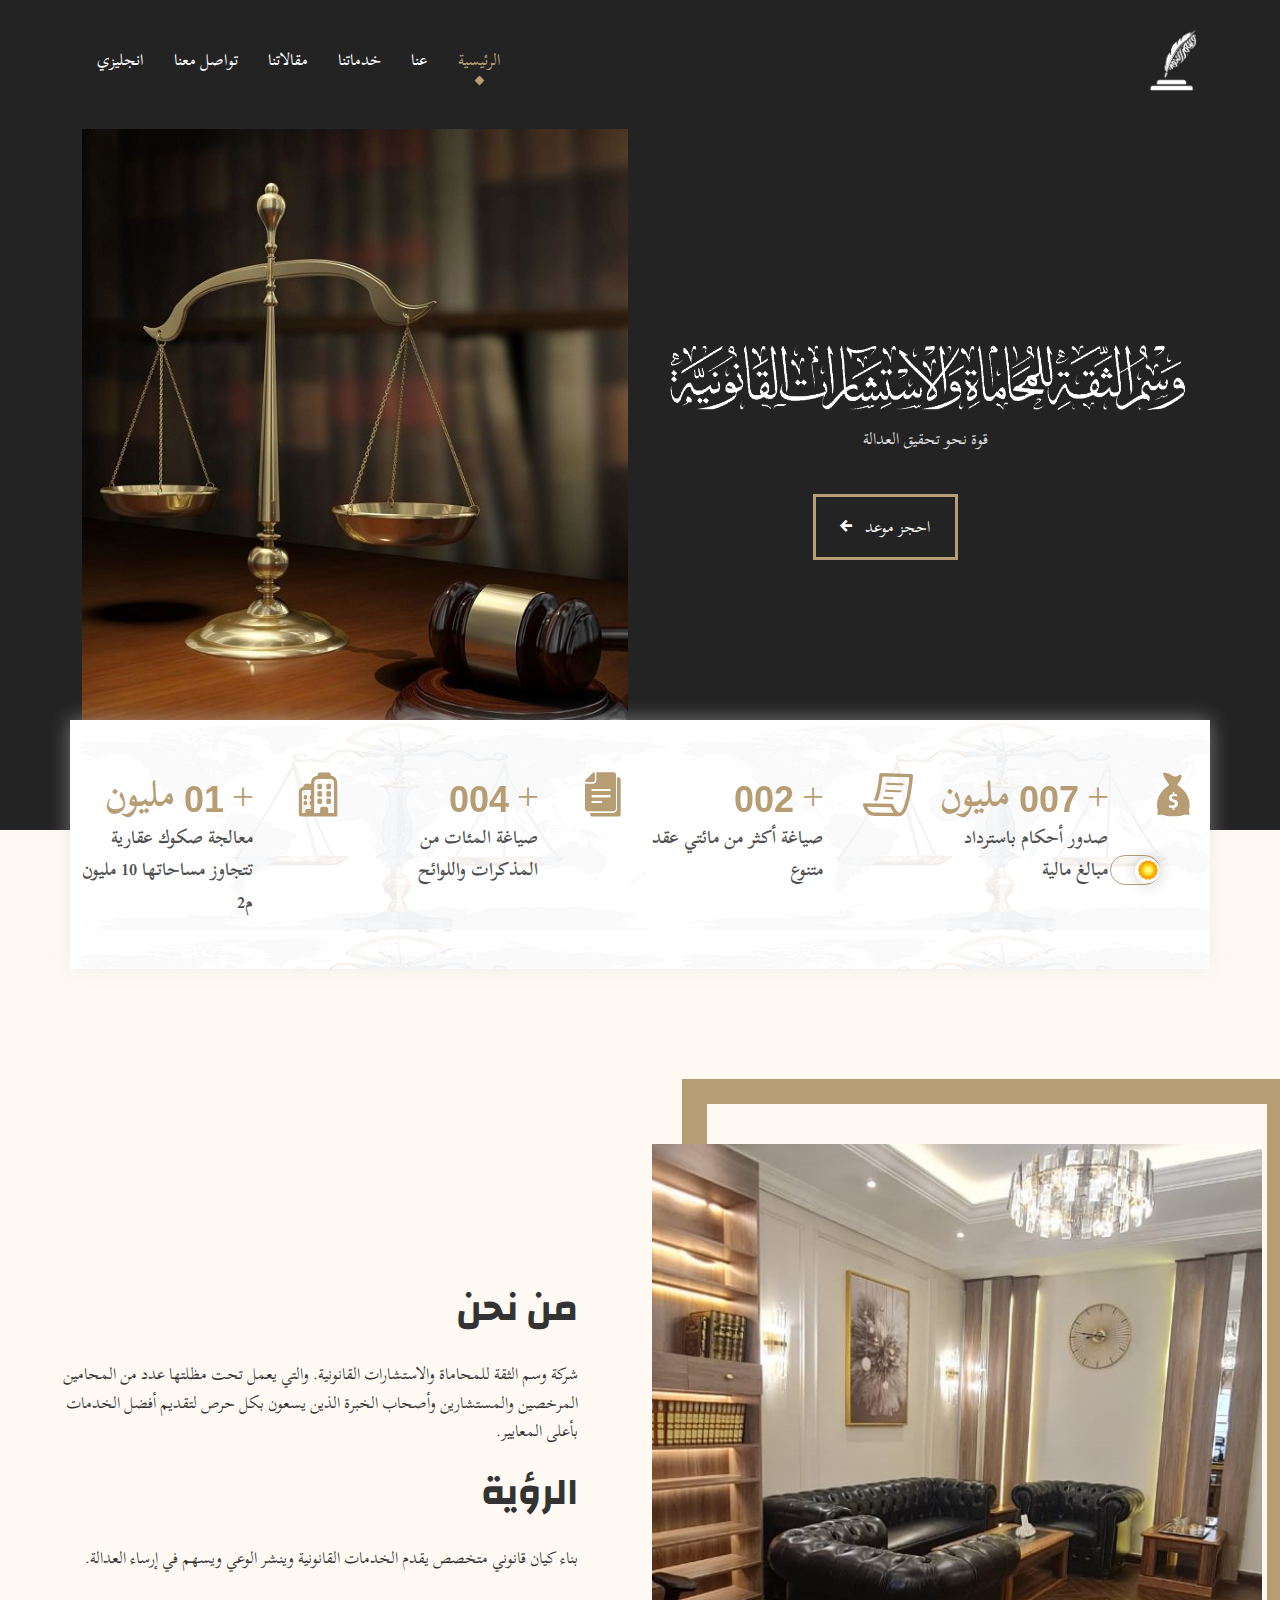
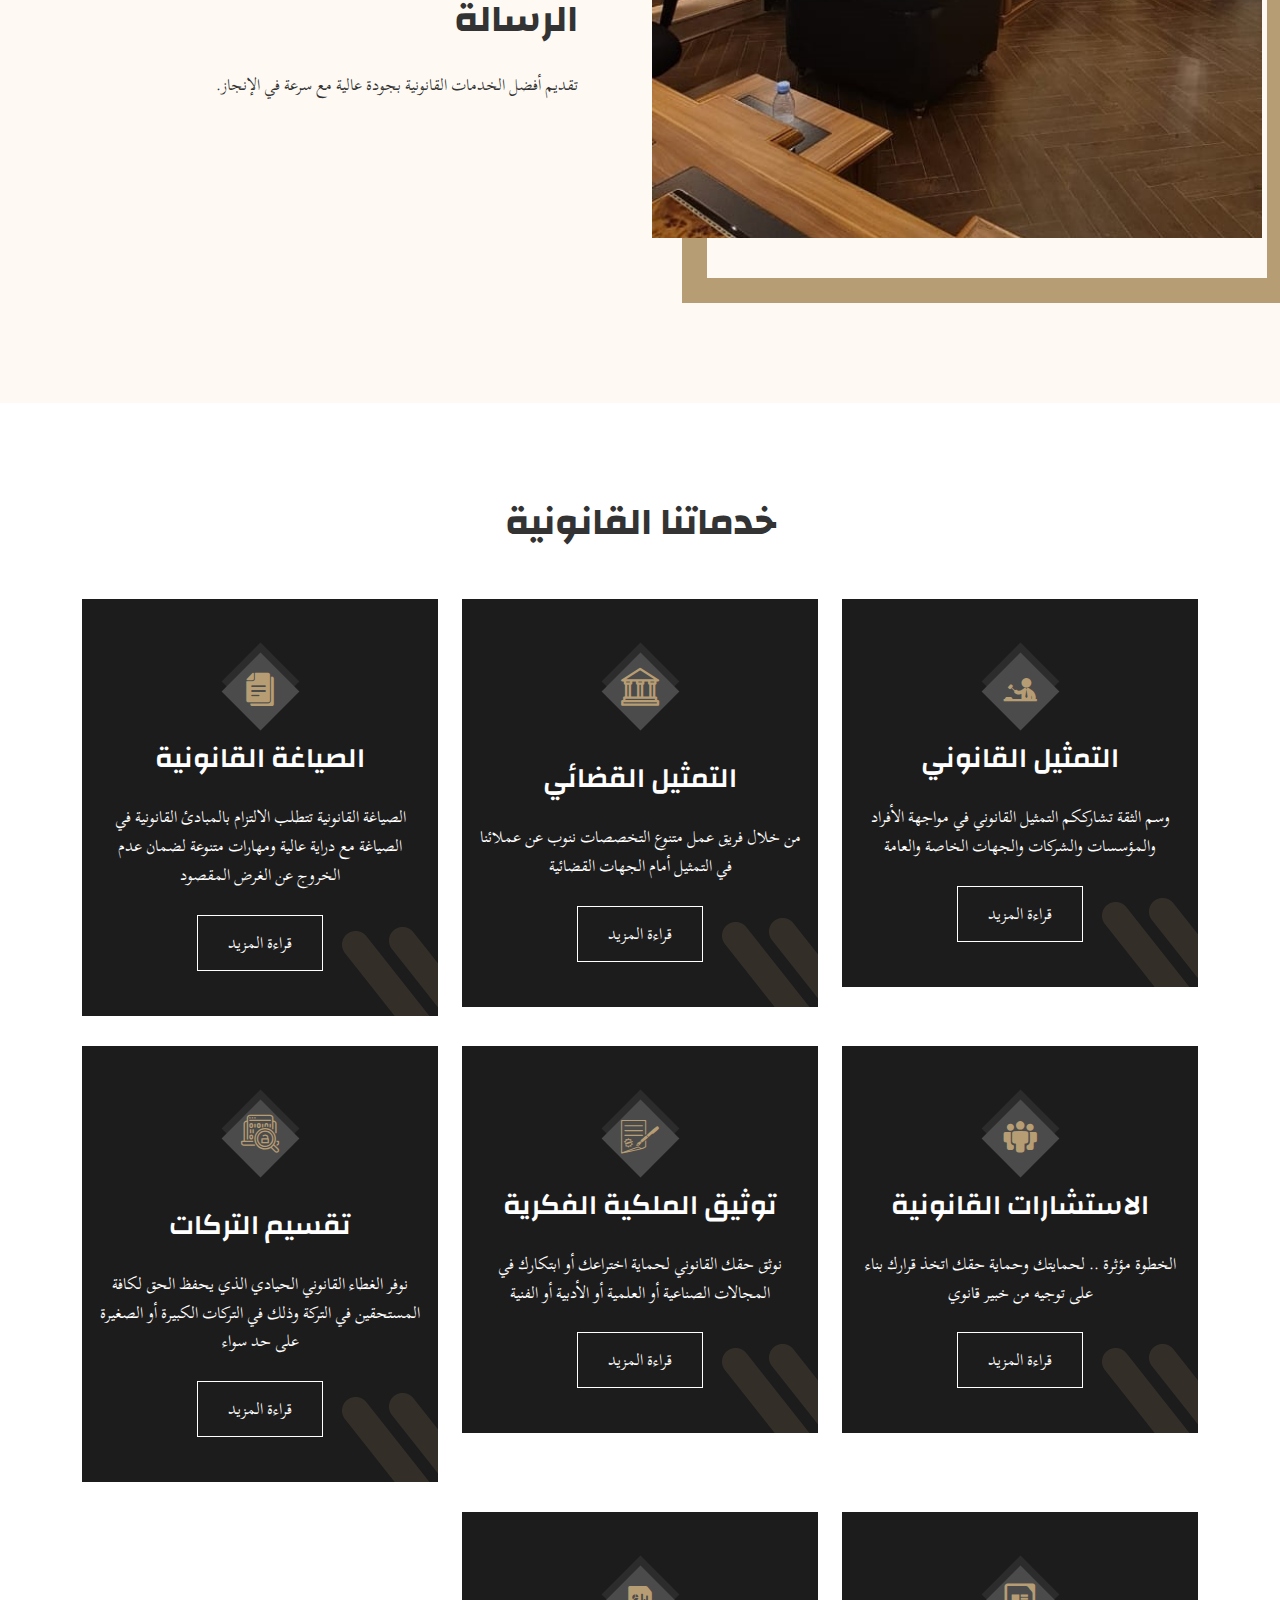
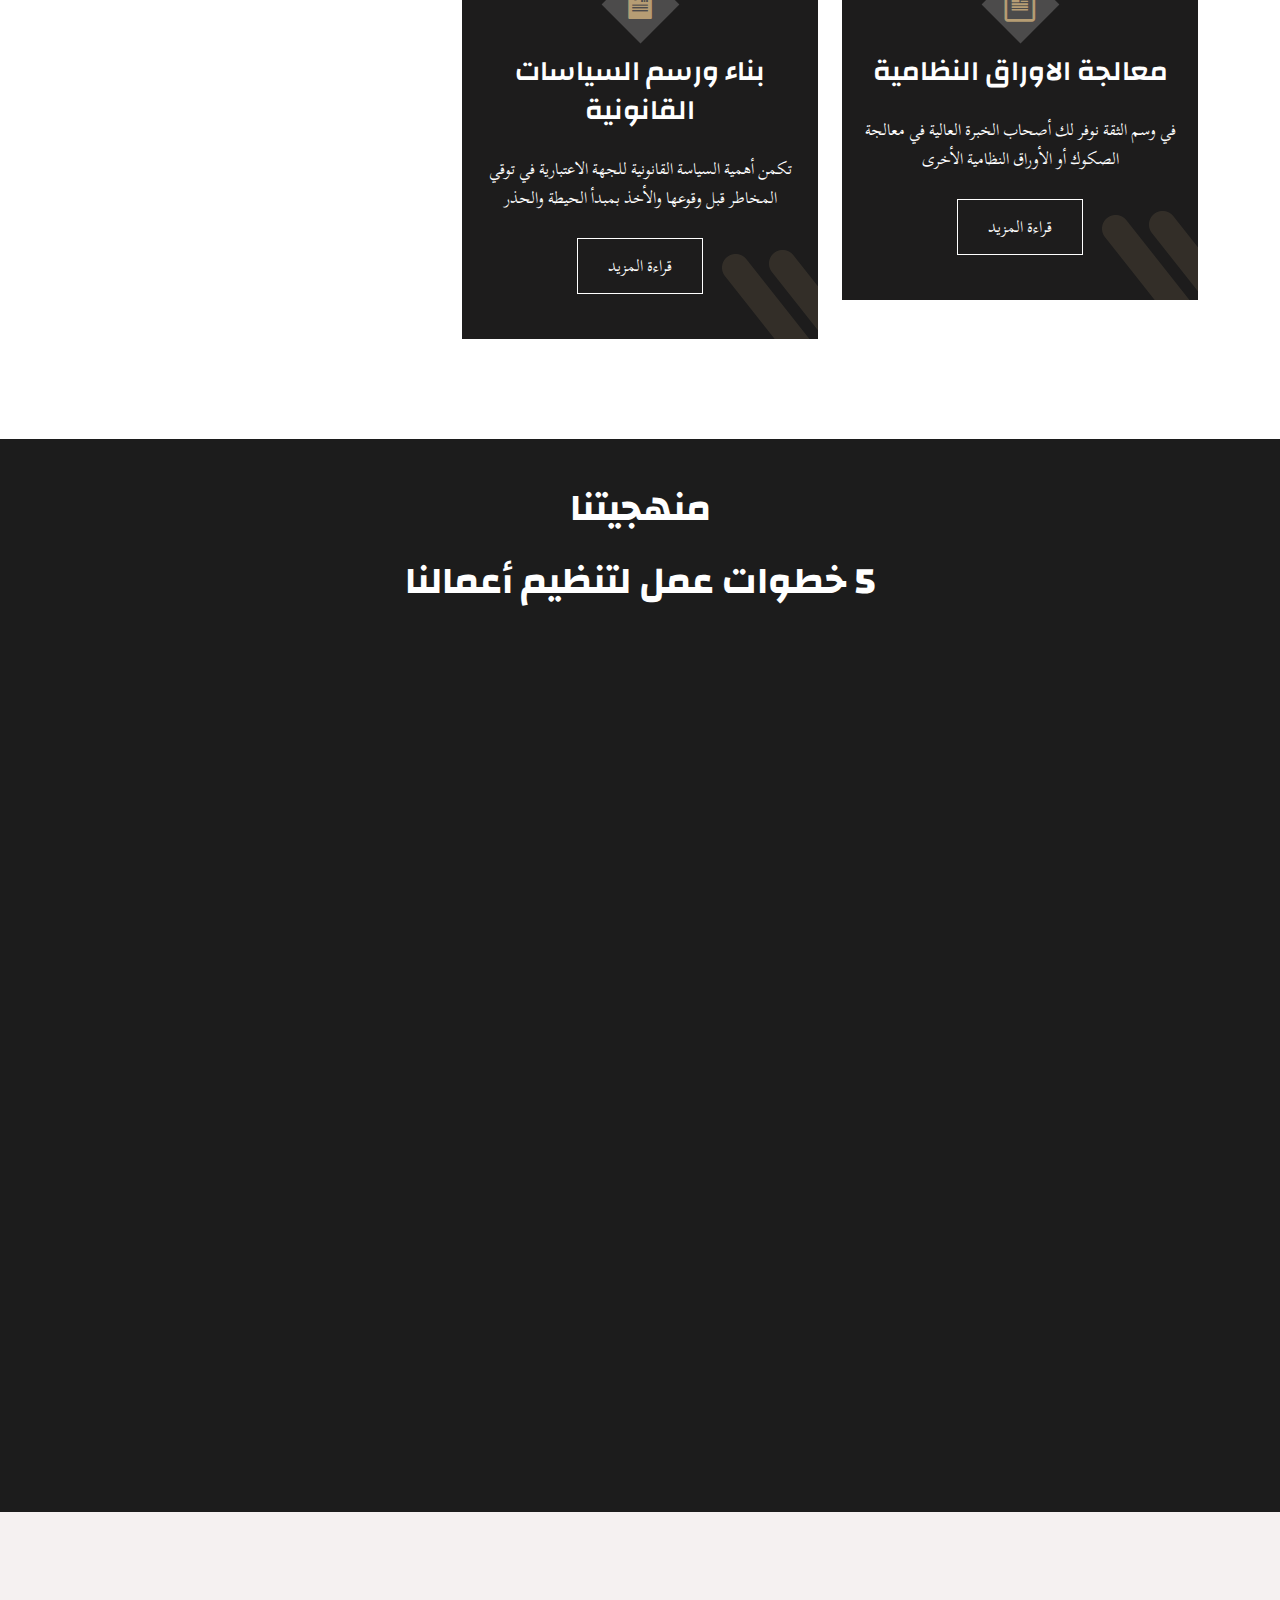
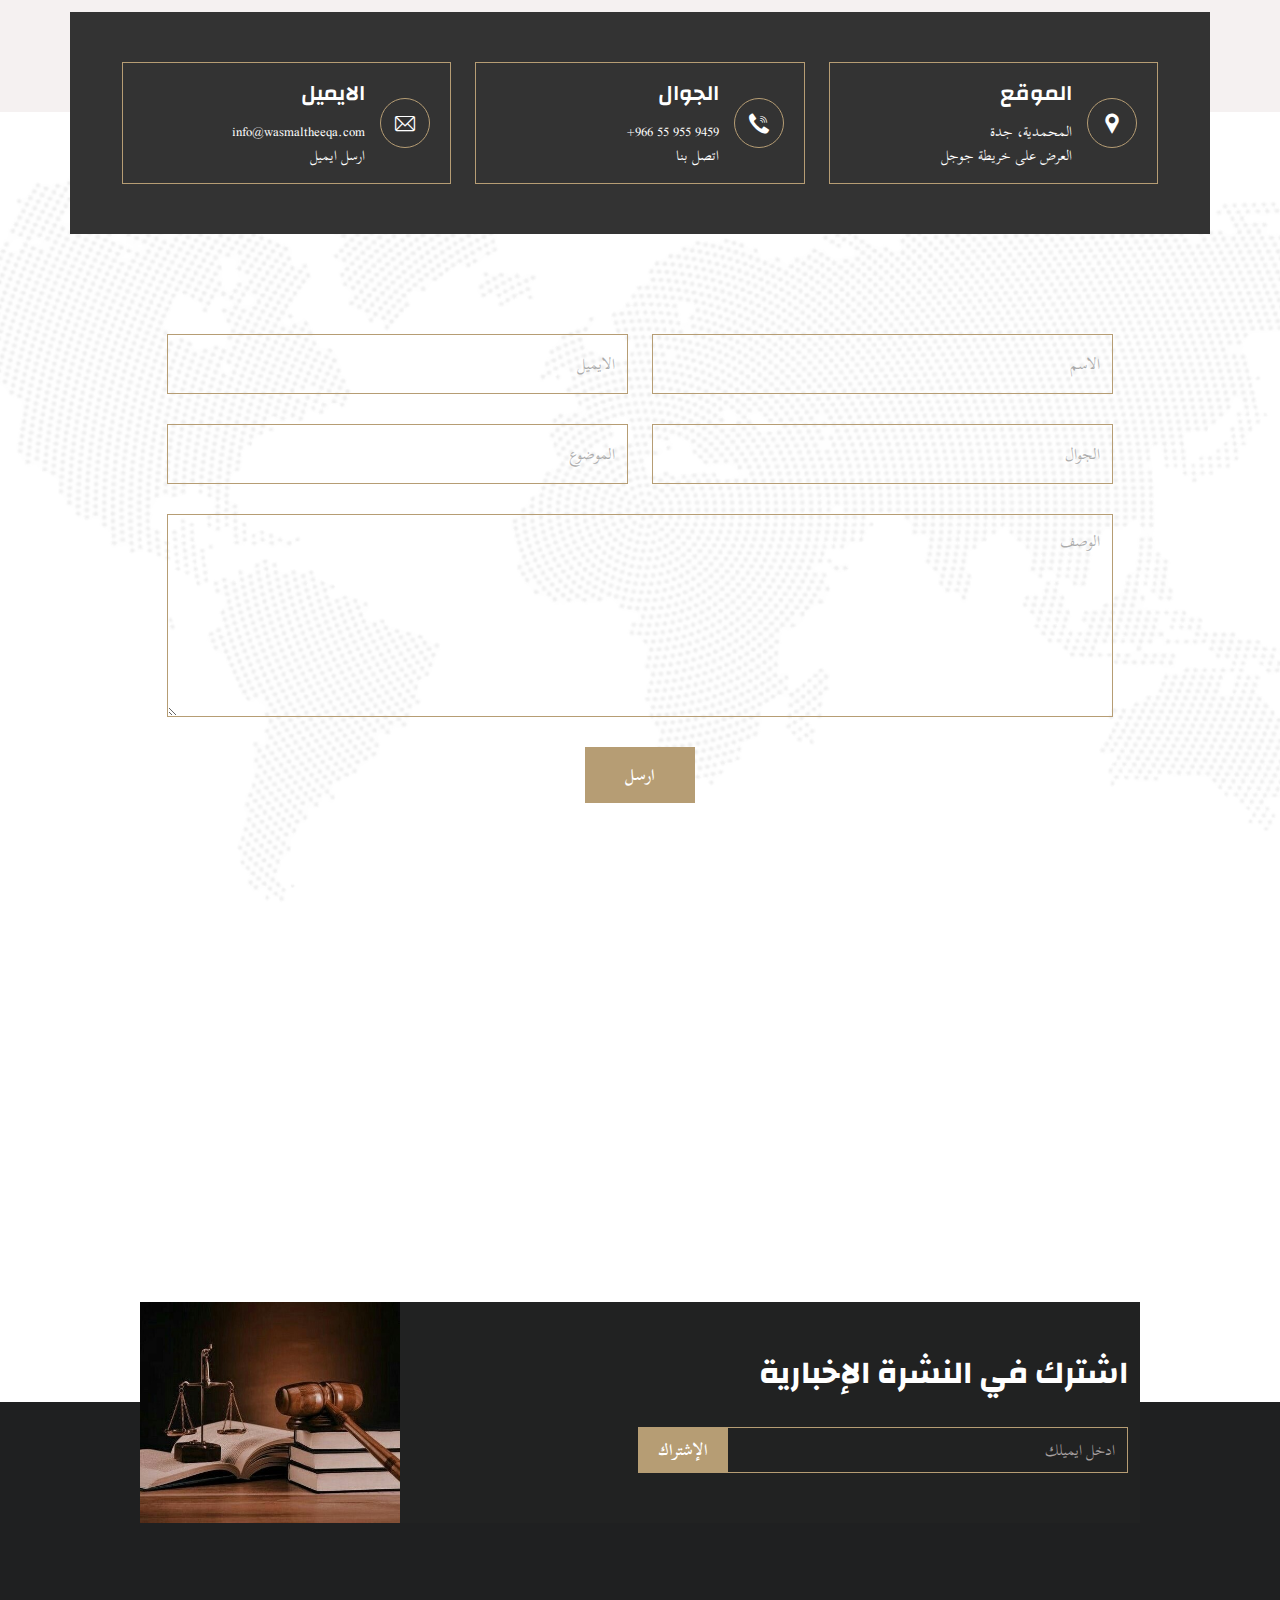
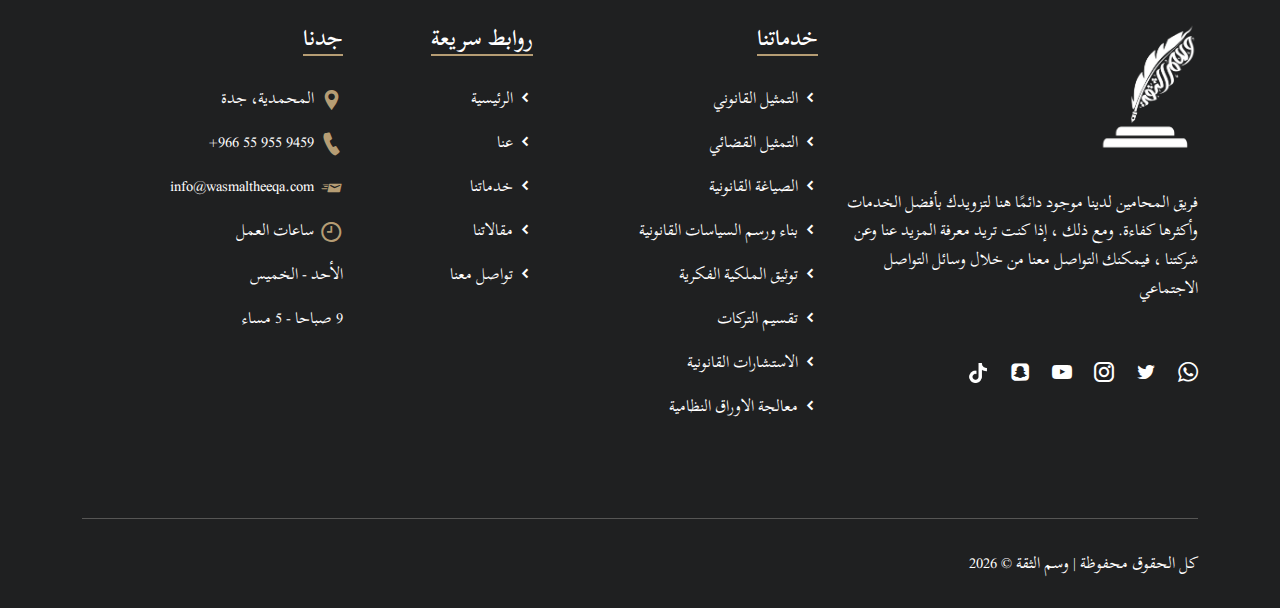
<file: index.html>
<!DOCTYPE html>
<html lang="ar" dir="rtl">
    <head>
        <meta charset="UTF-8">
        <meta name="viewport" content="width=device-width, initial-scale=1.0">

        <!-- fonts -->
        <link rel="preconnect" href="https://fonts.googleapis.com">
        <link rel="preconnect" href="https://fonts.gstatic.com" crossorigin>
        <link href="https://fonts.googleapis.com/css2?family=Blaka&family=Changa&family=Scheherazade+New&display=swap" rel="stylesheet">
        <!-- Bootstrap CSS -->
        <link rel="stylesheet" href="assets/css/bootstrap.rtl.min.css">
        <!-- Meanmenu CSS -->
        <link rel="stylesheet" href="assets/css/meanmenu.css">
        <!-- Icofont CSS -->
        <link rel="stylesheet" href="assets/css/icofont.min.css">
        <!-- Nice Select CSS -->
        <link rel="stylesheet" href="assets/css/nice-select.min.css">
        <!-- Owl Carousel CSS -->
        <link rel="stylesheet" href="assets/css/owl.carousel.min.css">
        <link rel="stylesheet" href="assets/css/owl.theme.default.min.css">
        <!-- Magnific Popup CSS -->
        <link rel="stylesheet" href="assets/css/magnific-popup.min.css">
        <!-- Flaticon CSS -->
        <link rel="stylesheet" href="assets/fonts/flaticon.css">
        <!-- Animate CSS -->
        <link rel="stylesheet" href="assets/css/animate.min.css">
        <!-- Odometer CSS -->
        <link rel="stylesheet" href="assets/css/odometer.min.css">
        <!-- Style CSS -->
        <link rel="stylesheet" href="assets/css/style.css">
        <!-- Responsive CSS -->
        <link rel="stylesheet" href="assets/css/responsive.css">
        <!-- Theme Dark CSS -->
        <link rel="stylesheet" href="assets/css/theme-dark.css">
        <!-- RTL CSS -->
        <link rel="stylesheet" href="assets/css/rtl.css">

        <title>وسم الثقة للمحاماة والاستشارات القانونية</title>

        <link rel="icon" type="image/png" href="assets/img/logo.png">
    </head>

    <body>

        <!-- Preloader -->
        <div class="loader">
            <div class="d-table">
                <div class="d-table-cell">
                    <div class="sk-folding-cube">
                        <div class="sk-cube1 sk-cube"></div>
                        <div class="sk-cube2 sk-cube"></div>
                        <div class="sk-cube4 sk-cube"></div>
                        <div class="sk-cube3 sk-cube"></div>
                    </div>
                </div>
            </div>
        </div>
        <!-- End Preloader -->

        <!-- Navbar -->
        <div class="navbar-area fixed-top">
            <!-- Menu For Mobile Device -->
            <div class="mobile-nav">
                <a href="index.html" class="logo">
                    <img style="width: 30px;" src="assets/img/logo.png" alt="Logo">
                </a>
            </div>

            <!-- Menu For Desktop Device -->
            <div class="main-nav">
                <div class="container">
                    <nav class="navbar navbar-expand-md navbar-light">
                        <a class="navbar-brand" href="index.html">
                            <img style="width: 50px;" src="assets/img/logo.png" alt="Logo">
                        </a>
                        <div class="collapse navbar-collapse mean-menu" id="navbarSupportedContent">
                            <ul class="navbar-nav">
                                <li class="nav-item">
                                    <a href="#home" class="nav-link active">الرئيسية</a>
                                </li>
                                <li class="nav-item">
                                    <a href="#about-us" class="nav-link">عنا</a>
                                </li>
                                <li class="nav-item">
                                    <a href="#services" class="nav-link">خدماتنا</a>
                                </li>
                                <li class="nav-item">
                                    <a href="https://wasmaltheeqaarticals.blogspot.com/" target="_blank" class="nav-link">مقالاتنا</a>
                                </li>
                                <li class="nav-item">
                                    <a href="#contact-us" class="nav-link">تواصل معنا</a>
                                </li>
                                <li class="nav-item">
                                    <a href="./wasm/index.html" class="nav-link">انجليزي</a>
                                </li>
                            </ul>
                        </div>
                    </nav>
                </div>
            </div>
        </div>
        <!-- End Navbar -->

        <!-- Banner -->
        <div id="home" class="banner-area banner-area-two banner-img-one">
            <div class="d-table">
                <div class="d-table-cell">
                    <div class="container">
                        <div class="row align-items-center">
                            <div class="col-lg-6">
                                <div class="banner-item">
                                    <div class="banner-left">
                                        <img src="./assets/img/banner-wh.png" alt="firm name">
                                        <p style="text-align: center;">قوة نحو تحقيق العدالة</p>
                                        <a href="#appointment">احجز موعد 
                                            <i class="icofont-arrow-left"></i>
                                        </a>
                                    </div>
                                </div>
                            </div>
                            <div class="col-lg-6">
                                <div class="banner-item">
                                    <div class="banner-right">
                                        <img src="assets/img/bannerbg.jpg" alt="Banner">
                                    </div>
                                </div>
                            </div>
                        </div>
                    </div>
                </div>
            </div>
        </div>
        <!-- End Banner -->

        <!-- Counter -->
        <div class="counter-area">
            <div class="container">
                <div class="row counter-bg">
                    <div class="col-12 col-sm-12 col-lg-3">
                        <div class="counter-item">
                            <i class="icofont-money-bag"></i>
                            <div class="counter-inner">
                                <h3>
                                    <span class="target">+</span>
                                    <span class="odometer" data-count="700">00</span>
                                    <span class="target">مليون</span>
                                </h3>
                                <p>صدور أحكام باسترداد مبالغ مالية</p>
                            </div>
                        </div>
                    </div>
                    <div class="col-12 col-sm-12 col-lg-3">
                        <div class="counter-item">
                            <i class="icofont-paper"></i>
                            <div class="counter-inner">
                                <h3>
                                    <span class="target">+</span>
                                    <span class="odometer" data-count="200">00</span>
                                </h3>
                                <p>صياغة أكثر من مائتي عقد متنوع</p>
                            </div>
                        </div>
                    </div>
                    <div class="col-12 col-sm-12 col-lg-3">
                        <div class="counter-item">
                            <i class="icofont-papers"></i>
                            <div class="counter-inner">
                                <h3>
                                    <span class="target">+</span>
                                    <span class="odometer" data-count="400">00</span>
                                </h3>
                                <p>صياغة المئات من المذكرات واللوائح</p>
                            </div>
                        </div>
                    </div>
                    <div class="col-12 col-sm-12 col-lg-3">
                        <div class="counter-item">
                            <i class="icofont-building-alt"></i>
                            <div class="counter-inner">
                                <h3>
                                    <span class="target">+</span>
                                    <span class="odometer" data-count="10">00</span>
                                    <span class="target">مليون</span>
                                </h3>
                                <p>معالجة صكوك عقارية <br>تتجاوز مساحاتها 10 مليون م2</p>
                            </div>
                        </div>
                    </div>
                </div>
            </div>
        </div>
        <!-- End Counter -->

        <!-- Help -->
        <div id="about-us" class="help-area help-area-two pb-70">
            <div class="container-fluid">
                <div class="row align-items-center">
                    <div class="col-lg-6">
                        <div class="help-item help-left">
                            <img src="assets/img/about.jpeg" alt="Help">
                        </div>
                    </div>
                    <div class="col-lg-6">
                        <div class="help-item">
                            <div class="help-right">
                                <h2>من نحن</h2>
                                <p>شركة وسم الثقة للمحاماة والاستشارات القانونية. والتي يعمل تحت مظلتها عدد من المحامين المرخصين والمستشارين وأصحاب الخبرة الذين يسعون بكل حرص لتقديم أفضل الخدمات بأعلى المعايير. </p>
                                <h2>الرؤية</h2>
                                <p>بناء كيان قانوني متخصص يقدم الخدمات القانونية وينشر الوعي ويسهم في إرساء العدالة.</p>
                                <h2>الرسالة</h2>
                                <p>تقديم أفضل الخدمات القانونية بجودة عالية مع سرعة في الإنجاز.</p>
                            </div>
                        </div>
                    </div>
                </div>
            </div>
        </div>
        <!-- End Help -->

        <!-- Practice -->
        <section id="services" class="practice-area practice-area-two pt-100 pb-70">
            <div class="container">
                <div class="section-title">
                    <h2>خدماتنا القانونية</h2>
                </div>
                <div class="row">
                    <div id="lr" class="col-sm-6 col-lg-4">
                        <div class="practice-item">
                            <div class="practice-icon">
                                <i class="icofont-legal"></i>
                            </div>
                            <h3>التمثيل القانوني</h3>
                            <p>وسم الثقة تشارككم التمثيل القانوني في مواجهة الأفراد والمؤسسات والشركات والجهات الخاصة والعامة</p>
                            <a href="#services">قراءة المزيد</a>
                            <img class="practice-shape-one" src="assets/img/bar1.png" alt="Shape">
                            <img class="practice-shape-two" src="assets/img/bar2.png" alt="Shape">
                        </div>
                    </div>
                    <div id="jr" class="col-sm-6 col-lg-4">
                        <div class="practice-item">
                            <div class="practice-icon">
                                <i class="flaticon-law"></i>
                            </div>
                            <h3>التمثيل القضائي</h3>
                            <p>من خلال فريق عمل متنوع التخصصات ننوب عن عملائنا في التمثيل أمام الجهات القضائية</p>
                            <a href="Judicial Representation.html">قراءة المزيد</a>
                            <img class="practice-shape-one" src="assets/img/bar1.png" alt="Shape">
                            <img class="practice-shape-two" src="assets/img/bar2.png" alt="Shape">
                        </div>
                    </div>
                    <div id="ld" class="col-sm-6 col-lg-4">
                        <div class="practice-item">
                            <div class="practice-icon">
                                <i class="icofont-papers"></i>
                            </div>
                            <h3>الصياغة القانونية</h3>
                            <p>الصياغة القانونية تتطلب الالتزام بالمبادئ القانونية في الصياغة مع دراية عالية ومهارات متنوعة لضمان عدم الخروج عن الغرض المقصود</p>
                            <a href="Legal Drafting.html">قراءة المزيد</a>
                            <img class="practice-shape-one" src="assets/img/bar1.png" alt="Shape">
                            <img class="practice-shape-two" src="assets/img/bar2.png" alt="Shape">
                        </div>
                    </div>
                    <div id="lc" class="col-sm-6 col-lg-4">
                        <div class="practice-item">
                            <div class="practice-icon">
                                <i class="icofont-people"></i>
                            </div>
                            <h3>الاستشارات القانونية</h3>
                            <p>الخطوة مؤثرة .. لحمايتك وحماية حقك اتخذ قرارك بناء على توجيه من خبير قانوي</p>
                            <a href="Legal Consultation.html">قراءة المزيد</a>
                            <img class="practice-shape-one" src="assets/img/bar1.png" alt="Shape">
                            <img class="practice-shape-two" src="assets/img/bar2.png" alt="Shape">
                        </div>
                    </div>
                    <div id="ip" class="col-sm-6 col-lg-4">
                        <div class="practice-item">
                            <div class="practice-icon">
                                <i class="icofont-law-document"></i>
                            </div>
                            <h3>توثيق الملكية الفكرية</h3>
                            <p>نوثق حقك القانوني لحماية اختراعك أو ابتكارك في المجالات الصناعية أو العلمية أو الأدبية أو الفنية</p>
                            <a href="Intellectual Property Documentation.html">قراءة المزيد</a>
                            <img class="practice-shape-one" src="assets/img/bar1.png" alt="Shape">
                            <img class="practice-shape-two" src="assets/img/bar2.png" alt="Shape">
                        </div>
                    </div>
                    <div id="de" class="col-sm-6 col-lg-4">
                        <div class="practice-item">
                            <div class="practice-icon">
                                <i class="flaticon-vulnerability"></i>
                            </div>
                            <h3>تقسيم التركات</h3>
                            <p>نوفر الغطاء القانوني الحيادي الذي يحفظ الحق لكافة المستحقين في التركة وذلك في التركات الكبيرة أو الصغيرة على حد سواء</p>
                            <a href="Division of Estates.html">قراءة المزيد</a>
                            <img class="practice-shape-one" src="assets/img/bar1.png" alt="Shape">
                            <img class="practice-shape-two" src="assets/img/bar2.png" alt="Shape">
                        </div>
                    </div>
                    <div id="ps" class="col-sm-6 col-lg-4">
                        <div class="practice-item">
                            <div class="practice-icon">
                                <i class="icofont-file-document"></i>
                            </div>
                            <h3>معالجة الاوراق النظامية</h3>
                            <p>في وسم الثقة نوفر لك أصحاب الخبرة العالية في معالجة الصكوك أو الأوراق النظامية الأخرى</p>
                            <a href="Processing of Systemic Papers.html">قراءة المزيد</a>
                            <img class="practice-shape-one" src="assets/img/bar1.png" alt="Shape">
                            <img class="practice-shape-two" src="assets/img/bar2.png" alt="Shape">
                        </div>
                    </div>
                    <div id="bf" class="col-sm-6 col-lg-4">
                        <div class="practice-item">
                            <div class="practice-icon">
                                <i class="icofont-data"></i>
                            </div>
                            <h3>بناء ورسم السياسات القانونية</h3>
                            <p>تكمن أهمية السياسة القانونية للجهة الاعتبارية في توقي المخاطر قبل وقوعها والأخذ بمبدأ الحيطة والحذر</p>
                            <a href="Building and Formulating Legal Policies for Companies and Legal Entities.html">قراءة المزيد</a>
                            <img class="practice-shape-one" src="assets/img/bar1.png" alt="Shape">
                            <img class="practice-shape-two" src="assets/img/bar2.png" alt="Shape">
                        </div>
                    </div>
                </div>
            </div>
        </section>
        <!-- End Practice -->

        <!-- Expertise -->
        <section id="methodology" class="expertise-area expertise-area-two">
            <div class="container">
                <div class="row align-items-center">
                    <div class="col-lg-12">
                        <div class="section-title text-left">
                            <h2 style="margin-top: 50px;">منهجيتنا</h2>
                            <h2>5 خطوات عمل لتنظيم أعمالنا</h2>
                        </div>
                       <div class="expertise-item">
                            <ul>
                                <li class="wow fadeInUp" data-wow-delay=".3s">
                                    <div class="expertise-icon">
                                        <i><img src="assets/img/1.png"></i>
                                        <img src="assets/img/b.png" alt="Shape">
                                    </div>
                                    <h3>تحديد احتياجات العميل </h3>
                                    <p>من خلال تزويد العميل بنماذج قام بإعدادها خبراء من شركتنا تساعد في تلبية احتياج العميل بدقة </p>
                                </li>
                                <li class="wow fadeInUp" data-wow-delay=".4s">
                                    <div class="expertise-icon">
                                        <i><img src="assets/img/2.png"></i>
                                        <img src="assets/img/b.png" alt="Shape">
                                    </div>
                                    <h3>رسم خارطة الطريق لكامل الخدمة</h3>
                                    <p>يتم وضع الخطوط الرئيسية للخدمة وطريقة تنفيذها والجدول الزمني للتنفيذ والجهات المرتبطة بها ويُعرض على العميل لاعتماده والبدء بالتنفيذ</p>
                                </li>
                                <li class="wow fadeInUp" data-wow-delay=".5s">
                                    <div class="expertise-icon">
                                        <i><img src="assets/img/3.png"></i>
                                        <img src="assets/img/b.png" alt="Shape">
                                    </div>
                                    <h3>البدء في تنفيذ الخدمة</h3>
                                    <p>يتم تنفيذ الخدمة بمشاركة العميل وفق الجدول المتفق عليه وبعد الانتهاء من كل مرحلة من مراحل التنفيذ يتم تزويد العميل بتقرير مفصل يوضح المُخرج الذي تم إنجازه</p>
                                </li>
                                <li class="wow fadeInUp" data-wow-delay=".3s">
                                    <div class="expertise-icon">
                                        <i><img src="assets/img/4.png"></i>
                                        <img src="assets/img/b.png" alt="Shape">
                                    </div>
                                    <h3>تسليم الخدمة</h3>
                                    <p>يتم التسليم بموجب محضر موقع من طرفي التعاقد ويرفق مع المحضر كامل مخرجات الخدمة</p>
                                </li>
                                <li class="wow fadeInUp" data-wow-delay=".4s">
                                    <div class="expertise-icon">
                                        <i><img src="assets/img/5.png"></i>
                                        <img src="assets/img/b.png" alt="Shape">
                                    </div>
                                    <h3>تقييم رضا العميل</h3>
                                    <p>يُزود العميل باستبانه لتقييم الخدمة المقدمة وبيان مدى رضاه عنها</p>
                                </li>
                            </ul>
                       </div>
                    </div>
                </div>
            </div>
        </section>
        <!-- End Expertise -->

        <section class="practice-area ptb-100"></section>


        <!-- Contact Form -->
        <div id="contact-us" class="contact-form contact-form-four pb-100">
            <!-- Location -->
            <div class="loaction-area">
                <div class="container">
                    <div class="row location-bg">
                        <div class="col-sm-6 col-lg-4">
                            <div class="location-item">
                                <div class="location-icon">
                                    <i class="flaticon-pin"></i>
                                </div>
                                <h3>الموقع</h3>
                                <ul>
                                    <li>
                                        <a>المحمدية، جدة</a>
                                    </li>
                                    <li>
                                        <a href="https://maps.app.goo.gl/Nbdseb1qMHSGeEA2A" target="_blank">العرض على خريطة جوجل</a>
                                    </li>
                                </ul>
                            </div>
                        </div>
                        <div class="col-sm-6 col-lg-4">
                            <div class="location-item">
                                <div class="location-icon">
                                    <i class="flaticon-call"></i>
                                </div>
                                <h3>الجوال</h3>
                                <ul>
                                    <li> 
                                        <a>9459 955 55 966+</a>
                                    </li>
                                    <li>
                                        <a href="tel:055-955-9459">اتصل بنا</a>
                                    </li>
                                </ul>
                            </div>
                        </div>
                        <div class="col-sm-6 offset-sm-3 offset-lg-0 col-lg-4">
                            <div class="location-item">
                                <div class="location-icon">
                                    <i class="flaticon-email"></i>
                                </div>
                                <h3>الايميل</h3>
                                <ul>
                                    <li>
                                        <a>info@wasmaltheeqa.com</a>
                                    </li>
                                    <li>
                                        <a href="mailto:info@wasmaltheeqa.com">ارسل ايميل</a>
                                    </li>
                                </ul>
                            </div>
                        </div>
                    </div>
                </div>
            </div>
            <!-- End Location -->

            <div id="appointment" class="container-fluid">
                <form id="contactForm" action="./assets/php/contact-form-handler.php" method="post">
                    <div class="row contact-wrap">
                        <div class="col-sm-6 col-lg-6">
                            <div class="form-group">
                                <input type="text" name="name" id="name" class="form-control" required data-error="الرجاء ادخال الاسم" placeholder="الاسم">
                                <!-- <div class="help-block with-errors"></div> -->
                            </div>
                        </div>

                        <div class="col-sm-6 col-lg-6">
                            <div class="form-group">
                                <input type="email" name="email" id="email" class="form-control" required data-error="الرجاء ادخال الايميل" placeholder="الايميل">
                                <!-- <div class="help-block with-errors"></div> -->
                            </div>
                        </div>

                        <div class="col-sm-6 col-lg-6">
                            <div class="form-group">
                                <input type="text" name="phone_number" id="phone_number" required data-error="الرجاء ادخال رقم الجوال" class="form-control" placeholder="الجوال">
                                <!-- <div class="help-block with-errors"></div> -->
                            </div>
                        </div>

                        <div class="col-sm-6 col-lg-6">
                            <div class="form-group">
                                <input type="text" name="msg_subject" id="msg_subject" class="form-control" required data-error="الرجاء ادخال الموضوع" placeholder="الموضوع" maxlength="30">
                                <!-- <div class="help-block with-errors"></div> -->
                            </div>
                        </div>

                        <div class="col-md-12 col-lg-12">
                            <div class="form-group">
                                <textarea name="message" class="form-control" id="message" cols="30" rows="8" required data-error="الرجاء كتابة الرسالة" placeholder="الوصف" maxlength="400"></textarea>
                                <!-- <div class="help-block with-errors"></div> -->
                            </div>
                        </div>

                        <div class="col-md-12 col-lg-12">
                            <div class="text-center">
                                <button type="submit" class="contact-btn">ارسل</button>
                            </div>
                            <!-- <div id="msgSubmit" class="h3 text-center hidden"></div>
                            <div class="clearfix"></div> -->
                        </div>
                    </div>
                </form>
            </div>
        </div>
        <!-- End Contact Form -->

        <!-- Start Map Area -->
		<div class="map-area">
            <iframe src="https://www.google.com/maps/embed?pb=!1m18!1m12!1m3!1d3708.251508648225!2d39.12414078525692!3d21.654071485663!2m3!1f0!2f0!3f0!3m2!1i1024!2i768!4f13.1!3m3!1m2!1s0x15c3d983d41acc61%3A0x1a9dfd164eed2ade!2z2LTYsdmD2Kkg2YjYs9mFINin2YTYq9mC2Kk!5e0!3m2!1sar!2seg!4v1672189143097!5m2!1sar!2seg" width="600" height="450" style="border:0;" allowfullscreen="" loading="lazy" referrerpolicy="no-referrer-when-downgrade"></iframe>
		</div>
		<!-- End Map Area -->

        <!-- Footer -->
        <footer>
            
            <!-- Newsletter -->
            <div class="newsletter-area">
                <div class="container">
                    <img src="assets/img/newsletter.jpg" alt="Shape">
                    <h2>اشترك في النشرة الإخبارية</h2>
                    <form name="submit-to-google-sheet" class="newsletter-form">
                        <input type="email" class="form-control" placeholder="ادخل ايميلك" name="EMAIL" required autocomplete="off">

                        <button class="btn contact-btn" type="submit">
                            الإشتراك
                        </button>

                        <!-- <div id="validator-newsletter" class="form-result"></div> -->
                    </form>
                    <span id="msg"></span>
                </div>
            </div>
            <!-- End Newsletter -->


            <!-- <div class="newsletter-area">
                <div class="container">
                    <img src="assets/img/newsletter.jpg" alt="Shape">
                    <h2>اشترك في النشرة الإخبارية</h2>
                    <form class="newsletter-form" data-toggle="validator">
                        <input type="email" class="form-control" placeholder="ادخل ايميلك" name="EMAIL" required autocomplete="off">

                        <button class="btn contact-btn" type="submit">
                            الإشتراك
                        </button>

                        <div id="validator-newsletter" class="form-result"></div>
                    </form>
                    <span id="msg"></span>
                </div>
            </div> -->


            <div class="container">
                <div class="row">
                    <div class="col-sm-6 col-lg-4">
                        <div class="footer-item">
                            <div class="footer-logo">
                                <a href="index.html">
                                    <img class="loogo" src="assets/img/logo.png" alt="Logo">
                                </a>
                                <p>فريق المحامين لدينا موجود دائمًا هنا لتزويدك بأفضل الخدمات وأكثرها كفاءة. ومع ذلك ، إذا كنت تريد معرفة المزيد عنا وعن شركتنا ، فيمكنك التواصل معنا من خلال وسائل التواصل الاجتماعي</p>
                                <ul>
                                    <li>
                                        <a href="https://api.whatsapp.com/send/?phone=966559559459&text&type=phone_number&app_absent=0" target="_blank">
                                            <i class="icofont-brand-whatsapp"></i>
                                        </a>
                                    </li>
                                    <li>
                                        <a href="https://twitter.com/wasmaltheeqa?t=usjONj2ov5GxThD5HKJTzQ&s=09" target="_blank">
                                            <i class="icofont-twitter"></i>
                                        </a>
                                    </li>
                                    <li>
                                        <a href="https://instagram.com/wasmaltheeqa?igshid=YmMyMTA2M2Y=" target="_blank">
                                            <i class="icofont-instagram"></i>
                                        </a>
                                    </li>
                                    
                                    <li>
                                        <a href="https://www.youtube.com/channel/UCWurTCGphEZCkAbqvV_mAUA" target="_blank">
                                            <i class="icofont-youtube-play"></i>
                                        </a>
                                    </li>
                                    <li>
                                        <a href="https://www.snapchat.com/add/wasmaltheeqa?share_id=YAU7TP9-sMo&locale=ar-AE" target="_blank">
                                            <i class="icofont-snapchat"></i>
                                        </a>
                                    </li>
                                    <li>
                                        <a href="https://www.tiktok.com/@wasmaltheeqa" target="_blank">
                                            <img style="width: 20px; padding-top: 30px;" src="assets/img/tik-tok-w.png">
                                        </a>
                                    </li>
                                </ul>
                            </div>
                        </div>
                    </div>
                    <div class="col-sm-6 col-lg-3">
                        <div class="footer-item">
                            <div class="footer-service">
                                <h3>خدماتنا</h3>
                                <ul>
                                    <li>
                                        <a href="#lr">
                                            <i class="icofont-simple-left"></i>
                                            التمثيل القانوني
                                        </a>
                                    </li>
                                    <li>
                                        <a href="Judicial Representation.html">
                                            <i class="icofont-simple-left"></i>
                                            التمثيل القضائي
                                        </a>
                                    </li>
                                    <li>
                                        <a href="Legal Drafting.html">
                                            <i class="icofont-simple-left"></i>
                                            الصياغة القانونية
                                        </a>
                                    </li>
                                    <li>
                                        <a href="Building and Formulating Legal Policies for Companies and Legal Entities.html">
                                            <i class="icofont-simple-left"></i>
                                            بناء ورسم السياسات القانونية
                                        </a>
                                    </li>
                                    <li>
                                        <a href="Intellectual Property Documentation.html">
                                            <i class="icofont-simple-left"></i>
                                            توثيق الملكية الفكرية
                                        </a>
                                    </li>
                                    <li>
                                        <a href="Division of Estates.html">
                                            <i class="icofont-simple-left"></i>
                                            تقسيم التركات
                                        </a>
                                    </li>
                                    <li>
                                        <a href="Legal Consultation.html">
                                            <i class="icofont-simple-left"></i>
                                            الاستشارات القانونية
                                        </a>
                                    </li>
                                    <li>
                                        <a href="Processing of Systemic Papers.html">
                                            <i class="icofont-simple-left"></i>
                                            معالجة الاوراق النظامية
                                        </a>
                                    </li>
                                </ul>
                            </div>
                        </div>
                    </div>
                    <div class="col-sm-6 col-lg-2">
                        <div class="footer-item">
                            <div class="footer-service">
                                <h3>روابط سريعة</h3>
                                <ul>
                                    <li>
                                        <a href="index.html">
                                            <i class="icofont-simple-left"></i>
                                            الرئيسية
                                        </a>
                                    </li>
                                    <li>
                                        <a href="#about-us">
                                            <i class="icofont-simple-left"></i>
                                            عنا
                                        </a>
                                    </li>
                                    <li>
                                        <a href="#services">
                                            <i class="icofont-simple-left"></i>
                                            خدماتنا
                                        </a>
                                    </li>
                                    <li>
                                        <a href="https://wasmaltheeqaarticals.blogspot.com/" target="_blank">
                                            <i class="icofont-simple-left"></i>
                                            مقالاتنا
                                        </a>
                                    </li>
                                    <li>
                                        <a href="#contact-us">
                                            <i class="icofont-simple-left"></i>
                                            تواصل معنا
                                        </a>
                                    </li>
                                </ul>
                            </div>
                        </div>
                    </div>
                    <div class="col-sm-6 col-lg-3">
                        <div class="footer-item">
                            <div class="footer-find">
                                <h3>جدنا</h3>
                                <ul>
                                    <li>
                                        <a href="https://maps.app.goo.gl/Nbdseb1qMHSGeEA2A" target="_blank">
                                            <i class="icofont-location-pin"></i>
                                            المحمدية، جدة
                                        </a>
                                    </li>
                                    <li>
                                        <i class="icofont-ui-call"></i>
                                        <a href="tel:055-955-9459">9459 955 55 966+</a>
                                    </li>
                                    <li>
                                        <i class="icofont-send-mail"></i>
                                        <a href="mailto:info@wasmaltheeqa.com">info@wasmaltheeqa.com</a>
                                    </li>
                                    <li>
                                        <i class="icofont-clock-time"></i>ساعات العمل
                                        <ul class="hour" style="margin-left: 32px;">
                                            <li></li>
                                            <li>الأحد - الخميس</li>
                                            <li>9 صباحا - 5 مساء</li>
                                        </ul>
                                    </li>
                                </ul>
                            </div>
                        </div>
                    </div>
                </div>
                <div class="copyright-area">
                    <div class="row">
                        <div class="col-sm-7 col-lg-6">
                            <div class="copyright-item">
                                <p>كل الحقوق محفوظة | <a href="index.html"> وسم الثقة</a> &copy; <script>document.write(new Date().getFullYear());</script></p>
                            </div>
                        </div>
                    </div>
                </div>
            </div>
        </footer>
        <!-- End Footer -->


        <script>
            const scriptURL = 'https://script.google.com/macros/s/AKfycbwEaSBGxzvAiTr7qqZPVHom2qGwJv7sHh1tkcaNlBPvftwNtFRjSRCmmIdITrVdXD3dpg/exec'
            const form = document.forms['submit-to-google-sheet']
            const msg = document.getElementById("msg")
          
            form.addEventListener('submit', e => {
              e.preventDefault()
              fetch(scriptURL, { method: 'POST', body: new FormData(form)})
                .then(response => {
                    msg.innerHTML = "Thank you for subscribing!"
                    setTimeout(function(){
                        msg.innerHTML = ""
                    },4000)
                    form.reset()
                })
                .catch(error => console.error('Error!', error.message))
            })
        </script>


        <!-- Essential JS -->
        <script src="assets/js/jquery.min.js"></script>
        <script src="assets/js/bootstrap.bundle.min.js"></script>
        <!-- Meanmenu JS -->
        <script src="assets/js/jquery.meanmenu.js"></script>
        <!-- Nice Select JS -->
        <script src="assets/js/jquery.nice-select.min.js"></script>
        <!-- Form Ajaxchimp JS -->
		<!-- <script src="assets/js/jquery.ajaxchimp.min.js"></script> -->
		<!-- Form Validator JS -->
		<script src="assets/js/form-validator.min.js"></script>
		<!-- Contact JS -->
        <!-- <script src="assets/js/contact-form-script.js"></script> -->
        <!-- Owl Carousel JS -->
        <script src="assets/js/owl.carousel.min.js"></script>
        <!-- Odometer JS -->
        <script src="assets/js/odometer.min.js"></script>
        <script src="assets/js/jquery.appear.min.js"></script>
        <!-- Magnific Popup JS -->
        <script src="assets/js/jquery.magnific-popup.min.js"></script>
        <!-- Wow JS -->
        <script src="assets/js/wow.min.js"></script>
        <!-- Custom JS -->
        <script src="assets/js/custom.js"></script>

    </body>
</html>
</file>
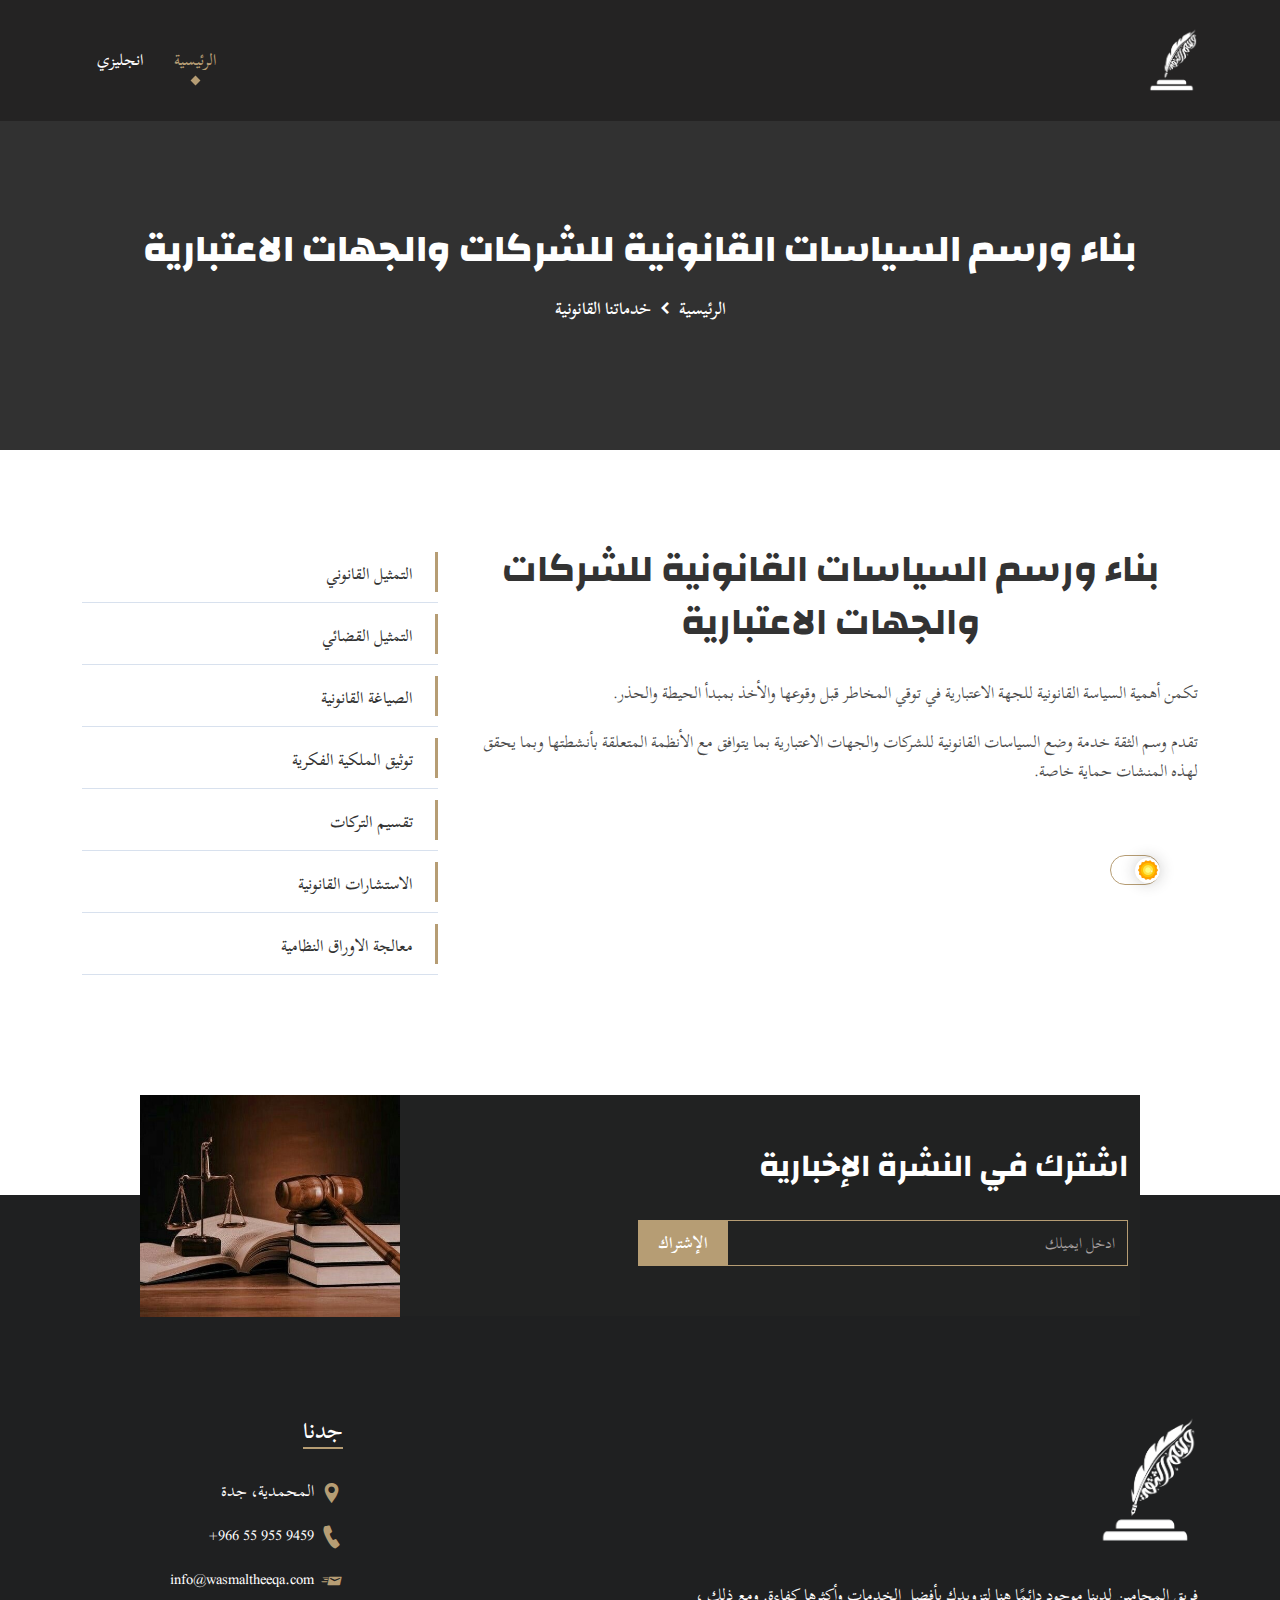
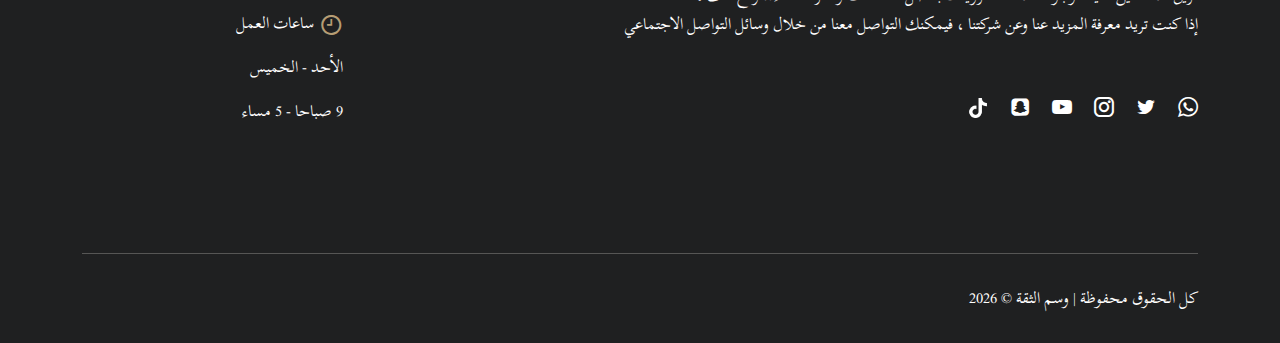
<file: Building and Formulating Legal Policies for Companies and Legal Entities.html>
<!DOCTYPE html>
<html lang="ar" dir="rtl">
    <head>
        <meta charset="UTF-8">
        <meta name="viewport" content="width=device-width, initial-scale=1.0">

        <!-- fonts -->
        <link rel="preconnect" href="https://fonts.googleapis.com">
        <link rel="preconnect" href="https://fonts.gstatic.com" crossorigin>
        <link href="https://fonts.googleapis.com/css2?family=Blaka&family=Changa&family=Scheherazade+New&display=swap" rel="stylesheet">
        <!-- Bootstrap CSS -->
        <link rel="stylesheet" href="assets/css/bootstrap.rtl.min.css">
        <!-- Meanmenu CSS -->
        <link rel="stylesheet" href="assets/css/meanmenu.css">
        <!-- Icofont CSS -->
        <link rel="stylesheet" href="assets/css/icofont.min.css">
        <!-- Nice Select CSS -->
        <link rel="stylesheet" href="assets/css/nice-select.min.css">
        <!-- Owl Carousel CSS -->
        <link rel="stylesheet" href="assets/css/owl.carousel.min.css">
        <link rel="stylesheet" href="assets/css/owl.theme.default.min.css">
        <!-- Magnific Popup CSS -->
        <link rel="stylesheet" href="assets/css/magnific-popup.min.css">
        <!-- Flaticon CSS -->
        <link rel="stylesheet" href="assets/fonts/flaticon.css">
        <!-- Animate CSS -->
        <link rel="stylesheet" href="assets/css/animate.min.css">
        <!-- Odometer CSS -->
        <link rel="stylesheet" href="assets/css/odometer.min.css">
        <!-- Style CSS -->
        <link rel="stylesheet" href="assets/css/style.css">
        <!-- Responsive CSS -->
        <link rel="stylesheet" href="assets/css/responsive.css">
        <!-- Theme Dark CSS -->
        <link rel="stylesheet" href="assets/css/theme-dark.css">
        <!-- RTL CSS -->
        <link rel="stylesheet" href="assets/css/rtl.css">

        <title>وسم الثقة للمحاماة والاستشارات القانونية | خدماتنا | بناء ورسم السياسات القانونية</title>

        <link rel="icon" type="image/png" href="assets/img/logo.png">
    </head>
    <body>

        <!-- Preloader -->
        <div class="loader">
            <div class="d-table">
                <div class="d-table-cell">
                    <div class="sk-folding-cube">
                        <div class="sk-cube1 sk-cube"></div>
                        <div class="sk-cube2 sk-cube"></div>
                        <div class="sk-cube4 sk-cube"></div>
                        <div class="sk-cube3 sk-cube"></div>
                    </div>
                </div>
            </div>
        </div>
        <!-- End Preloader -->

        <!-- Navbar -->
        <div class="navbar-area fixed-top">
            <!-- Menu For Mobile Device -->
            <div class="mobile-nav">
                <a href="index.html" class="logo">
                    <img style="width: 30px;" src="assets/img/logo.png" alt="Logo">
                </a>
            </div>

            <!-- Menu For Desktop Device -->
            <div class="main-nav">
                <div class="container">
                    <nav class="navbar navbar-expand-md navbar-light">
                        <a class="navbar-brand" href="index.html">
                            <img style="width: 50px;" src="assets/img/logo.png" alt="Logo">
                        </a>
                        <div class="collapse navbar-collapse mean-menu" id="navbarSupportedContent">
                            <ul class="navbar-nav">
                                <li class="nav-item">
                                    <a href="index.html" class="nav-link active">الرئيسية</a>
                                </li>
                                <li class="nav-item">
                                    <a href="./wasm/Building and Formulating Legal Policies for Companies and Legal Entities.html" class="nav-link">انجليزي</a>
                                </li>
                            </ul>
                        </div>
                    </nav>
                </div>
            </div>
        </div>
        <!-- End Navbar -->

        <!-- Page Title -->
        <div class="page-title-area title-img-one">
            <div class="d-table">
                <div class="d-table-cell">
                    <div class="page-title-text">
                        <h2>بناء ورسم السياسات القانونية للشركات والجهات الاعتبارية</h2>
                        <ul>
                            <li>
                                <a href="index.html">الرئيسية</a>
                            </li>
                            <li>
                                <i class="icofont-simple-left"></i>
                            </li>
                            <li>خدماتنا القانونية</li>
                        </ul>
                    </div>
                </div>
            </div>
        </div>
        <!-- End Page Title -->

        <!-- Practice Details -->
        <div class="practice-details-area pt-100">
            <div class="container">
                <div class="row">
                    <div class="col-lg-8">
                        <div class="practice-details-item">
                            <div class="practice-details-content">
                                <div class="section-title text-left">
                                    <h2>بناء ورسم السياسات القانونية للشركات والجهات الاعتبارية</h2>
                                </div>
                                <p>تكمن أهمية السياسة القانونية للجهة الاعتبارية في توقي المخاطر قبل وقوعها والأخذ بمبدأ الحيطة والحذر.</p>
                                <p>تقدم وسم الثقة خدمة وضع السياسات القانونية للشركات والجهات الاعتبارية بما يتوافق مع الأنظمة المتعلقة بأنشطتها وبما يحقق لهذه المنشات حماية خاصة.</p>
                            </div>
                        </div>
                    </div>
                    <div class="col-lg-4">
                        <div class="practice-details-item">
                            <div class="blog-details-category">
                                <ul>
                                    <li>
                                        <a href="index.html">
                                            التمثيل القانوني
                                            <i class="icofont-arrow-left"></i>
                                        </a>
                                    </li>
                                    <li>
                                        <a href="Judicial Representation.html">
                                            التمثيل القضائي
                                            <i class="icofont-arrow-left"></i>
                                        </a>
                                    </li>
                                    <li>
                                        <a href="Legal Drafting.html">
                                            الصياغة القانونية
                                            <i class="icofont-arrow-left"></i>
                                        </a>
                                    </li>
                                    <li>
                                        <a href="Intellectual Property Documentation.html">
                                            توثيق الملكية الفكرية
                                            <i class="icofont-arrow-left"></i>
                                        </a>
                                    </li>
                                    <li>
                                        <a href="Division of Estates.html">
                                            تقسيم التركات
                                            <i class="icofont-arrow-left"></i>
                                        </a>
                                    </li>
                                    <li>
                                        <a href="Legal Consultation.html">
                                            الاستشارات القانونية
                                            <i class="icofont-arrow-left"></i>
                                        </a>
                                    </li>
                                    <li>
                                        <a href="Processing of Systemic Papers.html">
                                            معالجة الاوراق النظامية
                                            <i class="icofont-arrow-left"></i>
                                        </a>
                                    </li>
                                </ul>
                            </div>
                        </div>
                    </div>
                </div>
            </div>
        </div>
        <!-- End Practice Details -->

        <!-- Footer -->
        <footer>
            
            <!-- Newsletter -->
            <div class="newsletter-area">
                <div class="container">
                    <img src="assets/img/newsletter.jpg" alt="Shape">
                    <h2>اشترك في النشرة الإخبارية</h2>
                    <form class="newsletter-form" data-toggle="validator">
                        <input type="email" class="form-control" placeholder="ادخل ايميلك" name="EMAIL" required autocomplete="off">

                        <button class="btn contact-btn" type="submit">
                            الإشتراك
                        </button>

                        <div id="validator-newsletter" class="form-result"></div>
                    </form>
                </div>
            </div>
            <!-- End Newsletter -->

            <div class="container">
                <div class="row">
                    <div class="col-sm-6 col-lg-9">
                        <div class="footer-item">
                            <div class="footer-logo">
                                <a href="index.html">
                                    <img class="loogo" src="assets/img/logo.png" alt="Logo">
                                </a>
                                <p>فريق المحامين لدينا موجود دائمًا هنا لتزويدك بأفضل الخدمات وأكثرها كفاءة. ومع ذلك ،<br> إذا كنت تريد معرفة المزيد عنا وعن شركتنا ، فيمكنك التواصل معنا من خلال وسائل التواصل الاجتماعي</p>
                                <ul>
                                    <li>
                                        <a href="https://api.whatsapp.com/send/?phone=966559559459&text&type=phone_number&app_absent=0" target="_blank">
                                            <i class="icofont-brand-whatsapp"></i>
                                        </a>
                                    </li>
                                    <li>
                                        <a href="https://twitter.com/wasmaltheeqa?t=usjONj2ov5GxThD5HKJTzQ&s=09" target="_blank">
                                            <i class="icofont-twitter"></i>
                                        </a>
                                    </li>
                                    <li>
                                        <a href="https://instagram.com/wasmaltheeqa?igshid=YmMyMTA2M2Y=" target="_blank">
                                            <i class="icofont-instagram"></i>
                                        </a>
                                    </li>
                                    
                                    <li>
                                        <a href="https://www.youtube.com/channel/UCWurTCGphEZCkAbqvV_mAUA" target="_blank">
                                            <i class="icofont-youtube-play"></i>
                                        </a>
                                    </li>
                                    <li>
                                        <a href="https://www.snapchat.com/add/wasmaltheeqa?share_id=YAU7TP9-sMo&locale=ar-AE" target="_blank">
                                            <i class="icofont-snapchat"></i>
                                        </a>
                                    </li>
                                    <li>
                                        <a href="https://www.tiktok.com/@wasmaltheeqa" target="_blank">
                                            <img style="width: 20px; padding-top: 30px;" src="assets/img/tik-tok-w.png">
                                        </a>
                                    </li>
                                </ul>
                            </div>
                        </div>
                    </div>
                    <div class="col-sm-6 col-lg-3">
                        <div class="footer-item">
                            <div class="footer-find">
                                <h3>جدنا</h3>
                                <ul>
                                    <li>
                                        <a href="https://maps.app.goo.gl/Nbdseb1qMHSGeEA2A" target="_blank">
                                            <i class="icofont-location-pin"></i>
                                            المحمدية، جدة
                                        </a>
                                    </li>
                                    <li>
                                        <i class="icofont-ui-call"></i>
                                        <a href="tel:055-955-9459">9459 955 55 966+</a>
                                    </li>
                                    <li>
                                        <i class="icofont-send-mail"></i>
                                        <a href="mailto:info@wasmaltheeqa.com">info@wasmaltheeqa.com</a>
                                    </li>
                                    <li>
                                        <i class="icofont-clock-time"></i>ساعات العمل
                                        <ul class="hour" style="margin-left: 32px;">
                                            <li></li>
                                            <li>الأحد - الخميس</li>
                                            <li>9 صباحا - 5 مساء</li>
                                        </ul>
                                    </li>
                                </ul>
                            </div>
                        </div>
                    </div>
                </div>
                <div class="copyright-area">
                    <div class="row">
                        <div class="col-sm-7 col-lg-6">
                            <div class="copyright-item">
                                <p>كل الحقوق محفوظة | <a href="index.html"> وسم الثقة</a> &copy; <script>document.write(new Date().getFullYear());</script></p>
                            </div>
                        </div>
                    </div>
                </div>
            </div>
        </footer>
        <!-- End Footer -->

        
         <!-- Essential JS -->
        <script src="assets/js/jquery.min.js"></script>
        <script src="assets/js/bootstrap.bundle.min.js"></script>
        <!-- Meanmenu JS -->
        <script src="assets/js/jquery.meanmenu.js"></script>
        <!-- Nice Select JS -->
        <script src="assets/js/jquery.nice-select.min.js"></script>
        <!-- Form Ajaxchimp JS -->
		<script src="assets/js/jquery.ajaxchimp.min.js"></script>
		<!-- Form Validator JS -->
		<script src="assets/js/form-validator.min.js"></script>
		<!-- Contact JS -->
        <script src="assets/js/contact-form-script.js"></script>
        <!-- Owl Carousel JS -->
        <script src="assets/js/owl.carousel.min.js"></script>
        <!-- Odometer JS -->
        <script src="assets/js/odometer.min.js"></script>
        <script src="assets/js/jquery.appear.min.js"></script>
        <!-- Magnific Popup JS -->
        <script src="assets/js/jquery.magnific-popup.min.js"></script>
        <!-- Wow JS -->
        <script src="assets/js/wow.min.js"></script>
        <!-- Custom JS -->
        <script src="assets/js/custom.js"></script>

    </body>
</html>
</file>
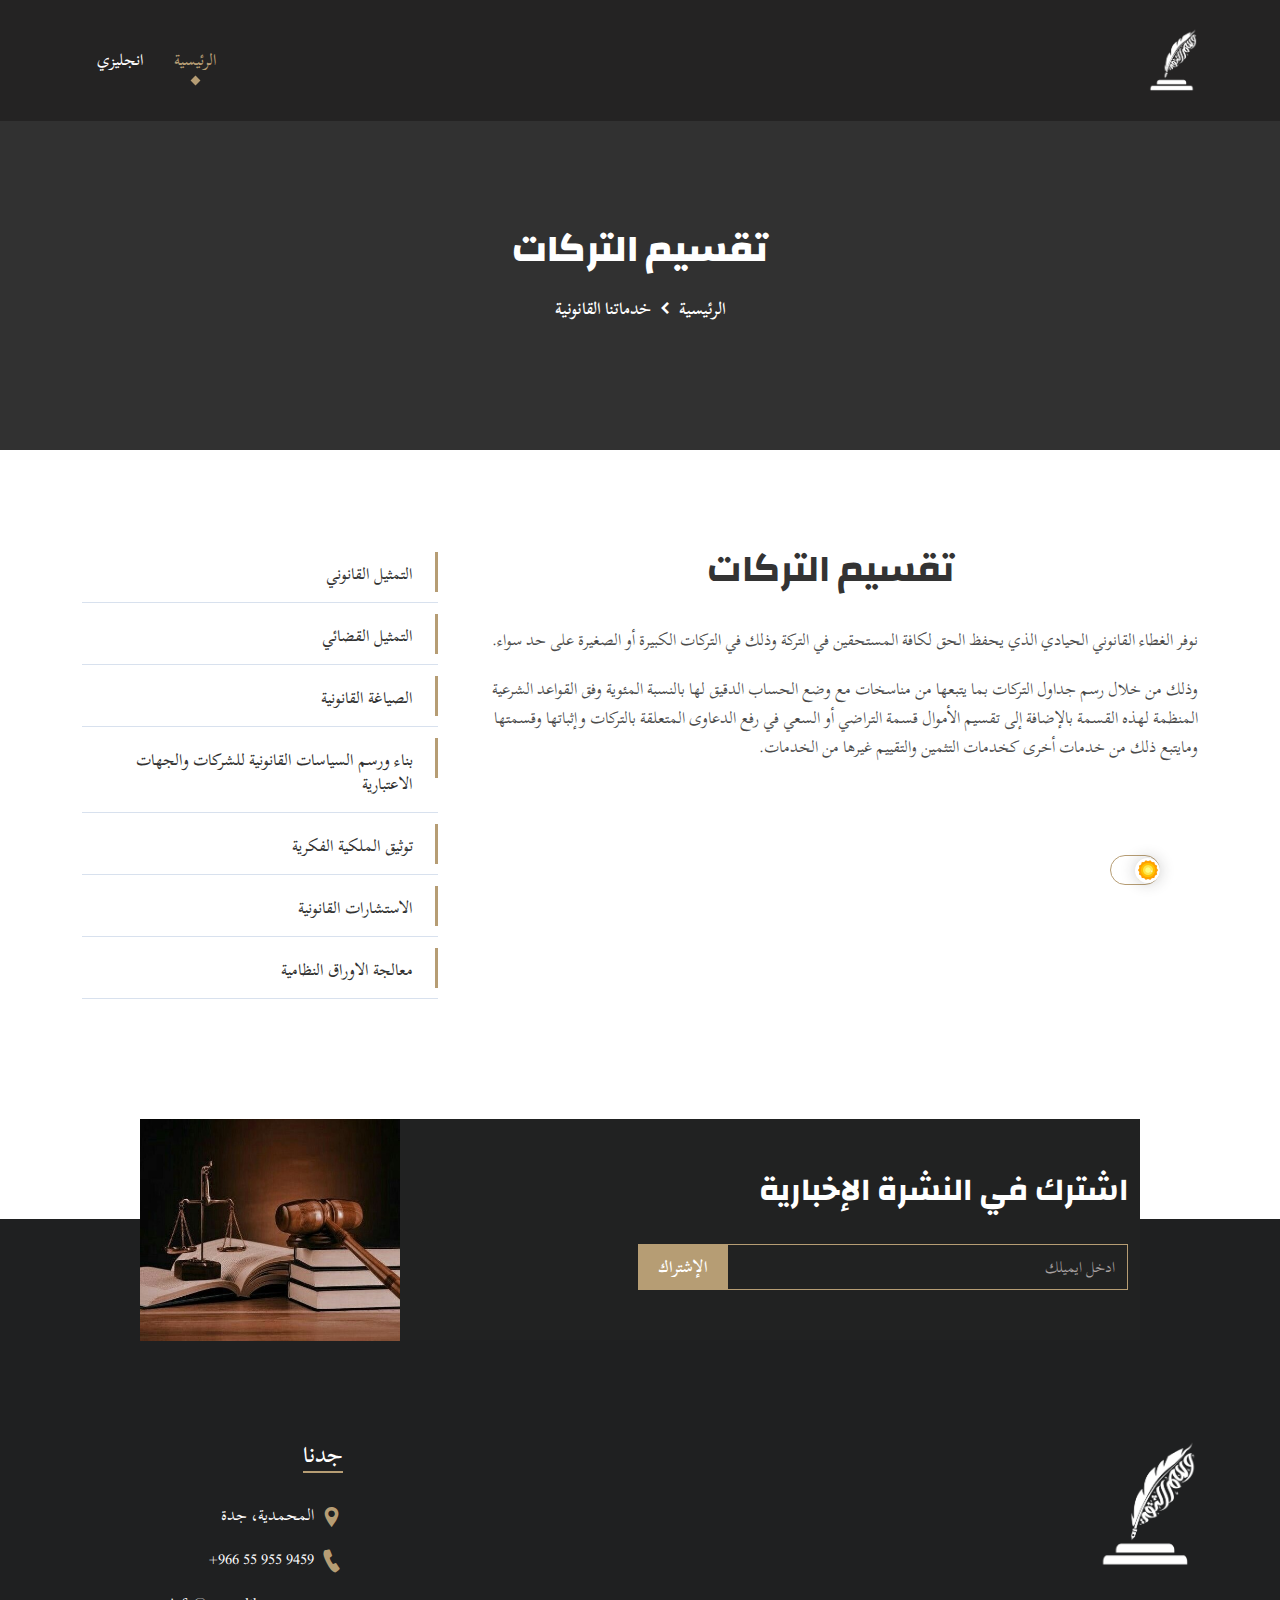
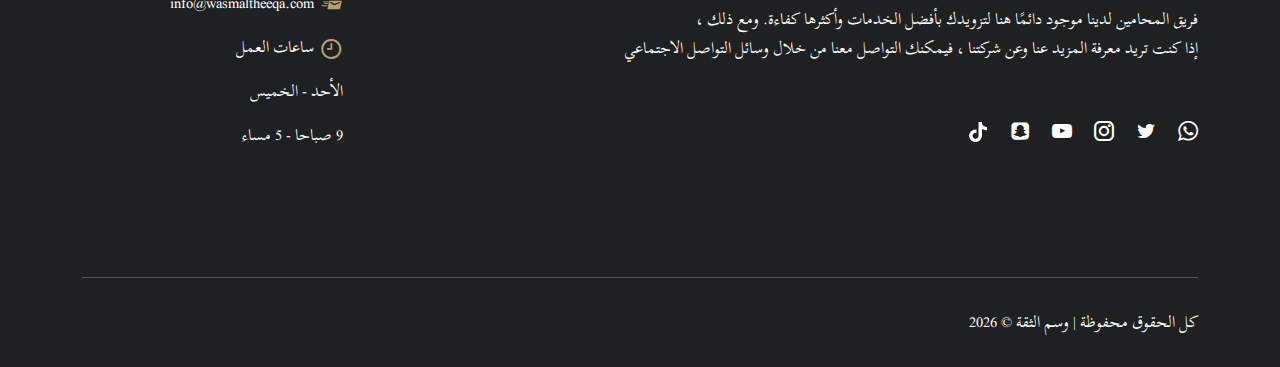
<file: Division of Estates.html>
<!DOCTYPE html>
<html lang="ar" dir="rtl">
    <head>
        <meta charset="UTF-8">
        <meta name="viewport" content="width=device-width, initial-scale=1.0">

        <!-- fonts -->
        <link rel="preconnect" href="https://fonts.googleapis.com">
        <link rel="preconnect" href="https://fonts.gstatic.com" crossorigin>
        <link href="https://fonts.googleapis.com/css2?family=Blaka&family=Changa&family=Scheherazade+New&display=swap" rel="stylesheet">
        <!-- Bootstrap CSS -->
        <link rel="stylesheet" href="assets/css/bootstrap.rtl.min.css">
        <!-- Meanmenu CSS -->
        <link rel="stylesheet" href="assets/css/meanmenu.css">
        <!-- Icofont CSS -->
        <link rel="stylesheet" href="assets/css/icofont.min.css">
        <!-- Nice Select CSS -->
        <link rel="stylesheet" href="assets/css/nice-select.min.css">
        <!-- Owl Carousel CSS -->
        <link rel="stylesheet" href="assets/css/owl.carousel.min.css">
        <link rel="stylesheet" href="assets/css/owl.theme.default.min.css">
        <!-- Magnific Popup CSS -->
        <link rel="stylesheet" href="assets/css/magnific-popup.min.css">
        <!-- Flaticon CSS -->
        <link rel="stylesheet" href="assets/fonts/flaticon.css">
        <!-- Animate CSS -->
        <link rel="stylesheet" href="assets/css/animate.min.css">
        <!-- Odometer CSS -->
        <link rel="stylesheet" href="assets/css/odometer.min.css">
        <!-- Style CSS -->
        <link rel="stylesheet" href="assets/css/style.css">
        <!-- Responsive CSS -->
        <link rel="stylesheet" href="assets/css/responsive.css">
        <!-- Theme Dark CSS -->
        <link rel="stylesheet" href="assets/css/theme-dark.css">
        <!-- RTL CSS -->
        <link rel="stylesheet" href="assets/css/rtl.css">

        <title>وسم الثقة للمحاماة والاستشارات القانونية | خدماتنا | تقسيم التركات</title>

        <link rel="icon" type="image/png" href="assets/img/logo.png">
    </head>
    <body>

        <!-- Preloader -->
        <div class="loader">
            <div class="d-table">
                <div class="d-table-cell">
                    <div class="sk-folding-cube">
                        <div class="sk-cube1 sk-cube"></div>
                        <div class="sk-cube2 sk-cube"></div>
                        <div class="sk-cube4 sk-cube"></div>
                        <div class="sk-cube3 sk-cube"></div>
                    </div>
                </div>
            </div>
        </div>
        <!-- End Preloader -->

        <!-- Navbar -->
        <div class="navbar-area fixed-top">
            <!-- Menu For Mobile Device -->
            <div class="mobile-nav">
                <a href="index.html" class="logo">
                    <img style="width: 30px;" src="assets/img/logo.png" alt="Logo">
                </a>
            </div>

            <!-- Menu For Desktop Device -->
            <div class="main-nav">
                <div class="container">
                    <nav class="navbar navbar-expand-md navbar-light">
                        <a class="navbar-brand" href="index.html">
                            <img style="width: 50px;" src="assets/img/logo.png" alt="Logo">
                        </a>
                        <div class="collapse navbar-collapse mean-menu" id="navbarSupportedContent">
                            <ul class="navbar-nav">
                                <li class="nav-item">
                                    <a href="index.html" class="nav-link active">الرئيسية</a>
                                </li>
                                <li class="nav-item">
                                    <a href="./wasm/Division of Estates.html" class="nav-link">انجليزي</a>
                                </li>
                            </ul>
                        </div>
                    </nav>
                </div>
            </div>
        </div>
        <!-- End Navbar -->

        <!-- Page Title -->
        <div class="page-title-area title-img-one">
            <div class="d-table">
                <div class="d-table-cell">
                    <div class="page-title-text">
                        <h2>تقسيم التركات</h2>
                        <ul>
                            <li>
                                <a href="index.html">الرئيسية</a>
                            </li>
                            <li>
                                <i class="icofont-simple-left"></i>
                            </li>
                            <li>خدماتنا القانونية</li>
                        </ul>
                    </div>
                </div>
            </div>
        </div>
        <!-- End Page Title -->

        <!-- Practice Details -->
        <div class="practice-details-area pt-100">
            <div class="container">
                <div class="row">
                    <div class="col-lg-8">
                        <div class="practice-details-item">
                            <div class="practice-details-content">
                                <div class="section-title text-left">
                                    <h2>تقسيم التركات</h2>
                                </div>
                                <p>نوفر الغطاء القانوني الحيادي الذي يحفظ الحق لكافة المستحقين في التركة وذلك في التركات الكبيرة أو الصغيرة على حد سواء.</p>
                                <p>وذلك من خلال رسم جداول التركات بما يتبعها من مناسخات مع وضع الحساب الدقيق لها بالنسبة المئوية وفق القواعد الشرعية المنظمة لهذه القسمة بالإضافة إلى تقسيم الأموال قسمة التراضي أو السعي في رفع الدعاوى المتعلقة بالتركات وإثباتها وقسمتها ومايتبع ذلك من خدمات أخرى كخدمات التثمين والتقييم غيرها من الخدمات.</p>
                            </div>
                        </div>
                    </div>
                    <div class="col-lg-4">
                        <div class="practice-details-item">
                            <div class="blog-details-category">
                                <ul>
                                    <li>
                                        <a href="index.html">
                                            التمثيل القانوني
                                            <i class="icofont-arrow-left"></i>
                                        </a>
                                    </li>
                                    <li>
                                        <a href="Judicial Representation.html">
                                            التمثيل القضائي
                                            <i class="icofont-arrow-left"></i>
                                        </a>
                                    </li>
                                    <li>
                                        <a href="Legal Drafting.html">
                                            الصياغة القانونية
                                            <i class="icofont-arrow-left"></i>
                                        </a>
                                    </li>
                                    <li>
                                        <a href="Building and Formulating Legal Policies for Companies and Legal Entities.html">
                                            بناء ورسم السياسات القانونية للشركات والجهات الاعتبارية
                                            <i class="icofont-arrow-left"></i>
                                        </a>
                                    </li>
                                    <li>
                                        <a href="Intellectual Property Documentation.html">
                                            توثيق الملكية الفكرية
                                            <i class="icofont-arrow-left"></i>
                                        </a>
                                    </li>
                                    <li>
                                        <a href="Legal Consultation.html">
                                            الاستشارات القانونية
                                            <i class="icofont-arrow-left"></i>
                                        </a>
                                    </li>
                                    <li>
                                        <a href="Processing of Systemic Papers.html">
                                            معالجة الاوراق النظامية
                                            <i class="icofont-arrow-left"></i>
                                        </a>
                                    </li>
                                </ul>
                            </div>
                        </div>
                    </div>
                </div>
            </div>
        </div>
        <!-- End Practice Details -->

        <!-- Footer -->
        <footer>
            
            <!-- Newsletter -->
            <div class="newsletter-area">
                <div class="container">
                    <img src="assets/img/newsletter.jpg" alt="Shape">
                    <h2>اشترك في النشرة الإخبارية</h2>
                    <form class="newsletter-form" data-toggle="validator">
                        <input type="email" class="form-control" placeholder="ادخل ايميلك" name="EMAIL" required autocomplete="off">

                        <button class="btn contact-btn" type="submit">
                            الإشتراك
                        </button>

                        <div id="validator-newsletter" class="form-result"></div>
                    </form>
                </div>
            </div>
            <!-- End Newsletter -->

            <div class="container">
                <div class="row">
                    <div class="col-sm-6 col-lg-9">
                        <div class="footer-item">
                            <div class="footer-logo">
                                <a href="index.html">
                                    <img class="loogo" src="assets/img/logo.png" alt="Logo">
                                </a>
                                <p>فريق المحامين لدينا موجود دائمًا هنا لتزويدك بأفضل الخدمات وأكثرها كفاءة. ومع ذلك ،<br> إذا كنت تريد معرفة المزيد عنا وعن شركتنا ، فيمكنك التواصل معنا من خلال وسائل التواصل الاجتماعي</p>
                                <ul>
                                    <li>
                                        <a href="https://api.whatsapp.com/send/?phone=966559559459&text&type=phone_number&app_absent=0" target="_blank">
                                            <i class="icofont-brand-whatsapp"></i>
                                        </a>
                                    </li>
                                    <li>
                                        <a href="https://twitter.com/wasmaltheeqa?t=usjONj2ov5GxThD5HKJTzQ&s=09" target="_blank">
                                            <i class="icofont-twitter"></i>
                                        </a>
                                    </li>
                                    <li>
                                        <a href="https://instagram.com/wasmaltheeqa?igshid=YmMyMTA2M2Y=" target="_blank">
                                            <i class="icofont-instagram"></i>
                                        </a>
                                    </li>
                                    
                                    <li>
                                        <a href="https://www.youtube.com/channel/UCWurTCGphEZCkAbqvV_mAUA" target="_blank">
                                            <i class="icofont-youtube-play"></i>
                                        </a>
                                    </li>
                                    <li>
                                        <a href="https://www.snapchat.com/add/wasmaltheeqa?share_id=YAU7TP9-sMo&locale=ar-AE" target="_blank">
                                            <i class="icofont-snapchat"></i>
                                        </a>
                                    </li>
                                    <li>
                                        <a href="https://www.tiktok.com/@wasmaltheeqa" target="_blank">
                                            <img style="width: 20px; padding-top: 30px;" src="assets/img/tik-tok-w.png">
                                        </a>
                                    </li>
                                </ul>
                            </div>
                        </div>
                    </div>
                    <div class="col-sm-6 col-lg-3">
                        <div class="footer-item">
                            <div class="footer-find">
                                <h3>جدنا</h3>
                                <ul>
                                    <li>
                                        <a href="https://maps.app.goo.gl/Nbdseb1qMHSGeEA2A" target="_blank">
                                            <i class="icofont-location-pin"></i>
                                            المحمدية، جدة
                                        </a>
                                    </li>
                                    <li>
                                        <i class="icofont-ui-call"></i>
                                        <a href="tel:055-955-9459">9459 955 55 966+</a>
                                    </li>
                                    <li>
                                        <i class="icofont-send-mail"></i>
                                        <a href="mailto:info@wasmaltheeqa.com">info@wasmaltheeqa.com</a>
                                    </li>
                                    <li>
                                        <i class="icofont-clock-time"></i>ساعات العمل
                                        <ul class="hour" style="margin-left: 32px;">
                                            <li></li>
                                            <li>الأحد - الخميس</li>
                                            <li>9 صباحا - 5 مساء</li>
                                        </ul>
                                    </li>
                                </ul>
                            </div>
                        </div>
                    </div>
                </div>
                <div class="copyright-area">
                    <div class="row">
                        <div class="col-sm-7 col-lg-6">
                            <div class="copyright-item">
                                <p>كل الحقوق محفوظة | <a href="index.html"> وسم الثقة</a> &copy; <script>document.write(new Date().getFullYear());</script></p>
                            </div>
                        </div>
                    </div>
                </div>
            </div>
        </footer>
        <!-- End Footer -->

        
         <!-- Essential JS -->
        <script src="assets/js/jquery.min.js"></script>
        <script src="assets/js/bootstrap.bundle.min.js"></script>
        <!-- Meanmenu JS -->
        <script src="assets/js/jquery.meanmenu.js"></script>
        <!-- Nice Select JS -->
        <script src="assets/js/jquery.nice-select.min.js"></script>
        <!-- Form Ajaxchimp JS -->
		<script src="assets/js/jquery.ajaxchimp.min.js"></script>
		<!-- Form Validator JS -->
		<script src="assets/js/form-validator.min.js"></script>
		<!-- Contact JS -->
        <script src="assets/js/contact-form-script.js"></script>
        <!-- Owl Carousel JS -->
        <script src="assets/js/owl.carousel.min.js"></script>
        <!-- Odometer JS -->
        <script src="assets/js/odometer.min.js"></script>
        <script src="assets/js/jquery.appear.min.js"></script>
        <!-- Magnific Popup JS -->
        <script src="assets/js/jquery.magnific-popup.min.js"></script>
        <!-- Wow JS -->
        <script src="assets/js/wow.min.js"></script>
        <!-- Custom JS -->
        <script src="assets/js/custom.js"></script>

    </body>
</html>
</file>
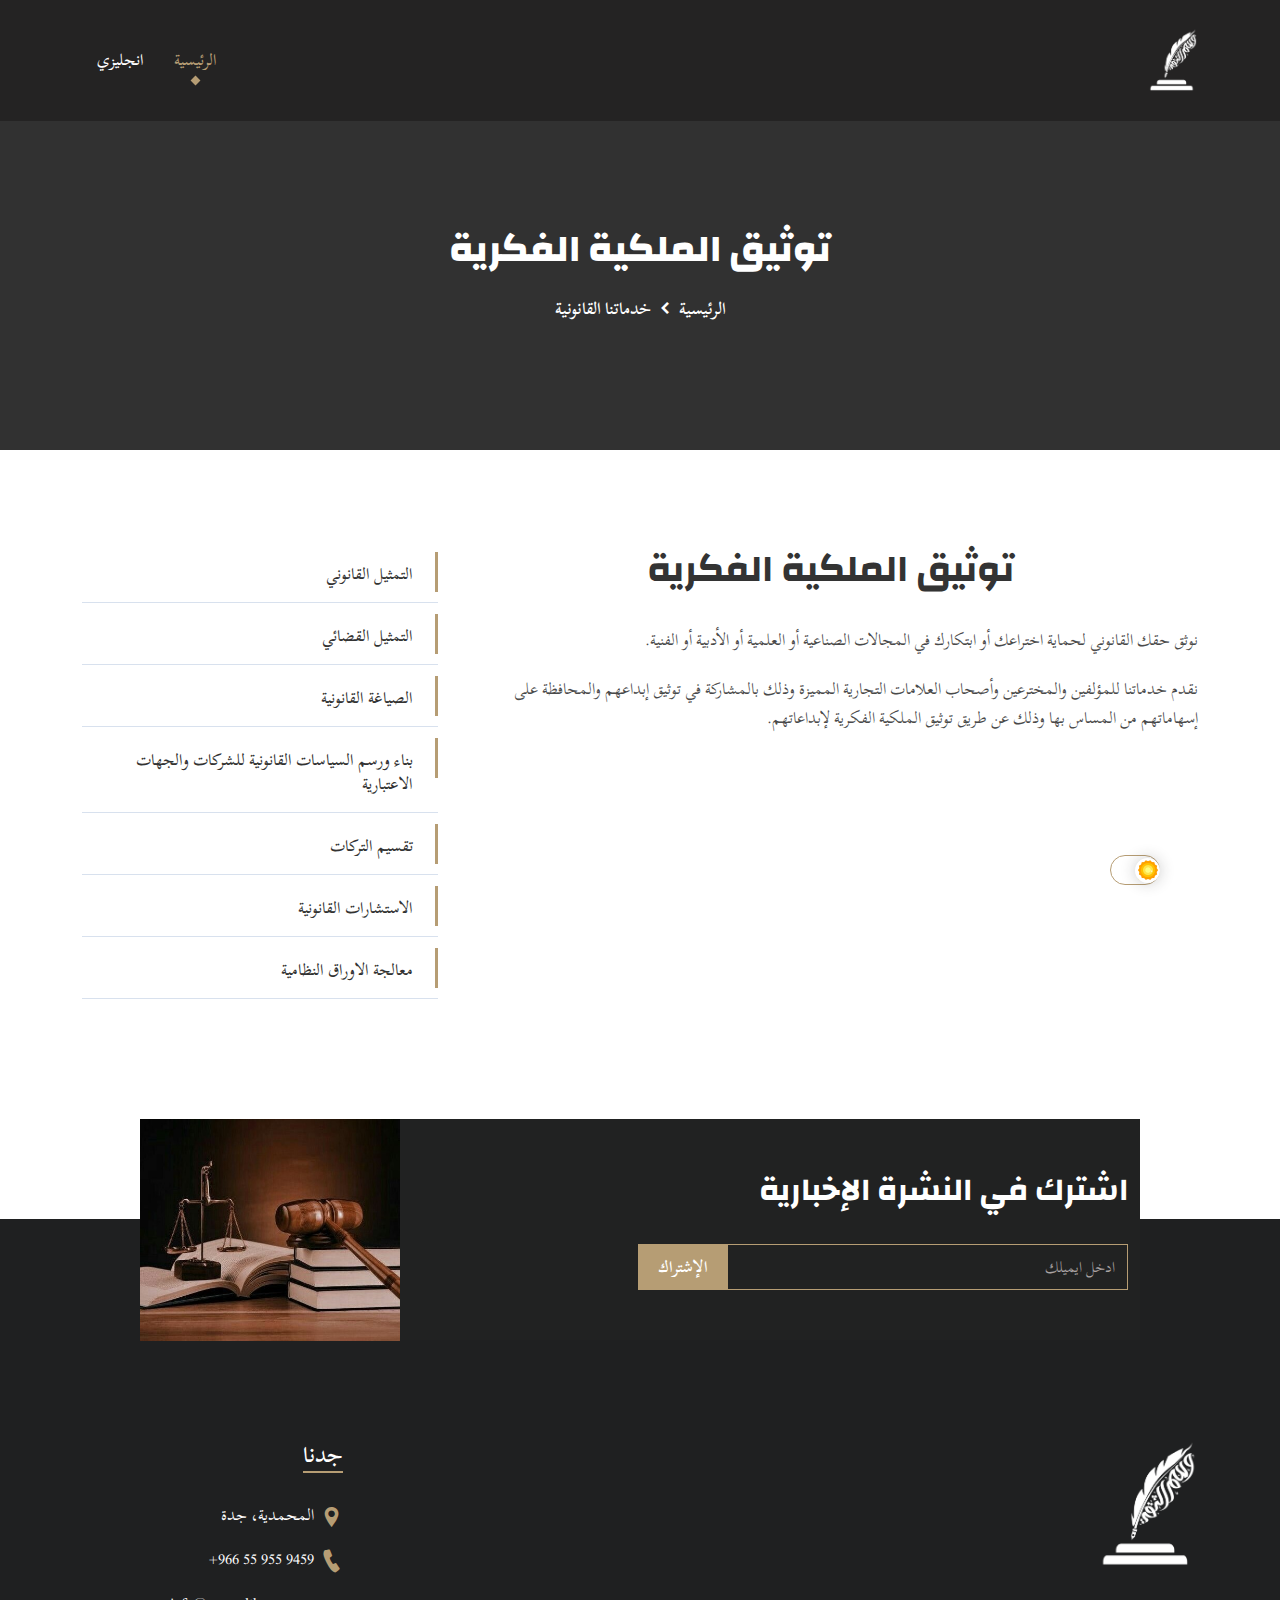
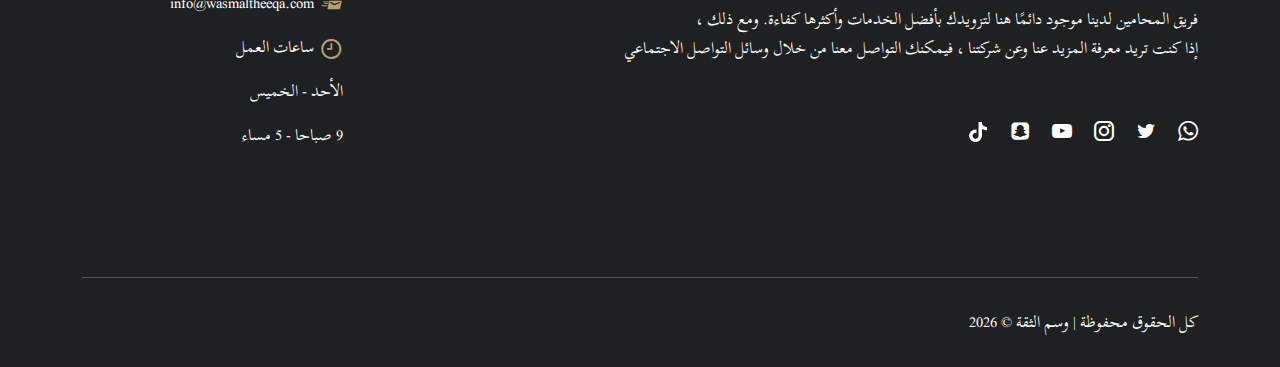
<file: Intellectual Property Documentation.html>
<!DOCTYPE html>
<html lang="ar" dir="rtl">
    <head>
        <meta charset="UTF-8">
        <meta name="viewport" content="width=device-width, initial-scale=1.0">

        <!-- fonts -->
        <link rel="preconnect" href="https://fonts.googleapis.com">
        <link rel="preconnect" href="https://fonts.gstatic.com" crossorigin>
        <link href="https://fonts.googleapis.com/css2?family=Blaka&family=Changa&family=Scheherazade+New&display=swap" rel="stylesheet">
        <!-- Bootstrap CSS -->
        <link rel="stylesheet" href="assets/css/bootstrap.rtl.min.css">
        <!-- Meanmenu CSS -->
        <link rel="stylesheet" href="assets/css/meanmenu.css">
        <!-- Icofont CSS -->
        <link rel="stylesheet" href="assets/css/icofont.min.css">
        <!-- Nice Select CSS -->
        <link rel="stylesheet" href="assets/css/nice-select.min.css">
        <!-- Owl Carousel CSS -->
        <link rel="stylesheet" href="assets/css/owl.carousel.min.css">
        <link rel="stylesheet" href="assets/css/owl.theme.default.min.css">
        <!-- Magnific Popup CSS -->
        <link rel="stylesheet" href="assets/css/magnific-popup.min.css">
        <!-- Flaticon CSS -->
        <link rel="stylesheet" href="assets/fonts/flaticon.css">
        <!-- Animate CSS -->
        <link rel="stylesheet" href="assets/css/animate.min.css">
        <!-- Odometer CSS -->
        <link rel="stylesheet" href="assets/css/odometer.min.css">
        <!-- Style CSS -->
        <link rel="stylesheet" href="assets/css/style.css">
        <!-- Responsive CSS -->
        <link rel="stylesheet" href="assets/css/responsive.css">
        <!-- Theme Dark CSS -->
        <link rel="stylesheet" href="assets/css/theme-dark.css">
        <!-- RTL CSS -->
        <link rel="stylesheet" href="assets/css/rtl.css">

        <title>وسم الثقة للمحاماة والاستشارات القانونية | خدماتنا | توثيق الملكية الفكرية</title>

        <link rel="icon" type="image/png" href="assets/img/logo.png">
    </head>
    <body>

        <!-- Preloader -->
        <div class="loader">
            <div class="d-table">
                <div class="d-table-cell">
                    <div class="sk-folding-cube">
                        <div class="sk-cube1 sk-cube"></div>
                        <div class="sk-cube2 sk-cube"></div>
                        <div class="sk-cube4 sk-cube"></div>
                        <div class="sk-cube3 sk-cube"></div>
                    </div>
                </div>
            </div>
        </div>
        <!-- End Preloader -->

        <!-- Navbar -->
        <div class="navbar-area fixed-top">
            <!-- Menu For Mobile Device -->
            <div class="mobile-nav">
                <a href="index.html" class="logo">
                    <img style="width: 30px;" src="assets/img/logo.png" alt="Logo">
                </a>
            </div>

            <!-- Menu For Desktop Device -->
            <div class="main-nav">
                <div class="container">
                    <nav class="navbar navbar-expand-md navbar-light">
                        <a class="navbar-brand" href="index.html">
                            <img style="width: 50px;" src="assets/img/logo.png" alt="Logo">
                        </a>
                        <div class="collapse navbar-collapse mean-menu" id="navbarSupportedContent">
                            <ul class="navbar-nav">
                                <li class="nav-item">
                                    <a href="index.html" class="nav-link active">الرئيسية</a>
                                </li>
                                <li class="nav-item">
                                    <a href="./wasm/Intellectual Property Documentation.html" class="nav-link">انجليزي</a>
                                </li>
                            </ul>
                        </div>
                    </nav>
                </div>
            </div>
        </div>
        <!-- End Navbar -->

        <!-- Page Title -->
        <div class="page-title-area title-img-one">
            <div class="d-table">
                <div class="d-table-cell">
                    <div class="page-title-text">
                        <h2>توثيق الملكية الفكرية</h2>
                        <ul>
                            <li>
                                <a href="index.html">الرئيسية</a>
                            </li>
                            <li>
                                <i class="icofont-simple-left"></i>
                            </li>
                            <li>خدماتنا القانونية</li>
                        </ul>
                    </div>
                </div>
            </div>
        </div>
        <!-- End Page Title -->

        <!-- Practice Details -->
        <div class="practice-details-area pt-100">
            <div class="container">
                <div class="row">
                    <div class="col-lg-8">
                        <div class="practice-details-item">
                            <div class="practice-details-content">
                                <div class="section-title text-left">
                                    <h2>توثيق الملكية الفكرية</h2>
                                </div>
                                <p>نوثق حقك القانوني لحماية اختراعك أو ابتكارك في المجالات الصناعية أو العلمية أو الأدبية أو الفنية.</p>
                                <p>نقدم خدماتنا للمؤلفين والمخترعين وأصحاب العلامات التجارية المميزة وذلك بالمشاركة في توثيق إبداعهم والمحافظة على إسهاماتهم من المساس بها وذلك عن طريق توثيق الملكية الفكرية لإبداعاتهم.</p>
                            </div>
                        </div>
                    </div>
                    <div class="col-lg-4">
                        <div class="practice-details-item">
                            <div class="blog-details-category">
                                <ul>
                                    <li>
                                        <a href="index.html">
                                            التمثيل القانوني
                                            <i class="icofont-arrow-left"></i>
                                        </a>
                                    </li>
                                    <li>
                                        <a href="Judicial Representation.html">
                                            التمثيل القضائي
                                            <i class="icofont-arrow-left"></i>
                                        </a>
                                    </li>
                                    <li>
                                        <a href="Legal Drafting.html">
                                            الصياغة القانونية
                                            <i class="icofont-arrow-left"></i>
                                        </a>
                                    </li>
                                    <li>
                                        <a href="Building and Formulating Legal Policies for Companies and Legal Entities.html">
                                            بناء ورسم السياسات القانونية للشركات والجهات الاعتبارية
                                            <i class="icofont-arrow-left"></i>
                                        </a>
                                    </li>
                                    <li>
                                        <a href="Division of Estates.html">
                                            تقسيم التركات
                                            <i class="icofont-arrow-left"></i>
                                        </a>
                                    </li>
                                    <li>
                                        <a href="Legal Consultation.html">
                                            الاستشارات القانونية
                                            <i class="icofont-arrow-left"></i>
                                        </a>
                                    </li>
                                    <li>
                                        <a href="Processing of Systemic Papers.html">
                                            معالجة الاوراق النظامية
                                            <i class="icofont-arrow-left"></i>
                                        </a>
                                    </li>
                                </ul>
                            </div>
                        </div>
                    </div>
                </div>
            </div>
        </div>
        <!-- End Practice Details -->

        <!-- Footer -->
        <footer>
            
            <!-- Newsletter -->
            <div class="newsletter-area">
                <div class="container">
                    <img src="assets/img/newsletter.jpg" alt="Shape">
                    <h2>اشترك في النشرة الإخبارية</h2>
                    <form class="newsletter-form" data-toggle="validator">
                        <input type="email" class="form-control" placeholder="ادخل ايميلك" name="EMAIL" required autocomplete="off">

                        <button class="btn contact-btn" type="submit">
                            الإشتراك
                        </button>

                        <div id="validator-newsletter" class="form-result"></div>
                    </form>
                </div>
            </div>
            <!-- End Newsletter -->

            <div class="container">
                <div class="row">
                    <div class="col-sm-6 col-lg-9">
                        <div class="footer-item">
                            <div class="footer-logo">
                                <a href="index.html">
                                    <img class="loogo" src="assets/img/logo.png" alt="Logo">
                                </a>
                                <p>فريق المحامين لدينا موجود دائمًا هنا لتزويدك بأفضل الخدمات وأكثرها كفاءة. ومع ذلك ،<br> إذا كنت تريد معرفة المزيد عنا وعن شركتنا ، فيمكنك التواصل معنا من خلال وسائل التواصل الاجتماعي</p>
                                <ul>
                                    <li>
                                        <a href="https://api.whatsapp.com/send/?phone=966559559459&text&type=phone_number&app_absent=0" target="_blank">
                                            <i class="icofont-brand-whatsapp"></i>
                                        </a>
                                    </li>
                                    <li>
                                        <a href="https://twitter.com/wasmaltheeqa?t=usjONj2ov5GxThD5HKJTzQ&s=09" target="_blank">
                                            <i class="icofont-twitter"></i>
                                        </a>
                                    </li>
                                    <li>
                                        <a href="https://instagram.com/wasmaltheeqa?igshid=YmMyMTA2M2Y=" target="_blank">
                                            <i class="icofont-instagram"></i>
                                        </a>
                                    </li>
                                    
                                    <li>
                                        <a href="https://www.youtube.com/channel/UCWurTCGphEZCkAbqvV_mAUA" target="_blank">
                                            <i class="icofont-youtube-play"></i>
                                        </a>
                                    </li>
                                    <li>
                                        <a href="https://www.snapchat.com/add/wasmaltheeqa?share_id=YAU7TP9-sMo&locale=ar-AE" target="_blank">
                                            <i class="icofont-snapchat"></i>
                                        </a>
                                    </li>
                                    <li>
                                        <a href="https://www.tiktok.com/@wasmaltheeqa" target="_blank">
                                            <img style="width: 20px; padding-top: 30px;" src="assets/img/tik-tok-w.png">
                                        </a>
                                    </li>
                                </ul>
                            </div>
                        </div>
                    </div>
                    <div class="col-sm-6 col-lg-3">
                        <div class="footer-item">
                            <div class="footer-find">
                                <h3>جدنا</h3>
                                <ul>
                                    <li>
                                        <a href="https://maps.app.goo.gl/Nbdseb1qMHSGeEA2A" target="_blank">
                                            <i class="icofont-location-pin"></i>
                                            المحمدية، جدة
                                        </a>
                                    </li>
                                    <li>
                                        <i class="icofont-ui-call"></i>
                                        <a href="tel:055-955-9459">9459 955 55 966+</a>
                                    </li>
                                    <li>
                                        <i class="icofont-send-mail"></i>
                                        <a href="mailto:info@wasmaltheeqa.com">info@wasmaltheeqa.com</a>
                                    </li>
                                    <li>
                                        <i class="icofont-clock-time"></i>ساعات العمل
                                        <ul class="hour" style="margin-left: 32px;">
                                            <li></li>
                                            <li>الأحد - الخميس</li>
                                            <li>9 صباحا - 5 مساء</li>
                                        </ul>
                                    </li>
                                </ul>
                            </div>
                        </div>
                    </div>
                </div>
                <div class="copyright-area">
                    <div class="row">
                        <div class="col-sm-7 col-lg-6">
                            <div class="copyright-item">
                                <p>كل الحقوق محفوظة | <a href="index.html"> وسم الثقة</a> &copy; <script>document.write(new Date().getFullYear());</script></p>
                            </div>
                        </div>
                    </div>
                </div>
            </div>
        </footer>
        <!-- End Footer -->

        
         <!-- Essential JS -->
        <script src="assets/js/jquery.min.js"></script>
        <script src="assets/js/bootstrap.bundle.min.js"></script>
        <!-- Meanmenu JS -->
        <script src="assets/js/jquery.meanmenu.js"></script>
        <!-- Nice Select JS -->
        <script src="assets/js/jquery.nice-select.min.js"></script>
        <!-- Form Ajaxchimp JS -->
		<script src="assets/js/jquery.ajaxchimp.min.js"></script>
		<!-- Form Validator JS -->
		<script src="assets/js/form-validator.min.js"></script>
		<!-- Contact JS -->
        <script src="assets/js/contact-form-script.js"></script>
        <!-- Owl Carousel JS -->
        <script src="assets/js/owl.carousel.min.js"></script>
        <!-- Odometer JS -->
        <script src="assets/js/odometer.min.js"></script>
        <script src="assets/js/jquery.appear.min.js"></script>
        <!-- Magnific Popup JS -->
        <script src="assets/js/jquery.magnific-popup.min.js"></script>
        <!-- Wow JS -->
        <script src="assets/js/wow.min.js"></script>
        <!-- Custom JS -->
        <script src="assets/js/custom.js"></script>

    </body>
</html>
</file>
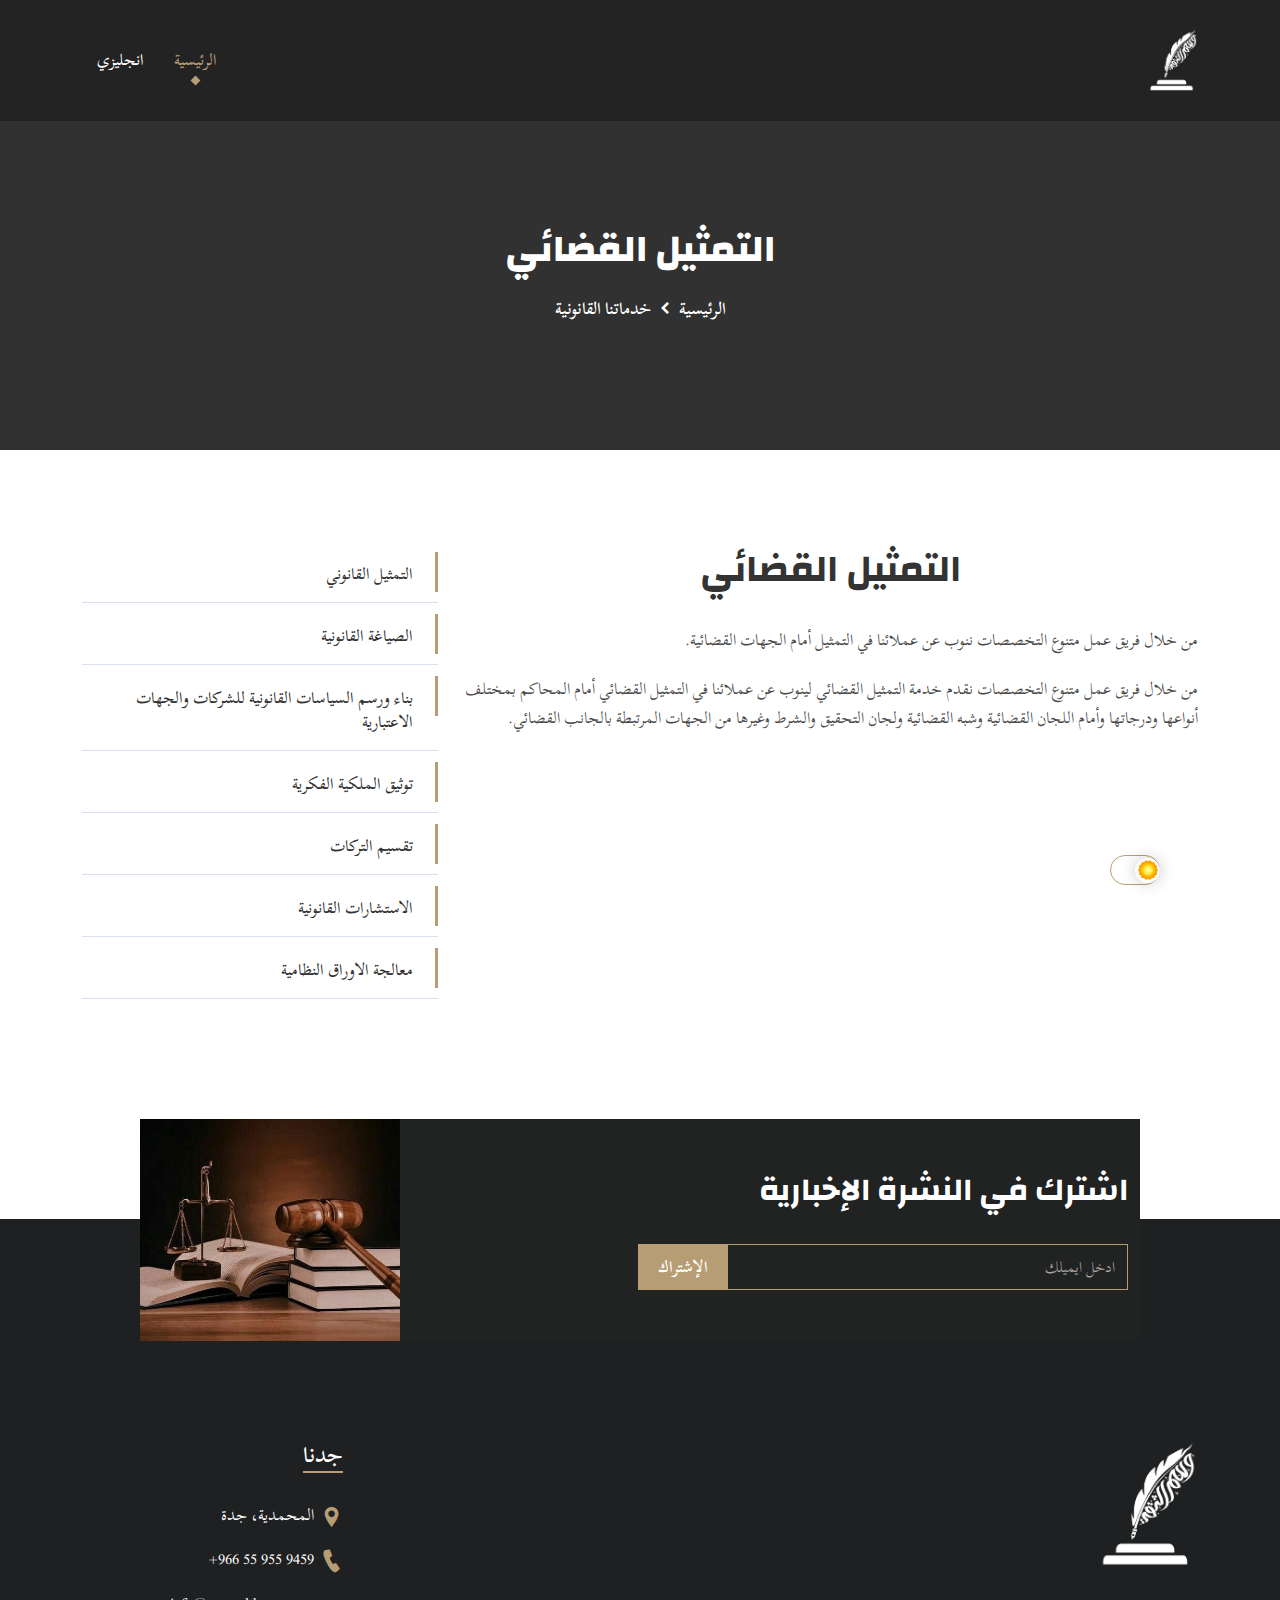
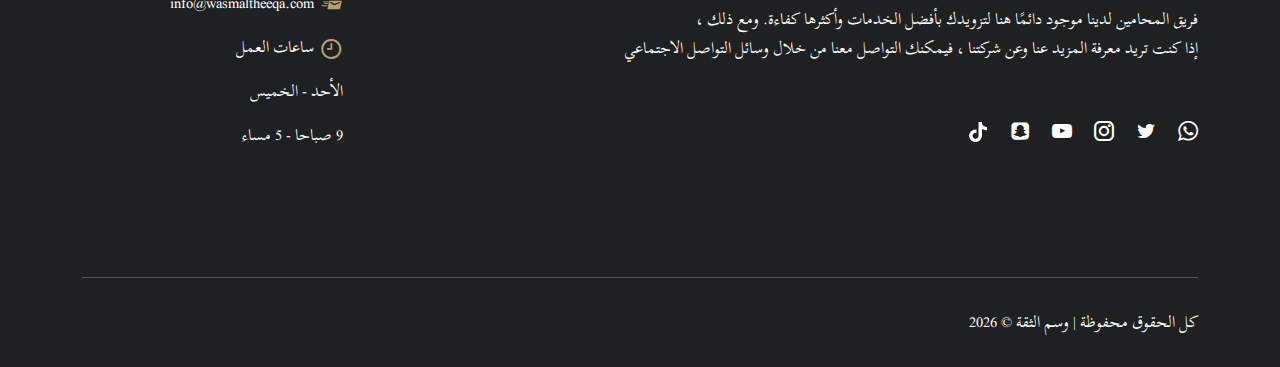
<file: Judicial Representation.html>
<!DOCTYPE html>
<html lang="ar" dir="rtl">
    <head>
        <meta charset="UTF-8">
        <meta name="viewport" content="width=device-width, initial-scale=1.0">

        <!-- fonts -->
        <link rel="preconnect" href="https://fonts.googleapis.com">
        <link rel="preconnect" href="https://fonts.gstatic.com" crossorigin>
        <link href="https://fonts.googleapis.com/css2?family=Blaka&family=Changa&family=Scheherazade+New&display=swap" rel="stylesheet">
        <!-- Bootstrap CSS -->
        <link rel="stylesheet" href="assets/css/bootstrap.rtl.min.css">
        <!-- Meanmenu CSS -->
        <link rel="stylesheet" href="assets/css/meanmenu.css">
        <!-- Icofont CSS -->
        <link rel="stylesheet" href="assets/css/icofont.min.css">
        <!-- Nice Select CSS -->
        <link rel="stylesheet" href="assets/css/nice-select.min.css">
        <!-- Owl Carousel CSS -->
        <link rel="stylesheet" href="assets/css/owl.carousel.min.css">
        <link rel="stylesheet" href="assets/css/owl.theme.default.min.css">
        <!-- Magnific Popup CSS -->
        <link rel="stylesheet" href="assets/css/magnific-popup.min.css">
        <!-- Flaticon CSS -->
        <link rel="stylesheet" href="assets/fonts/flaticon.css">
        <!-- Animate CSS -->
        <link rel="stylesheet" href="assets/css/animate.min.css">
        <!-- Odometer CSS -->
        <link rel="stylesheet" href="assets/css/odometer.min.css">
        <!-- Style CSS -->
        <link rel="stylesheet" href="assets/css/style.css">
        <!-- Responsive CSS -->
        <link rel="stylesheet" href="assets/css/responsive.css">
        <!-- Theme Dark CSS -->
        <link rel="stylesheet" href="assets/css/theme-dark.css">
        <!-- RTL CSS -->
        <link rel="stylesheet" href="assets/css/rtl.css">

        <title>وسم الثقة للمحاماة والاستشارات القانونية | خدماتنا | التمثيل القضائي</title>

        <link rel="icon" type="image/png" href="assets/img/logo.png">
    </head>
    <body>

        <!-- Preloader -->
        <div class="loader">
            <div class="d-table">
                <div class="d-table-cell">
                    <div class="sk-folding-cube">
                        <div class="sk-cube1 sk-cube"></div>
                        <div class="sk-cube2 sk-cube"></div>
                        <div class="sk-cube4 sk-cube"></div>
                        <div class="sk-cube3 sk-cube"></div>
                    </div>
                </div>
            </div>
        </div>
        <!-- End Preloader -->

        <!-- Navbar -->
        <div class="navbar-area fixed-top">
            <!-- Menu For Mobile Device -->
            <div class="mobile-nav">
                <a href="index.html" class="logo">
                    <img style="width: 30px;" src="assets/img/logo.png" alt="Logo">
                </a>
            </div>

            <!-- Menu For Desktop Device -->
            <div class="main-nav">
                <div class="container">
                    <nav class="navbar navbar-expand-md navbar-light">
                        <a class="navbar-brand" href="index.html">
                            <img style="width: 50px;" src="assets/img/logo.png" alt="Logo">
                        </a>
                        <div class="collapse navbar-collapse mean-menu" id="navbarSupportedContent">
                            <ul class="navbar-nav">
                                <li class="nav-item">
                                    <a href="index.html" class="nav-link active">الرئيسية</a>
                                </li>
                                <li class="nav-item">
                                    <a href="./wasm/Judicial Representation.html" class="nav-link">انجليزي</a>
                                </li>
                            </ul>
                        </div>
                    </nav>
                </div>
            </div>
        </div>
        <!-- End Navbar -->

        <!-- Page Title -->
        <div class="page-title-area title-img-one">
            <div class="d-table">
                <div class="d-table-cell">
                    <div class="page-title-text">
                        <h2>التمثيل القضائي</h2>
                        <ul>
                            <li>
                                <a href="index.html">الرئيسية</a>
                            </li>
                            <li>
                                <i class="icofont-simple-left"></i>
                            </li>
                            <li>خدماتنا القانونية</li>
                        </ul>
                    </div>
                </div>
            </div>
        </div>
        <!-- End Page Title -->

        <!-- Practice Details -->
        <div class="practice-details-area pt-100">
            <div class="container">
                <div class="row">
                    <div class="col-lg-8">
                        <div class="practice-details-item">
                            <div class="practice-details-content">
                                <div class="section-title text-left">
                                    <h2>التمثيل القضائي</h2>
                                </div>
                                <p>من خلال فريق عمل متنوع التخصصات ننوب عن عملائنا في التمثيل أمام الجهات القضائية.</p>
                                <p>من خلال فريق عمل متنوع التخصصات نقدم خدمة التمثيل القضائي لينوب عن عملائنا في التمثيل القضائي أمام المحاكم بمختلف أنواعها ودرجاتها وأمام اللجان القضائية وشبه القضائية ولجان التحقيق والشرط وغيرها من الجهات المرتبطة بالجانب القضائي. </p>
                            </div>
                        </div>
                    </div>
                    <div class="col-lg-4">
                        <div class="practice-details-item">
                            <div class="blog-details-category">
                                <ul>
                                    <li>
                                        <a href="index.html">
                                            التمثيل القانوني
                                            <i class="icofont-arrow-left"></i>
                                        </a>
                                    </li>
                                    <li>
                                        <a href="Legal Drafting.html">
                                            الصياغة القانونية
                                            <i class="icofont-arrow-left"></i>
                                        </a>
                                    </li>
                                    <li>
                                        <a href="Building and Formulating Legal Policies for Companies and Legal Entities.html">
                                            بناء ورسم السياسات القانونية للشركات والجهات الاعتبارية
                                            <i class="icofont-arrow-left"></i>
                                        </a>
                                    </li>
                                    <li>
                                        <a href="Intellectual Property Documentation.html">
                                            توثيق الملكية الفكرية
                                            <i class="icofont-arrow-left"></i>
                                        </a>
                                    </li>
                                    <li>
                                        <a href="Division of Estates.html">
                                            تقسيم التركات
                                            <i class="icofont-arrow-left"></i>
                                        </a>
                                    </li>
                                    <li>
                                        <a href="Legal Consultation.html">
                                            الاستشارات القانونية
                                            <i class="icofont-arrow-left"></i>
                                        </a>
                                    </li>
                                    <li>
                                        <a href="Processing of Systemic Papers.html">
                                            معالجة الاوراق النظامية
                                            <i class="icofont-arrow-left"></i>
                                        </a>
                                    </li>
                                </ul>
                            </div>
                        </div>
                    </div>
                </div>
            </div>
        </div>
        <!-- End Practice Details -->

        <!-- Footer -->
        <footer>
            
            <!-- Newsletter -->
            <div class="newsletter-area">
                <div class="container">
                    <img src="assets/img/newsletter.jpg" alt="Shape">
                    <h2>اشترك في النشرة الإخبارية</h2>
                    <form class="newsletter-form" data-toggle="validator">
                        <input type="email" class="form-control" placeholder="ادخل ايميلك" name="EMAIL" required autocomplete="off">

                        <button class="btn contact-btn" type="submit">
                            الإشتراك
                        </button>

                        <div id="validator-newsletter" class="form-result"></div>
                    </form>
                </div>
            </div>
            <!-- End Newsletter -->

            <div class="container">
                <div class="row">
                    <div class="col-sm-6 col-lg-9">
                        <div class="footer-item">
                            <div class="footer-logo">
                                <a href="index.html">
                                    <img class="loogo" src="assets/img/logo.png" alt="Logo">
                                </a>
                                <p>فريق المحامين لدينا موجود دائمًا هنا لتزويدك بأفضل الخدمات وأكثرها كفاءة. ومع ذلك ،<br> إذا كنت تريد معرفة المزيد عنا وعن شركتنا ، فيمكنك التواصل معنا من خلال وسائل التواصل الاجتماعي</p>
                                <ul>
                                    <li>
                                        <a href="https://api.whatsapp.com/send/?phone=966559559459&text&type=phone_number&app_absent=0" target="_blank">
                                            <i class="icofont-brand-whatsapp"></i>
                                        </a>
                                    </li>
                                    <li>
                                        <a href="https://twitter.com/wasmaltheeqa?t=usjONj2ov5GxThD5HKJTzQ&s=09" target="_blank">
                                            <i class="icofont-twitter"></i>
                                        </a>
                                    </li>
                                    <li>
                                        <a href="https://instagram.com/wasmaltheeqa?igshid=YmMyMTA2M2Y=" target="_blank">
                                            <i class="icofont-instagram"></i>
                                        </a>
                                    </li>
                                    
                                    <li>
                                        <a href="https://www.youtube.com/channel/UCWurTCGphEZCkAbqvV_mAUA" target="_blank">
                                            <i class="icofont-youtube-play"></i>
                                        </a>
                                    </li>
                                    <li>
                                        <a href="https://www.snapchat.com/add/wasmaltheeqa?share_id=YAU7TP9-sMo&locale=ar-AE" target="_blank">
                                            <i class="icofont-snapchat"></i>
                                        </a>
                                    </li>
                                    <li>
                                        <a href="https://www.tiktok.com/@wasmaltheeqa" target="_blank">
                                            <img style="width: 20px; padding-top: 30px;" src="assets/img/tik-tok-w.png">
                                        </a>
                                    </li>
                                </ul>
                            </div>
                        </div>
                    </div>
                    <div class="col-sm-6 col-lg-3">
                        <div class="footer-item">
                            <div class="footer-find">
                                <h3>جدنا</h3>
                                <ul>
                                    <li>
                                        <a href="https://maps.app.goo.gl/Nbdseb1qMHSGeEA2A" target="_blank">
                                            <i class="icofont-location-pin"></i>
                                            المحمدية، جدة
                                        </a>
                                    </li>
                                    <li>
                                        <i class="icofont-ui-call"></i>
                                        <a href="tel:055-955-9459">9459 955 55 966+</a>
                                    </li>
                                    <li>
                                        <i class="icofont-send-mail"></i>
                                        <a href="mailto:info@wasmaltheeqa.com">info@wasmaltheeqa.com</a>
                                    </li>
                                    <li>
                                        <i class="icofont-clock-time"></i>ساعات العمل
                                        <ul class="hour" style="margin-left: 32px;">
                                            <li></li>
                                            <li>الأحد - الخميس</li>
                                            <li>9 صباحا - 5 مساء</li>
                                        </ul>
                                    </li>
                                </ul>
                            </div>
                        </div>
                    </div>
                </div>
                <div class="copyright-area">
                    <div class="row">
                        <div class="col-sm-7 col-lg-6">
                            <div class="copyright-item">
                                <p>كل الحقوق محفوظة | <a href="index.html"> وسم الثقة</a> &copy; <script>document.write(new Date().getFullYear());</script></p>
                            </div>
                        </div>
                    </div>
                </div>
            </div>
        </footer>
        <!-- End Footer -->

        
         <!-- Essential JS -->
        <script src="assets/js/jquery.min.js"></script>
        <script src="assets/js/bootstrap.bundle.min.js"></script>
        <!-- Meanmenu JS -->
        <script src="assets/js/jquery.meanmenu.js"></script>
        <!-- Nice Select JS -->
        <script src="assets/js/jquery.nice-select.min.js"></script>
        <!-- Form Ajaxchimp JS -->
		<script src="assets/js/jquery.ajaxchimp.min.js"></script>
		<!-- Form Validator JS -->
		<script src="assets/js/form-validator.min.js"></script>
		<!-- Contact JS -->
        <script src="assets/js/contact-form-script.js"></script>
        <!-- Owl Carousel JS -->
        <script src="assets/js/owl.carousel.min.js"></script>
        <!-- Odometer JS -->
        <script src="assets/js/odometer.min.js"></script>
        <script src="assets/js/jquery.appear.min.js"></script>
        <!-- Magnific Popup JS -->
        <script src="assets/js/jquery.magnific-popup.min.js"></script>
        <!-- Wow JS -->
        <script src="assets/js/wow.min.js"></script>
        <!-- Custom JS -->
        <script src="assets/js/custom.js"></script>

    </body>
</html>
</file>
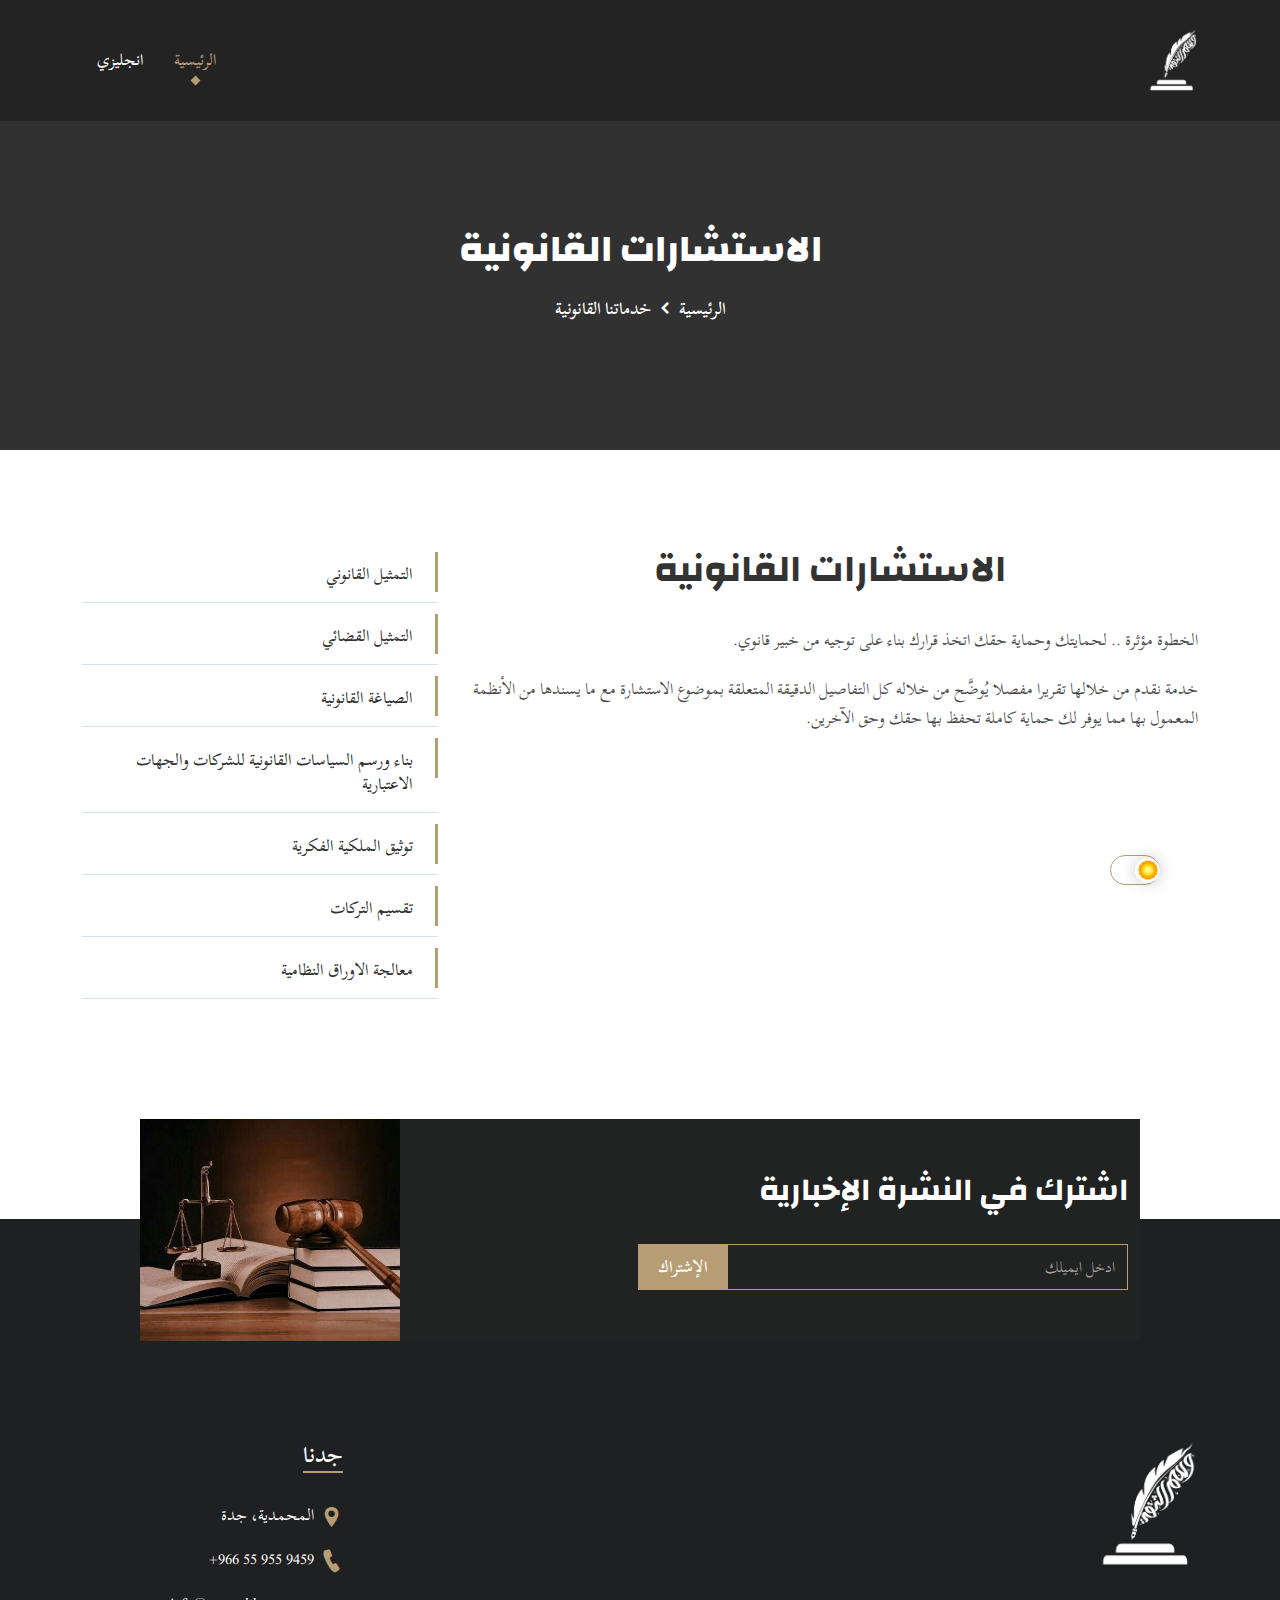
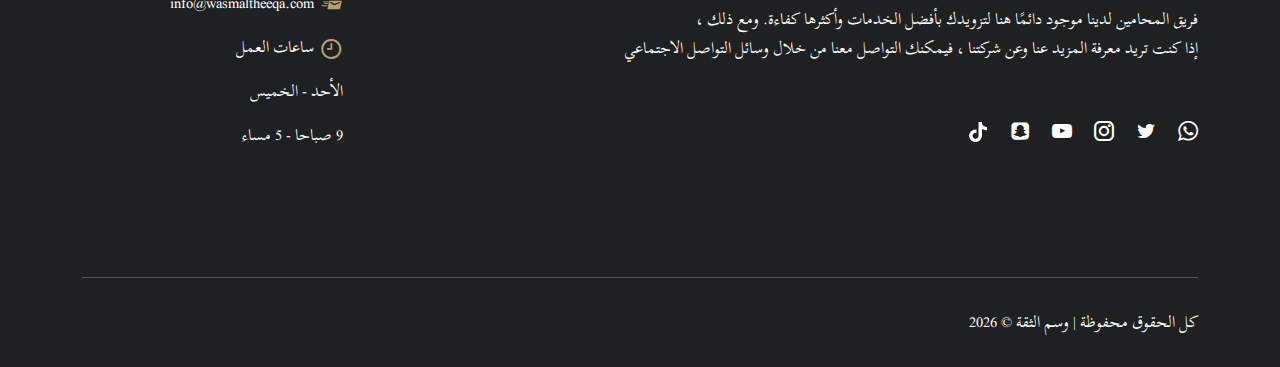
<file: Legal Consultation.html>
<!DOCTYPE html>
<html lang="ar" dir="rtl">
    <head>
        <meta charset="UTF-8">
        <meta name="viewport" content="width=device-width, initial-scale=1.0">

        <!-- fonts -->
        <link rel="preconnect" href="https://fonts.googleapis.com">
        <link rel="preconnect" href="https://fonts.gstatic.com" crossorigin>
        <link href="https://fonts.googleapis.com/css2?family=Blaka&family=Changa&family=Scheherazade+New&display=swap" rel="stylesheet">
        <!-- Bootstrap CSS -->
        <link rel="stylesheet" href="assets/css/bootstrap.rtl.min.css">
        <!-- Meanmenu CSS -->
        <link rel="stylesheet" href="assets/css/meanmenu.css">
        <!-- Icofont CSS -->
        <link rel="stylesheet" href="assets/css/icofont.min.css">
        <!-- Nice Select CSS -->
        <link rel="stylesheet" href="assets/css/nice-select.min.css">
        <!-- Owl Carousel CSS -->
        <link rel="stylesheet" href="assets/css/owl.carousel.min.css">
        <link rel="stylesheet" href="assets/css/owl.theme.default.min.css">
        <!-- Magnific Popup CSS -->
        <link rel="stylesheet" href="assets/css/magnific-popup.min.css">
        <!-- Flaticon CSS -->
        <link rel="stylesheet" href="assets/fonts/flaticon.css">
        <!-- Animate CSS -->
        <link rel="stylesheet" href="assets/css/animate.min.css">
        <!-- Odometer CSS -->
        <link rel="stylesheet" href="assets/css/odometer.min.css">
        <!-- Style CSS -->
        <link rel="stylesheet" href="assets/css/style.css">
        <!-- Responsive CSS -->
        <link rel="stylesheet" href="assets/css/responsive.css">
        <!-- Theme Dark CSS -->
        <link rel="stylesheet" href="assets/css/theme-dark.css">
        <!-- RTL CSS -->
        <link rel="stylesheet" href="assets/css/rtl.css">

        <title>وسم الثقة للمحاماة والاستشارات القانونية | خدماتنا | الاستشارات القانونية</title>

        <link rel="icon" type="image/png" href="assets/img/logo.png">
    </head>
    <body>

        <!-- Preloader -->
        <div class="loader">
            <div class="d-table">
                <div class="d-table-cell">
                    <div class="sk-folding-cube">
                        <div class="sk-cube1 sk-cube"></div>
                        <div class="sk-cube2 sk-cube"></div>
                        <div class="sk-cube4 sk-cube"></div>
                        <div class="sk-cube3 sk-cube"></div>
                    </div>
                </div>
            </div>
        </div>
        <!-- End Preloader -->

        <!-- Navbar -->
        <div class="navbar-area fixed-top">
            <!-- Menu For Mobile Device -->
            <div class="mobile-nav">
                <a href="index.html" class="logo">
                    <img style="width: 30px;" src="assets/img/logo.png" alt="Logo">
                </a>
            </div>

            <!-- Menu For Desktop Device -->
            <div class="main-nav">
                <div class="container">
                    <nav class="navbar navbar-expand-md navbar-light">
                        <a class="navbar-brand" href="index.html">
                            <img style="width: 50px;" src="assets/img/logo.png" alt="Logo">
                        </a>
                        <div class="collapse navbar-collapse mean-menu" id="navbarSupportedContent">
                            <ul class="navbar-nav">
                                <li class="nav-item">
                                    <a href="index.html" class="nav-link active">الرئيسية</a>
                                </li>
                                <li class="nav-item">
                                    <a href="./wasm/Legal Consultation.html" class="nav-link">انجليزي</a>
                                </li>
                            </ul>
                        </div>
                    </nav>
                </div>
            </div>
        </div>
        <!-- End Navbar -->

        <!-- Page Title -->
        <div class="page-title-area title-img-one">
            <div class="d-table">
                <div class="d-table-cell">
                    <div class="page-title-text">
                        <h2>الاستشارات القانونية</h2>
                        <ul>
                            <li>
                                <a href="index.html">الرئيسية</a>
                            </li>
                            <li>
                                <i class="icofont-simple-left"></i>
                            </li>
                            <li>خدماتنا القانونية</li>
                        </ul>
                    </div>
                </div>
            </div>
        </div>
        <!-- End Page Title -->

        <!-- Practice Details -->
        <div class="practice-details-area pt-100">
            <div class="container">
                <div class="row">
                    <div class="col-lg-8">
                        <div class="practice-details-item">
                            <div class="practice-details-content">
                                <div class="section-title text-left">
                                    <h2>الاستشارات القانونية</h2>
                                </div>
                                <p>الخطوة مؤثرة .. لحمايتك وحماية حقك اتخذ قرارك بناء على توجيه من خبير قانوي.</p>
                                <p>خدمة نقدم من خلالها تقريرا مفصلا يُوضَّح من خلاله كل التفاصيل الدقيقة المتعلقة بموضوع الاستشارة مع ما يسندها من الأنظمة المعمول بها مما يوفر لك حماية كاملة تحفظ بها حقك وحق الآخرين.</p>
                            </div>
                        </div>
                    </div>
                    <div class="col-lg-4">
                        <div class="practice-details-item">
                            <div class="blog-details-category">
                                <ul>
                                    <li>
                                        <a href="index.html">
                                            التمثيل القانوني
                                            <i class="icofont-arrow-left"></i>
                                        </a>
                                    </li>
                                    <li>
                                        <a href="Judicial Representation.html">
                                            التمثيل القضائي
                                            <i class="icofont-arrow-left"></i>
                                        </a>
                                    </li>
                                    <li>
                                        <a href="Legal Drafting.html">
                                            الصياغة القانونية
                                            <i class="icofont-arrow-left"></i>
                                        </a>
                                    </li>
                                    <li>
                                        <a href="Building and Formulating Legal Policies for Companies and Legal Entities.html">
                                            بناء ورسم السياسات القانونية للشركات والجهات الاعتبارية
                                            <i class="icofont-arrow-left"></i>
                                        </a>
                                    </li>
                                    <li>
                                        <a href="Intellectual Property Documentation.html">
                                            توثيق الملكية الفكرية
                                            <i class="icofont-arrow-left"></i>
                                        </a>
                                    </li>
                                    <li>
                                        <a href="Division of Estates.html">
                                            تقسيم التركات
                                            <i class="icofont-arrow-left"></i>
                                        </a>
                                    </li>
                                    <li>
                                        <a href="Processing of Systemic Papers.html">
                                            معالجة الاوراق النظامية
                                            <i class="icofont-arrow-left"></i>
                                        </a>
                                    </li>
                                </ul>
                            </div>
                        </div>
                    </div>
                </div>
            </div>
        </div>
        <!-- End Practice Details -->

        <!-- Footer -->
        <footer>
            
            <!-- Newsletter -->
            <div class="newsletter-area">
                <div class="container">
                    <img src="assets/img/newsletter.jpg" alt="Shape">
                    <h2>اشترك في النشرة الإخبارية</h2>
                    <form class="newsletter-form" data-toggle="validator">
                        <input type="email" class="form-control" placeholder="ادخل ايميلك" name="EMAIL" required autocomplete="off">

                        <button class="btn contact-btn" type="submit">
                            الإشتراك
                        </button>

                        <div id="validator-newsletter" class="form-result"></div>
                    </form>
                </div>
            </div>
            <!-- End Newsletter -->

            <div class="container">
                <div class="row">
                    <div class="col-sm-6 col-lg-9">
                        <div class="footer-item">
                            <div class="footer-logo">
                                <a href="index.html">
                                    <img class="loogo" src="assets/img/logo.png" alt="Logo">
                                </a>
                                <p>فريق المحامين لدينا موجود دائمًا هنا لتزويدك بأفضل الخدمات وأكثرها كفاءة. ومع ذلك ،<br> إذا كنت تريد معرفة المزيد عنا وعن شركتنا ، فيمكنك التواصل معنا من خلال وسائل التواصل الاجتماعي</p>
                                <ul>
                                    <li>
                                        <a href="https://api.whatsapp.com/send/?phone=966559559459&text&type=phone_number&app_absent=0" target="_blank">
                                            <i class="icofont-brand-whatsapp"></i>
                                        </a>
                                    </li>
                                    <li>
                                        <a href="https://twitter.com/wasmaltheeqa?t=usjONj2ov5GxThD5HKJTzQ&s=09" target="_blank">
                                            <i class="icofont-twitter"></i>
                                        </a>
                                    </li>
                                    <li>
                                        <a href="https://instagram.com/wasmaltheeqa?igshid=YmMyMTA2M2Y=" target="_blank">
                                            <i class="icofont-instagram"></i>
                                        </a>
                                    </li>
                                    
                                    <li>
                                        <a href="https://www.youtube.com/channel/UCWurTCGphEZCkAbqvV_mAUA" target="_blank">
                                            <i class="icofont-youtube-play"></i>
                                        </a>
                                    </li>
                                    <li>
                                        <a href="https://www.snapchat.com/add/wasmaltheeqa?share_id=YAU7TP9-sMo&locale=ar-AE" target="_blank">
                                            <i class="icofont-snapchat"></i>
                                        </a>
                                    </li>
                                    <li>
                                        <a href="https://www.tiktok.com/@wasmaltheeqa" target="_blank">
                                            <img style="width: 20px; padding-top: 30px;" src="assets/img/tik-tok-w.png">
                                        </a>
                                    </li>
                                </ul>
                            </div>
                        </div>
                    </div>
                    <div class="col-sm-6 col-lg-3">
                        <div class="footer-item">
                            <div class="footer-find">
                                <h3>جدنا</h3>
                                <ul>
                                    <li>
                                        <a href="https://maps.app.goo.gl/Nbdseb1qMHSGeEA2A" target="_blank">
                                            <i class="icofont-location-pin"></i>
                                            المحمدية، جدة
                                        </a>
                                    </li>
                                    <li>
                                        <i class="icofont-ui-call"></i>
                                        <a href="tel:055-955-9459">9459 955 55 966+</a>
                                    </li>
                                    <li>
                                        <i class="icofont-send-mail"></i>
                                        <a href="mailto:info@wasmaltheeqa.com">info@wasmaltheeqa.com</a>
                                    </li>
                                    <li>
                                        <i class="icofont-clock-time"></i>ساعات العمل
                                        <ul class="hour" style="margin-left: 32px;">
                                            <li></li>
                                            <li>الأحد - الخميس</li>
                                            <li>9 صباحا - 5 مساء</li>
                                        </ul>
                                    </li>
                                </ul>
                            </div>
                        </div>
                    </div>
                </div>
                <div class="copyright-area">
                    <div class="row">
                        <div class="col-sm-7 col-lg-6">
                            <div class="copyright-item">
                                <p>كل الحقوق محفوظة | <a href="index.html"> وسم الثقة</a> &copy; <script>document.write(new Date().getFullYear());</script></p>
                            </div>
                        </div>
                    </div>
                </div>
            </div>
        </footer>
        <!-- End Footer -->

        
         <!-- Essential JS -->
        <script src="assets/js/jquery.min.js"></script>
        <script src="assets/js/bootstrap.bundle.min.js"></script>
        <!-- Meanmenu JS -->
        <script src="assets/js/jquery.meanmenu.js"></script>
        <!-- Nice Select JS -->
        <script src="assets/js/jquery.nice-select.min.js"></script>
        <!-- Form Ajaxchimp JS -->
		<script src="assets/js/jquery.ajaxchimp.min.js"></script>
		<!-- Form Validator JS -->
		<script src="assets/js/form-validator.min.js"></script>
		<!-- Contact JS -->
        <script src="assets/js/contact-form-script.js"></script>
        <!-- Owl Carousel JS -->
        <script src="assets/js/owl.carousel.min.js"></script>
        <!-- Odometer JS -->
        <script src="assets/js/odometer.min.js"></script>
        <script src="assets/js/jquery.appear.min.js"></script>
        <!-- Magnific Popup JS -->
        <script src="assets/js/jquery.magnific-popup.min.js"></script>
        <!-- Wow JS -->
        <script src="assets/js/wow.min.js"></script>
        <!-- Custom JS -->
        <script src="assets/js/custom.js"></script>

    </body>
</html>
</file>
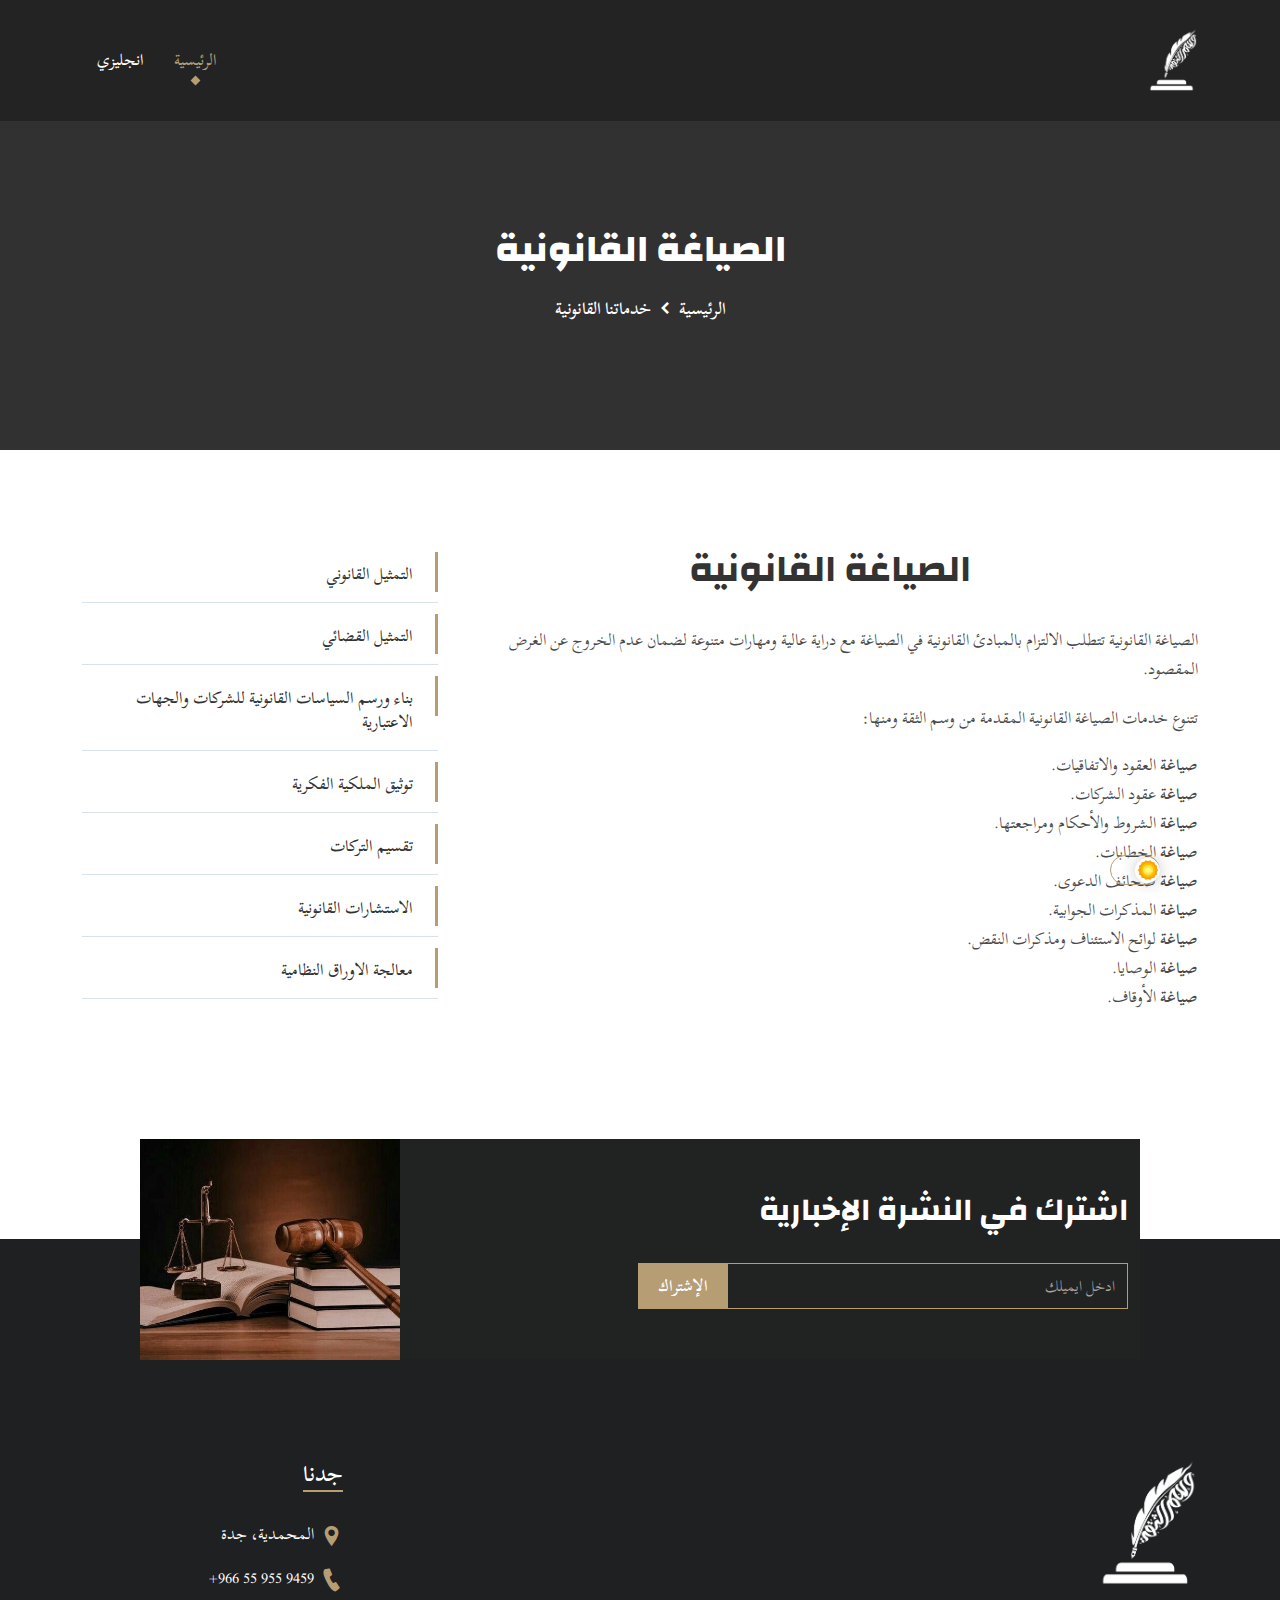
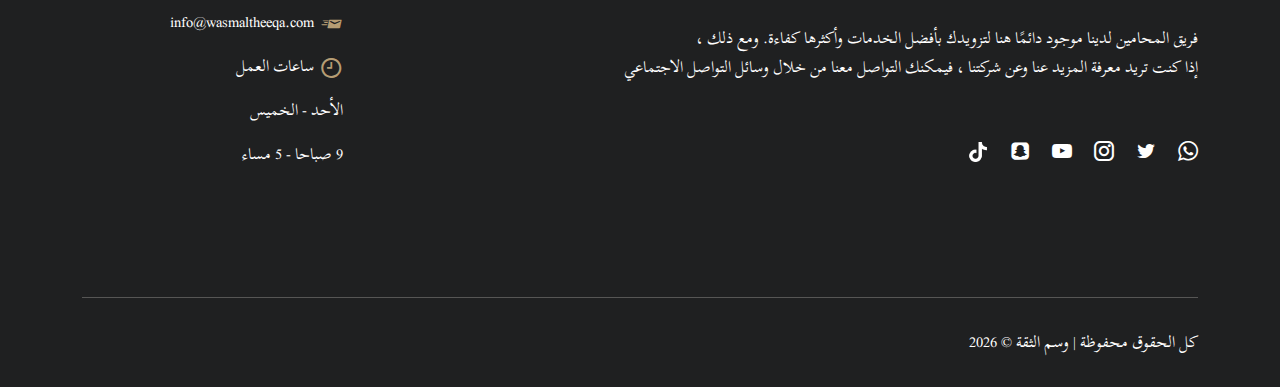
<file: Legal Drafting.html>
<!DOCTYPE html>
<html lang="ar" dir="rtl">
    <head>
        <meta charset="UTF-8">
        <meta name="viewport" content="width=device-width, initial-scale=1.0">

        <!-- fonts -->
        <link rel="preconnect" href="https://fonts.googleapis.com">
        <link rel="preconnect" href="https://fonts.gstatic.com" crossorigin>
        <link href="https://fonts.googleapis.com/css2?family=Blaka&family=Changa&family=Scheherazade+New&display=swap" rel="stylesheet">
        <!-- Bootstrap CSS -->
        <link rel="stylesheet" href="assets/css/bootstrap.rtl.min.css">
        <!-- Meanmenu CSS -->
        <link rel="stylesheet" href="assets/css/meanmenu.css">
        <!-- Icofont CSS -->
        <link rel="stylesheet" href="assets/css/icofont.min.css">
        <!-- Nice Select CSS -->
        <link rel="stylesheet" href="assets/css/nice-select.min.css">
        <!-- Owl Carousel CSS -->
        <link rel="stylesheet" href="assets/css/owl.carousel.min.css">
        <link rel="stylesheet" href="assets/css/owl.theme.default.min.css">
        <!-- Magnific Popup CSS -->
        <link rel="stylesheet" href="assets/css/magnific-popup.min.css">
        <!-- Flaticon CSS -->
        <link rel="stylesheet" href="assets/fonts/flaticon.css">
        <!-- Animate CSS -->
        <link rel="stylesheet" href="assets/css/animate.min.css">
        <!-- Odometer CSS -->
        <link rel="stylesheet" href="assets/css/odometer.min.css">
        <!-- Style CSS -->
        <link rel="stylesheet" href="assets/css/style.css">
        <!-- Responsive CSS -->
        <link rel="stylesheet" href="assets/css/responsive.css">
        <!-- Theme Dark CSS -->
        <link rel="stylesheet" href="assets/css/theme-dark.css">
        <!-- RTL CSS -->
        <link rel="stylesheet" href="assets/css/rtl.css">

        <title>وسم الثقة للمحاماة والاستشارات القانونية | خدماتنا | الصياغة القانونية</title>

        <link rel="icon" type="image/png" href="assets/img/logo.png">
    </head>
    <body>

        <!-- Preloader -->
        <div class="loader">
            <div class="d-table">
                <div class="d-table-cell">
                    <div class="sk-folding-cube">
                        <div class="sk-cube1 sk-cube"></div>
                        <div class="sk-cube2 sk-cube"></div>
                        <div class="sk-cube4 sk-cube"></div>
                        <div class="sk-cube3 sk-cube"></div>
                    </div>
                </div>
            </div>
        </div>
        <!-- End Preloader -->

        <!-- Navbar -->
        <div class="navbar-area fixed-top">
            <!-- Menu For Mobile Device -->
            <div class="mobile-nav">
                <a href="index.html" class="logo">
                    <img style="width: 30px;" src="assets/img/logo.png" alt="Logo">
                </a>
            </div>

            <!-- Menu For Desktop Device -->
            <div class="main-nav">
                <div class="container">
                    <nav class="navbar navbar-expand-md navbar-light">
                        <a class="navbar-brand" href="index.html">
                            <img style="width: 50px;" src="assets/img/logo.png" alt="Logo">
                        </a>
                        <div class="collapse navbar-collapse mean-menu" id="navbarSupportedContent">
                            <ul class="navbar-nav">
                                <li class="nav-item">
                                    <a href="index.html" class="nav-link active">الرئيسية</a>
                                </li>
                                <li class="nav-item">
                                    <a href="./wasm/Legal Drafting.html" class="nav-link">انجليزي</a>
                                </li>
                            </ul>
                        </div>
                    </nav>
                </div>
            </div>
        </div>
        <!-- End Navbar -->

        <!-- Page Title -->
        <div class="page-title-area title-img-one">
            <div class="d-table">
                <div class="d-table-cell">
                    <div class="page-title-text">
                        <h2>الصياغة القانونية</h2>
                        <ul>
                            <li>
                                <a href="index.html">الرئيسية</a>
                            </li>
                            <li>
                                <i class="icofont-simple-left"></i>
                            </li>
                            <li>خدماتنا القانونية</li>
                        </ul>
                    </div>
                </div>
            </div>
        </div>
        <!-- End Page Title -->

        <!-- Practice Details -->
        <div class="practice-details-area pt-100">
            <div class="container">
                <div class="row">
                    <div class="col-lg-8">
                        <div class="practice-details-item">
                            <div class="practice-details-content">
                                <div class="section-title text-left">
                                    <h2>الصياغة القانونية</h2>
                                </div>
                                <p>الصياغة القانونية تتطلب الالتزام بالمبادئ القانونية في الصياغة مع دراية عالية ومهارات متنوعة لضمان عدم الخروج عن الغرض المقصود.</p>
                                <p>تتنوع خدمات الصياغة القانونية المقدمة من وسم الثقة ومنها:</p>
                                <ul>
                                    <li><span>صياغة</span> العقود والاتفاقيات.</li>
                                    <li><span>صياغة</span> عقود الشركات.</li>
                                    <li><span>صياغة</span> الشروط والأحكام ومراجعتها.</li>
                                    <li><span>صياغة</span> الخطابات.</li>
                                    <li><span>صياغة</span> صحائف الدعوى.</li>
                                    <li><span>صياغة</span> المذكرات الجوابية.</li>
                                    <li><span>صياغة</span> لوائح الاستئناف ومذكرات النقض.</li>
                                    <li><span>صياغة</span> الوصايا.</li>
                                    <li><span>صياغة</span> الأوقاف.</li>
                                </ul>
                            </div>
                        </div>
                    </div>
                    <div class="col-lg-4">
                        <div class="practice-details-item">
                            <div class="blog-details-category">
                                <ul>
                                    <li>
                                        <a href="index.html">
                                            التمثيل القانوني
                                            <i class="icofont-arrow-left"></i>
                                        </a>
                                    </li>
                                    <li>
                                        <a href="Judicial Representation.html">
                                            التمثيل القضائي
                                            <i class="icofont-arrow-left"></i>
                                        </a>
                                    </li>
                                    <li>
                                        <a href="Building and Formulating Legal Policies for Companies and Legal Entities.html">
                                            بناء ورسم السياسات القانونية للشركات والجهات الاعتبارية
                                            <i class="icofont-arrow-left"></i>
                                        </a>
                                    </li>
                                    <li>
                                        <a href="Intellectual Property Documentation.html">
                                            توثيق الملكية الفكرية
                                            <i class="icofont-arrow-left"></i>
                                        </a>
                                    </li>
                                    <li>
                                        <a href="Division of Estates.html">
                                            تقسيم التركات
                                            <i class="icofont-arrow-left"></i>
                                        </a>
                                    </li>
                                    <li>
                                        <a href="Legal Consultation.html">
                                            الاستشارات القانونية
                                            <i class="icofont-arrow-left"></i>
                                        </a>
                                    </li>
                                    <li>
                                        <a href="Processing of Systemic Papers.html">
                                            معالجة الاوراق النظامية
                                            <i class="icofont-arrow-left"></i>
                                        </a>
                                    </li>
                                </ul>
                            </div>
                        </div>
                    </div>
                </div>
            </div>
        </div>
        <!-- End Practice Details -->

        <!-- Footer -->
        <footer>
            
            <!-- Newsletter -->
            <div class="newsletter-area">
                <div class="container">
                    <img src="assets/img/newsletter.jpg" alt="Shape">
                    <h2>اشترك في النشرة الإخبارية</h2>
                    <form class="newsletter-form" data-toggle="validator">
                        <input type="email" class="form-control" placeholder="ادخل ايميلك" name="EMAIL" required autocomplete="off">

                        <button class="btn contact-btn" type="submit">
                            الإشتراك
                        </button>

                        <div id="validator-newsletter" class="form-result"></div>
                    </form>
                </div>
            </div>
            <!-- End Newsletter -->

            <div class="container">
                <div class="row">
                    <div class="col-sm-6 col-lg-9">
                        <div class="footer-item">
                            <div class="footer-logo">
                                <a href="index.html">
                                    <img class="loogo" src="assets/img/logo.png" alt="Logo">
                                </a>
                                <p>فريق المحامين لدينا موجود دائمًا هنا لتزويدك بأفضل الخدمات وأكثرها كفاءة. ومع ذلك ،<br> إذا كنت تريد معرفة المزيد عنا وعن شركتنا ، فيمكنك التواصل معنا من خلال وسائل التواصل الاجتماعي</p>
                                <ul>
                                    <li>
                                        <a href="https://api.whatsapp.com/send/?phone=966559559459&text&type=phone_number&app_absent=0" target="_blank">
                                            <i class="icofont-brand-whatsapp"></i>
                                        </a>
                                    </li>
                                    <li>
                                        <a href="https://twitter.com/wasmaltheeqa?t=usjONj2ov5GxThD5HKJTzQ&s=09" target="_blank">
                                            <i class="icofont-twitter"></i>
                                        </a>
                                    </li>
                                    <li>
                                        <a href="https://instagram.com/wasmaltheeqa?igshid=YmMyMTA2M2Y=" target="_blank">
                                            <i class="icofont-instagram"></i>
                                        </a>
                                    </li>
                                    
                                    <li>
                                        <a href="https://www.youtube.com/channel/UCWurTCGphEZCkAbqvV_mAUA" target="_blank">
                                            <i class="icofont-youtube-play"></i>
                                        </a>
                                    </li>
                                    <li>
                                        <a href="https://www.snapchat.com/add/wasmaltheeqa?share_id=YAU7TP9-sMo&locale=ar-AE" target="_blank">
                                            <i class="icofont-snapchat"></i>
                                        </a>
                                    </li>
                                    <li>
                                        <a href="https://www.tiktok.com/@wasmaltheeqa" target="_blank">
                                            <img style="width: 20px; padding-top: 30px;" src="assets/img/tik-tok-w.png">
                                        </a>
                                    </li>
                                </ul>
                            </div>
                        </div>
                    </div>
                    <div class="col-sm-6 col-lg-3">
                        <div class="footer-item">
                            <div class="footer-find">
                                <h3>جدنا</h3>
                                <ul>
                                    <li>
                                        <a href="https://maps.app.goo.gl/Nbdseb1qMHSGeEA2A" target="_blank">
                                            <i class="icofont-location-pin"></i>
                                            المحمدية، جدة
                                        </a>
                                    </li>
                                    <li>
                                        <i class="icofont-ui-call"></i>
                                        <a href="tel:055-955-9459">9459 955 55 966+</a>
                                    </li>
                                    <li>
                                        <i class="icofont-send-mail"></i>
                                        <a href="mailto:info@wasmaltheeqa.com">info@wasmaltheeqa.com</a>
                                    </li>
                                    <li>
                                        <i class="icofont-clock-time"></i>ساعات العمل
                                        <ul class="hour" style="margin-left: 32px;">
                                            <li></li>
                                            <li>الأحد - الخميس</li>
                                            <li>9 صباحا - 5 مساء</li>
                                        </ul>
                                    </li>
                                </ul>
                            </div>
                        </div>
                    </div>
                </div>
                <div class="copyright-area">
                    <div class="row">
                        <div class="col-sm-7 col-lg-6">
                            <div class="copyright-item">
                                <p>كل الحقوق محفوظة | <a href="index.html"> وسم الثقة</a> &copy; <script>document.write(new Date().getFullYear());</script></p>
                            </div>
                        </div>
                    </div>
                </div>
            </div>
        </footer>
        <!-- End Footer -->

        
         <!-- Essential JS -->
        <script src="assets/js/jquery.min.js"></script>
        <script src="assets/js/bootstrap.bundle.min.js"></script>
        <!-- Meanmenu JS -->
        <script src="assets/js/jquery.meanmenu.js"></script>
        <!-- Nice Select JS -->
        <script src="assets/js/jquery.nice-select.min.js"></script>
        <!-- Form Ajaxchimp JS -->
		<script src="assets/js/jquery.ajaxchimp.min.js"></script>
		<!-- Form Validator JS -->
		<script src="assets/js/form-validator.min.js"></script>
		<!-- Contact JS -->
        <script src="assets/js/contact-form-script.js"></script>
        <!-- Owl Carousel JS -->
        <script src="assets/js/owl.carousel.min.js"></script>
        <!-- Odometer JS -->
        <script src="assets/js/odometer.min.js"></script>
        <script src="assets/js/jquery.appear.min.js"></script>
        <!-- Magnific Popup JS -->
        <script src="assets/js/jquery.magnific-popup.min.js"></script>
        <!-- Wow JS -->
        <script src="assets/js/wow.min.js"></script>
        <!-- Custom JS -->
        <script src="assets/js/custom.js"></script>

    </body>
</html>
</file>
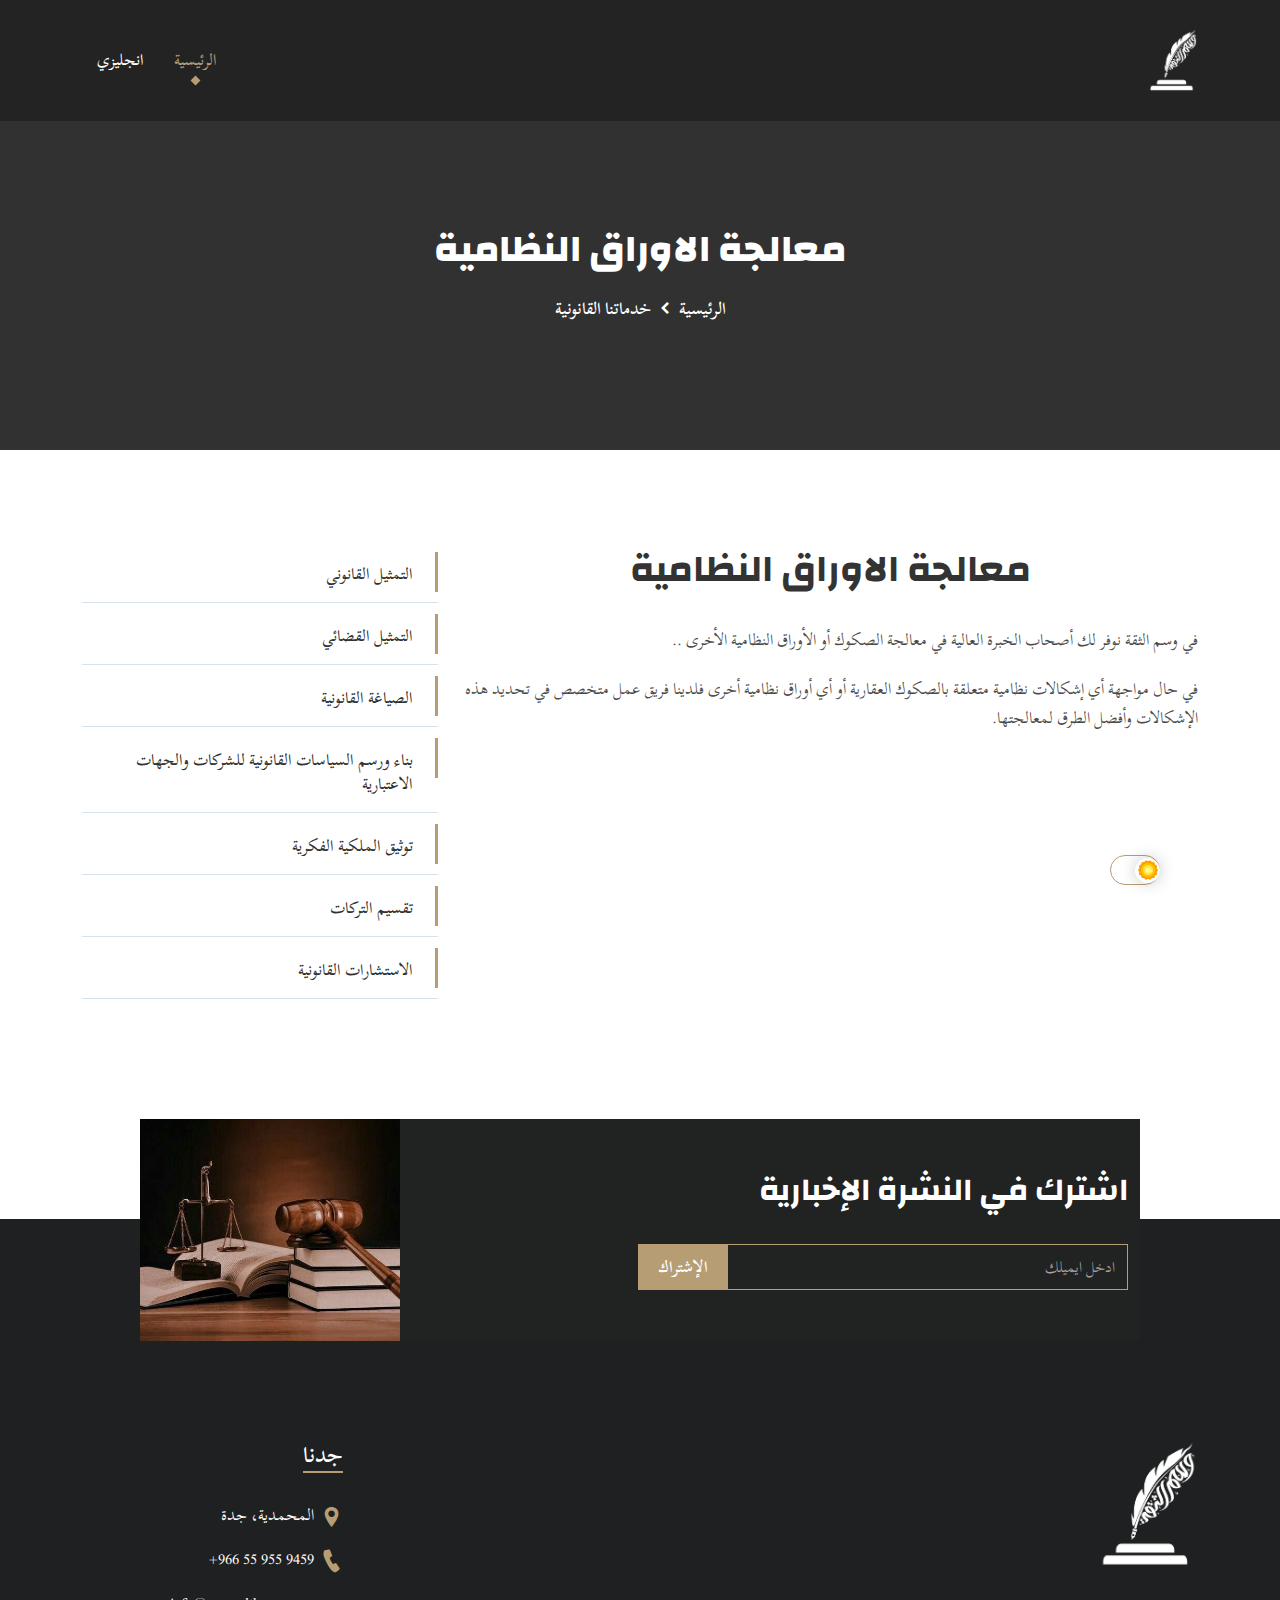
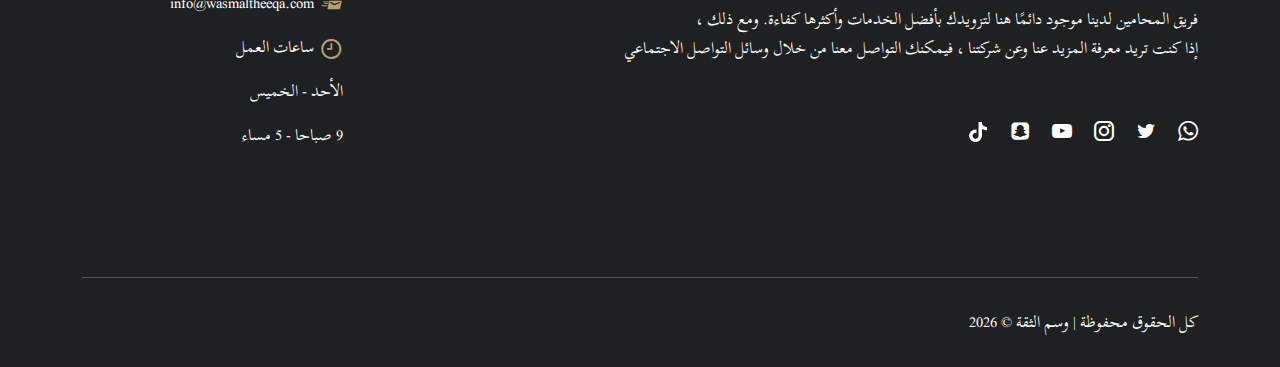
<file: Processing of Systemic Papers.html>
<!DOCTYPE html>
<html lang="ar" dir="rtl">
    <head>
        <meta charset="UTF-8">
        <meta name="viewport" content="width=device-width, initial-scale=1.0">

        <!-- fonts -->
        <link rel="preconnect" href="https://fonts.googleapis.com">
        <link rel="preconnect" href="https://fonts.gstatic.com" crossorigin>
        <link href="https://fonts.googleapis.com/css2?family=Blaka&family=Changa&family=Scheherazade+New&display=swap" rel="stylesheet">
        <!-- Bootstrap CSS -->
        <link rel="stylesheet" href="assets/css/bootstrap.rtl.min.css">
        <!-- Meanmenu CSS -->
        <link rel="stylesheet" href="assets/css/meanmenu.css">
        <!-- Icofont CSS -->
        <link rel="stylesheet" href="assets/css/icofont.min.css">
        <!-- Nice Select CSS -->
        <link rel="stylesheet" href="assets/css/nice-select.min.css">
        <!-- Owl Carousel CSS -->
        <link rel="stylesheet" href="assets/css/owl.carousel.min.css">
        <link rel="stylesheet" href="assets/css/owl.theme.default.min.css">
        <!-- Magnific Popup CSS -->
        <link rel="stylesheet" href="assets/css/magnific-popup.min.css">
        <!-- Flaticon CSS -->
        <link rel="stylesheet" href="assets/fonts/flaticon.css">
        <!-- Animate CSS -->
        <link rel="stylesheet" href="assets/css/animate.min.css">
        <!-- Odometer CSS -->
        <link rel="stylesheet" href="assets/css/odometer.min.css">
        <!-- Style CSS -->
        <link rel="stylesheet" href="assets/css/style.css">
        <!-- Responsive CSS -->
        <link rel="stylesheet" href="assets/css/responsive.css">
        <!-- Theme Dark CSS -->
        <link rel="stylesheet" href="assets/css/theme-dark.css">
        <!-- RTL CSS -->
        <link rel="stylesheet" href="assets/css/rtl.css">

        <title>وسم الثقة للمحاماة والاستشارات القانونية | خدماتنا | معالجة الأوراق النظامية</title>

        <link rel="icon" type="image/png" href="assets/img/logo.png">
    </head>
    <body>

        <!-- Preloader -->
        <div class="loader">
            <div class="d-table">
                <div class="d-table-cell">
                    <div class="sk-folding-cube">
                        <div class="sk-cube1 sk-cube"></div>
                        <div class="sk-cube2 sk-cube"></div>
                        <div class="sk-cube4 sk-cube"></div>
                        <div class="sk-cube3 sk-cube"></div>
                    </div>
                </div>
            </div>
        </div>
        <!-- End Preloader -->

        <!-- Navbar -->
        <div class="navbar-area fixed-top">
            <!-- Menu For Mobile Device -->
            <div class="mobile-nav">
                <a href="index.html" class="logo">
                    <img style="width: 30px;" src="assets/img/logo.png" alt="Logo">
                </a>
            </div>

            <!-- Menu For Desktop Device -->
            <div class="main-nav">
                <div class="container">
                    <nav class="navbar navbar-expand-md navbar-light">
                        <a class="navbar-brand" href="index.html">
                            <img style="width: 50px;" src="assets/img/logo.png" alt="Logo">
                        </a>
                        <div class="collapse navbar-collapse mean-menu" id="navbarSupportedContent">
                            <ul class="navbar-nav">
                                <li class="nav-item">
                                    <a href="index.html" class="nav-link active">الرئيسية</a>
                                </li>
                                <li class="nav-item">
                                    <a href="./wasm/Processing of Systemic Papers.html" class="nav-link">انجليزي</a>
                                </li>
                            </ul>
                        </div>
                    </nav>
                </div>
            </div>
        </div>
        <!-- End Navbar -->

        <!-- Page Title -->
        <div class="page-title-area title-img-one">
            <div class="d-table">
                <div class="d-table-cell">
                    <div class="page-title-text">
                        <h2>معالجة الاوراق النظامية</h2>
                        <ul>
                            <li>
                                <a href="index.html">الرئيسية</a>
                            </li>
                            <li>
                                <i class="icofont-simple-left"></i>
                            </li>
                            <li>خدماتنا القانونية</li>
                        </ul>
                    </div>
                </div>
            </div>
        </div>
        <!-- End Page Title -->

        <!-- Practice Details -->
        <div class="practice-details-area pt-100">
            <div class="container">
                <div class="row">
                    <div class="col-lg-8">
                        <div class="practice-details-item">
                            <div class="practice-details-content">
                                <div class="section-title text-left">
                                    <h2>معالجة الاوراق النظامية</h2>
                                </div>
                                <p>في وسم الثقة نوفر لك أصحاب الخبرة العالية في معالجة الصكوك أو الأوراق النظامية الأخرى ..</p>
                                <p>في حال مواجهة أي إشكالات نظامية متعلقة بالصكوك العقارية أو أي أوراق نظامية أخرى فلدينا فريق عمل متخصص في تحديد هذه الإشكالات وأفضل الطرق لمعالجتها.</p>
                            </div>
                        </div>
                    </div>
                    <div class="col-lg-4">
                        <div class="practice-details-item">
                            <div class="blog-details-category">
                                <ul>
                                    <li>
                                        <a href="index.html">
                                            التمثيل القانوني
                                            <i class="icofont-arrow-left"></i>
                                        </a>
                                    </li>
                                    <li>
                                        <a href="Judicial Representation.html">
                                            التمثيل القضائي
                                            <i class="icofont-arrow-left"></i>
                                        </a>
                                    </li>
                                    <li>
                                        <a href="Legal Drafting.html">
                                            الصياغة القانونية
                                            <i class="icofont-arrow-left"></i>
                                        </a>
                                    </li>
                                    <li>
                                        <a href="Building and Formulating Legal Policies for Companies and Legal Entities.html">
                                            بناء ورسم السياسات القانونية للشركات والجهات الاعتبارية
                                            <i class="icofont-arrow-left"></i>
                                        </a>
                                    </li>
                                    <li>
                                        <a href="Intellectual Property Documentation.html">
                                            توثيق الملكية الفكرية
                                            <i class="icofont-arrow-left"></i>
                                        </a>
                                    </li>
                                    <li>
                                        <a href="Division of Estates.html">
                                            تقسيم التركات
                                            <i class="icofont-arrow-left"></i>
                                        </a>
                                    </li>
                                    <li>
                                        <a href="Legal Consultation.html">
                                            الاستشارات القانونية
                                            <i class="icofont-arrow-left"></i>
                                        </a>
                                    </li>
                                </ul>
                            </div>
                        </div>
                    </div>
                </div>
            </div>
        </div>
        <!-- End Practice Details -->

        <!-- Footer -->
        <footer>
            
            <!-- Newsletter -->
            <div class="newsletter-area">
                <div class="container">
                    <img src="assets/img/newsletter.jpg" alt="Shape">
                    <h2>اشترك في النشرة الإخبارية</h2>
                    <form class="newsletter-form" data-toggle="validator">
                        <input type="email" class="form-control" placeholder="ادخل ايميلك" name="EMAIL" required autocomplete="off">

                        <button class="btn contact-btn" type="submit">
                            الإشتراك
                        </button>

                        <div id="validator-newsletter" class="form-result"></div>
                    </form>
                </div>
            </div>
            <!-- End Newsletter -->

            <div class="container">
                <div class="row">
                    <div class="col-sm-6 col-lg-9">
                        <div class="footer-item">
                            <div class="footer-logo">
                                <a href="index.html">
                                    <img class="loogo" src="assets/img/logo.png" alt="Logo">
                                </a>
                                <p>فريق المحامين لدينا موجود دائمًا هنا لتزويدك بأفضل الخدمات وأكثرها كفاءة. ومع ذلك ،<br> إذا كنت تريد معرفة المزيد عنا وعن شركتنا ، فيمكنك التواصل معنا من خلال وسائل التواصل الاجتماعي</p>
                                <ul>
                                    <li>
                                        <a href="https://api.whatsapp.com/send/?phone=966559559459&text&type=phone_number&app_absent=0" target="_blank">
                                            <i class="icofont-brand-whatsapp"></i>
                                        </a>
                                    </li>
                                    <li>
                                        <a href="https://twitter.com/wasmaltheeqa?t=usjONj2ov5GxThD5HKJTzQ&s=09" target="_blank">
                                            <i class="icofont-twitter"></i>
                                        </a>
                                    </li>
                                    <li>
                                        <a href="https://instagram.com/wasmaltheeqa?igshid=YmMyMTA2M2Y=" target="_blank">
                                            <i class="icofont-instagram"></i>
                                        </a>
                                    </li>
                                    
                                    <li>
                                        <a href="https://www.youtube.com/channel/UCWurTCGphEZCkAbqvV_mAUA" target="_blank">
                                            <i class="icofont-youtube-play"></i>
                                        </a>
                                    </li>
                                    <li>
                                        <a href="https://www.snapchat.com/add/wasmaltheeqa?share_id=YAU7TP9-sMo&locale=ar-AE" target="_blank">
                                            <i class="icofont-snapchat"></i>
                                        </a>
                                    </li>
                                    <li>
                                        <a href="https://www.tiktok.com/@wasmaltheeqa" target="_blank">
                                            <img style="width: 20px; padding-top: 30px;" src="assets/img/tik-tok-w.png">
                                        </a>
                                    </li>
                                </ul>
                            </div>
                        </div>
                    </div>
                    <div class="col-sm-6 col-lg-3">
                        <div class="footer-item">
                            <div class="footer-find">
                                <h3>جدنا</h3>
                                <ul>
                                    <li>
                                        <a href="https://maps.app.goo.gl/Nbdseb1qMHSGeEA2A" target="_blank">
                                            <i class="icofont-location-pin"></i>
                                            المحمدية، جدة
                                        </a>
                                    </li>
                                    <li>
                                        <i class="icofont-ui-call"></i>
                                        <a href="tel:055-955-9459">9459 955 55 966+</a>
                                    </li>
                                    <li>
                                        <i class="icofont-send-mail"></i>
                                        <a href="mailto:info@wasmaltheeqa.com">info@wasmaltheeqa.com</a>
                                    </li>
                                    <li>
                                        <i class="icofont-clock-time"></i>ساعات العمل
                                        <ul class="hour" style="margin-left: 32px;">
                                            <li></li>
                                            <li>الأحد - الخميس</li>
                                            <li>9 صباحا - 5 مساء</li>
                                        </ul>
                                    </li>
                                </ul>
                            </div>
                        </div>
                    </div>
                </div>
                <div class="copyright-area">
                    <div class="row">
                        <div class="col-sm-7 col-lg-6">
                            <div class="copyright-item">
                                <p>كل الحقوق محفوظة | <a href="index.html"> وسم الثقة</a> &copy; <script>document.write(new Date().getFullYear());</script></p>
                            </div>
                        </div>
                    </div>
                </div>
            </div>
        </footer>
        <!-- End Footer -->

        
         <!-- Essential JS -->
        <script src="assets/js/jquery.min.js"></script>
        <script src="assets/js/bootstrap.bundle.min.js"></script>
        <!-- Meanmenu JS -->
        <script src="assets/js/jquery.meanmenu.js"></script>
        <!-- Nice Select JS -->
        <script src="assets/js/jquery.nice-select.min.js"></script>
        <!-- Form Ajaxchimp JS -->
		<script src="assets/js/jquery.ajaxchimp.min.js"></script>
		<!-- Form Validator JS -->
		<script src="assets/js/form-validator.min.js"></script>
		<!-- Contact JS -->
        <script src="assets/js/contact-form-script.js"></script>
        <!-- Owl Carousel JS -->
        <script src="assets/js/owl.carousel.min.js"></script>
        <!-- Odometer JS -->
        <script src="assets/js/odometer.min.js"></script>
        <script src="assets/js/jquery.appear.min.js"></script>
        <!-- Magnific Popup JS -->
        <script src="assets/js/jquery.magnific-popup.min.js"></script>
        <!-- Wow JS -->
        <script src="assets/js/wow.min.js"></script>
        <!-- Custom JS -->
        <script src="assets/js/custom.js"></script>

    </body>
</html>
</file>
<file: assets/css/meanmenu.css>
a.meanmenu-reveal {
	display: none;
}
/* when under viewport size, .mean-container is added to body */
.mean-container .mean-bar {
	float: left;
	width: 100%;
	position: absolute;
	background: transparent;
	padding: 20px 0 0;
	z-index: 999;
	border-bottom: 1px solid rgba(0, 0, 0, 0.03);
	height: 55px;
}
.mean-container a.meanmenu-reveal {
	width: 35px;
	height: 30px;
	padding: 12px 15px 0 0;
	position: absolute;
	right: 0;
	cursor: pointer;
	color: #ffffff;
	text-decoration: none;
	font-size: 16px;
	text-indent: -9999em;
	line-height: 22px;
	font-size: 1px;
	display: block;
	font-weight: 700;
}
.mean-container a.meanmenu-reveal span {
	display: block;
	background: #ffffff;
	height: 4px;
    margin-top: 3px;
    border-radius: 3px;
}
.mean-container .mean-nav {
	float: left;
	width: 100%;
	background: #ffffff;
	margin-top: 55px;
}
.mean-container .mean-nav ul {
	padding: 0;
	margin: 0;
	width: 100%;
	border: none;
	list-style-type: none;
}
.mean-container .mean-nav ul li {
	position: relative;
	float: left;
	width: 100%;
}
.mean-container .mean-nav ul li a {
	display: block;
	float: left;
	width: 90%;
	padding: 1em 5%;
	margin: 0;
	text-align: left;
	color: #677294;
	border-top: 1px solid #DBEEFD;
	text-decoration: none;
}
.mean-container .mean-nav ul li a.active {
	color: #000000;
}
.mean-container .mean-nav ul li li a {
	width: 80%;
	padding: 1em 10%;
	color: #677294;
	border-top: 1px solid #DBEEFD;
	opacity: 1;
	filter: alpha(opacity=75);
	text-shadow: none !important;
	visibility: visible;
	text-transform: none;
	font-size: 14px;
}
.mean-container .mean-nav ul li.mean-last a {
	border-bottom: none;
	margin-bottom: 0;
}
.mean-container .mean-nav ul li li li a {
	width: 70%;
	padding: 1em 15%;
}
.mean-container .mean-nav ul li li li li a {
	width: 60%;
	padding: 1em 20%;
}
.mean-container .mean-nav ul li li li li li a {
	width: 50%;
	padding: 1em 25%;
}
.mean-container .mean-nav ul li a:hover {
	background: #252525;
	background: rgba(255,255,255,0.1);
}
.mean-container .mean-nav ul li a.mean-expand {
	margin-top: 3px;
	width: 100%;
	height: 24px;
	padding: 12px !important;
	text-align: right ;
	position: absolute;
	right: 0;
	top: 0;
	z-index: 2;
	font-weight: 700;
	background: transparent;
	border: none !important;
}
.mean-container .mean-push {
	float: left;
	width: 100%;
	padding: 0;
	margin: 0;
	clear: both;
}
.mean-nav .wrapper {
	width: 100%;
	padding: 0;
	margin: 0;
}
/* Fix for box sizing on Foundation Framework etc. */
.mean-container .mean-bar, .mean-container .mean-bar * {
	-webkit-box-sizing: content-box;
	-moz-box-sizing: content-box;
	box-sizing: content-box;
}
.mean-remove {
	display: none !important;
}
.mobile-nav {
    display: none;
}
.mobile-nav.mean-container .mean-nav ul li a.active {
    color: #FF2D55;
}
.main-nav {
    background: #000;
    position: absolute;
    top: 0;
    left: 0;
    padding-top: 15px;
    padding-bottom: 15px;
    width: 100%;
    z-index: 999;
    height: auto;
}
.mean-nav .dropdown-toggle::after {
	display: none;
}
.navbar-light .navbar-brand, .navbar-light .navbar-brand:hover {
    color: #fff;
    font-weight: bold;
    text-transform: uppercase;
}
.main-nav nav ul {
    padding: 0;
    margin: 0;
    list-style-type: none;
}
.main-nav nav .navbar-nav .nav-item {
    position: relative;
    padding: 15px 0;
}
.main-nav nav .navbar-nav .nav-item a {
    font-weight: 500;
    font-size: 16px;
    text-transform: uppercase;
    color: #ffffff;
    padding-left: 0;
    padding-right: 0;
    padding-top: 0;
    padding-bottom: 0;
    margin-left: 15px;
    margin-right: 15px;
}
.main-nav nav .navbar-nav .nav-item a:hover, 
.main-nav nav .navbar-nav .nav-item a:focus, 
.main-nav nav .navbar-nav .nav-item a.active {
    color: #FF2D55;
}
.main-nav nav .navbar-nav .nav-item:hover a {
    color: #FF2D55;
}
.main-nav nav .navbar-nav .nav-item .dropdown-menu {
    -webkit-box-shadow: 0 0 30px 0 rgba(0, 0, 0, 0.05);
            box-shadow: 0 0 30px 0 rgba(0, 0, 0, 0.05);
    background: #0d1028;
    position: absolute;
    top: 80px;
    left: 0;
    width: 250px;
    z-index: 99;
    display: block;
    padding-top: 20px;
    padding-left: 5px;
    padding-right: 5px;
    padding-bottom: 20px;
    opacity: 0;
    visibility: hidden;
    -webkit-transition: all 0.3s ease-in-out;
    transition: all 0.3s ease-in-out;
}
.main-nav nav .navbar-nav .nav-item .dropdown-menu li {
    position: relative;
    padding: 0;
}
.main-nav nav .navbar-nav .nav-item .dropdown-menu li a {
    font-size: 15px;
    font-weight: 500;
    text-transform: capitalize;
    padding: 9px 15px;
    margin: 0;
    display: block;
    color: #ffffff;
}
.main-nav nav .navbar-nav .nav-item .dropdown-menu li a:hover, 
.main-nav nav .navbar-nav .nav-item .dropdown-menu li a:focus, 
.main-nav nav .navbar-nav .nav-item .dropdown-menu li a.active {
    color: #FF2D55;
}
.main-nav nav .navbar-nav .nav-item .dropdown-menu li .dropdown-menu {
    position: absolute;
    left: -100%;
    top: 0;
    opacity: 0 !important;
    visibility: hidden !important;
}
.main-nav nav .navbar-nav .nav-item .dropdown-menu li:hover .dropdown-menu {
    opacity: 1 !important;
    visibility: visible !important;
    top: -20px !important;
}
.main-nav nav .navbar-nav .nav-item .dropdown-menu li .dropdown-menu li .dropdown-menu {
    position: absolute;
    left: -100%;
    top: 0;
    opacity: 0 !important;
    visibility: hidden !important;
}
.main-nav nav .navbar-nav .nav-item .dropdown-menu li:hover .dropdown-menu li:hover .dropdown-menu {
    opacity: 1 !important;
    visibility: visible !important;
    top: -20px !important;
}
.main-nav nav .navbar-nav .nav-item .dropdown-menu li .dropdown-menu li a {
    color: #ffffff;
    text-transform: capitalize;
}
.main-nav nav .navbar-nav .nav-item .dropdown-menu li .dropdown-menu li a:hover, 
.main-nav nav .navbar-nav .nav-item .dropdown-menu li .dropdown-menu li a:focus, 
.main-nav nav .navbar-nav .nav-item .dropdown-menu li .dropdown-menu li a.active {
    color: #FF2D55;
}
.main-nav nav .navbar-nav .nav-item .dropdown-menu li:hover a {
    color: #FF2D55;
}
.main-nav nav .navbar-nav .nav-item:hover ul {
    opacity: 1;
    visibility: visible;
    top: 100%;
}
.main-nav nav .navbar-nav .nav-item:last-child .dropdown-menu {
    left: auto;
    right: 0;
}

/* Responsive Style */
@media only screen and (max-width: 991px) {
    .mobile-nav {
        display: block;
        position: relative;
    }
    .mobile-nav .logo {
		text-decoration: none;
        position: absolute;
        top: 11px;
        z-index: 999;
        left: 15px;
        color: #fff;
        font-weight: bold;
        text-transform: uppercase;
        font-size: 20px;
    }
    .mean-container .mean-bar {
        background-color: #000;
        padding: 0;
    }
    .mean-container a.meanmenu-reveal {
        padding: 15px 15px 0 0;
    }
    .mobile-nav nav .navbar-nav .nav-item a i {
        display: none;
    }
    .main-nav {
        display: none !important;
    }
}
</file>
<file: assets/fonts/flaticon.css>
/*
  	Flaticon icon font: Flaticon
  	Creation date: 24/03/2020 19:05
  	*/

@font-face {
  font-family: "Flaticon";
  src: url("./Flaticon.eot");
  src: url("./Flaticon.eot?#iefix") format("embedded-opentype"),
       url("./Flaticon.woff2") format("woff2"),
       url("./Flaticon.woff") format("woff"),
       url("./Flaticon.ttf") format("truetype"),
       url("./Flaticon.svg#Flaticon") format("svg");
  font-weight: normal;
  font-style: normal;
}

@media screen and (-webkit-min-device-pixel-ratio:0) {
  @font-face {
    font-family: "Flaticon";
    src: url("./Flaticon.svg#Flaticon") format("svg");
  }
}

[class^="flaticon-"]:before, [class*=" flaticon-"]:before,
[class^="flaticon-"]:after, [class*=" flaticon-"]:after {   
  font-family: Flaticon;
font-style: normal;
}

.flaticon-leader:before { content: "\f100"; }
.flaticon-checkmark:before { content: "\f101"; }
.flaticon-law:before { content: "\f102"; }
.flaticon-family:before { content: "\f103"; }
.flaticon-inheritance:before { content: "\f104"; }
.flaticon-mortarboard:before { content: "\f105"; }
.flaticon-auction:before { content: "\f106"; }
.flaticon-vulnerability:before { content: "\f107"; }
.flaticon-experience:before { content: "\f108"; }
.flaticon-lawyer:before { content: "\f109"; }
.flaticon-balance:before { content: "\f10a"; }
.flaticon-pin:before { content: "\f10b"; }
.flaticon-email:before { content: "\f10c"; }
.flaticon-call:before { content: "\f10d"; }
.flaticon-judge:before { content: "\f10e"; }
.flaticon-medal:before { content: "\f10f"; }
.flaticon-team:before { content: "\f110"; }
.flaticon-download:before { content: "\f111"; }
.flaticon-money-bag:before { content: "\f112"; }
.flaticon-time:before { content: "\f113"; }
.flaticon-conversation:before { content: "\f114"; }
.flaticon-support:before { content: "\f115"; }
</file>
<file: assets/css/style.css>
@import url("https://fonts.googleapis.com/css?family=Poppins:400,500,600,700&display=swap");
@import url("https://fonts.googleapis.com/css?family=Playfair+Display:400,600,700,900&display=swap");
@import url('https://fonts.googleapis.com/css2?family=Blaka&family=Changa&family=Scheherazade+New&display=swap');

/*-- Default CSS --*/
body {
  font-family: "Scheherazade New", serif;
  color: #ffffff;
  background-color: #ffffff;
  font-size: 16px;
}

h1, h2, h3, h4, h5, h6 {
  color: #333333;
  line-height: 1.4;
}

p {
  line-height: 1.8;
}

a {
  -webkit-transition: 0.5s all ease;
  transition: 0.5s all ease;
  text-decoration: none;
  color: #b69d74;
}

a:hover {
  color: #333333;
}

img {
  max-width: 100%;
}

.d-table {
  width: 100%;
  height: 100%;
}

.d-table-cell {
  vertical-align: middle;
}

.ptb-100 {
  padding-top: 100px;
  padding-bottom: 100px;
}

.pt-100 {
  padding-top: 100px;
}

.pb-70 {
  padding-bottom: 70px;
}

.pb-100 {
  padding-bottom: 100px;
}

button:focus {
  outline: 0;
}

.btn.focus, .btn:focus {
  -webkit-box-shadow: none;
          box-shadow: none;
}

/*-- End Default CSS --*/
/*----- Home Page 1 -----*/
/*-- Navbar --*/
.main-nav {
  background-color: #242323;
  -webkit-transition: 0.5s all ease;
  transition: 0.5s all ease;
}

.main-nav nav .navbar-brand {
  width: 100px;
}

.main-nav nav .navbar-nav {
  /* margin-left: auto; */
  margin-right: auto;
}

/* .main-nav nav .navbar-nav .nav-item .dropdown-menu {
  background: #242323;
}

.main-nav nav .navbar-nav .nav-item .dropdown-menu li a:hover, .main-nav nav .navbar-nav .nav-item .dropdown-menu li a:focus, .main-nav nav .navbar-nav .nav-item .dropdown-menu li a.active {
  color: #b69d74;
  letter-spacing: 1px;
}

.main-nav nav .navbar-nav .nav-item .dropdown-menu li a:hover:before, .main-nav nav .navbar-nav .nav-item .dropdown-menu li a:focus:before, .main-nav nav .navbar-nav .nav-item .dropdown-menu li a.active:before {
  display: none;
} */

.main-nav nav .navbar-nav .nav-item:hover a {
  color: #b69d74;
}

.main-nav nav .navbar-nav .nav-item a {
  font-size: 16px;
  text-transform: capitalize;
  position: relative;
  -webkit-transition: 0.5s all ease;
  transition: 0.5s all ease;
}

.main-nav nav .navbar-nav .nav-item a:before {
  position: absolute;
  content: '';
  width: 7px;
  height: 7px;
  margin-left: auto;
  margin-right: auto;
  left: 0;
  right: 0;
  bottom: -12px;
  -webkit-transform: rotate(45deg);
          transform: rotate(45deg);
  -webkit-transition: 0.5s all ease;
  transition: 0.5s all ease;
  opacity: 0;
  -webkit-animation: a-one 5s linear infinite;
          animation: a-one 5s linear infinite;
  background-color: #b69d74;
}

.main-nav nav .navbar-nav .nav-item a:hover, .main-nav nav .navbar-nav .nav-item a:focus, .main-nav nav .navbar-nav .nav-item a.active {
  color: #b69d74;
}

.main-nav nav .navbar-nav .nav-item a:hover:before, .main-nav nav .navbar-nav .nav-item a:focus:before, .main-nav nav .navbar-nav .nav-item a.active:before {
  opacity: 1;
}

@-webkit-keyframes a-one {
  0% {
    -webkit-transform: rotate(0deg);
            transform: rotate(0deg);
  }
  50% {
    -webkit-transform: rotate(180deg);
            transform: rotate(180deg);
  }
  100% {
    -webkit-transform: rotate(360deg);
            transform: rotate(360deg);
  }
}

@keyframes a-one {
  0% {
    -webkit-transform: rotate(0deg);
            transform: rotate(0deg);
  }
  50% {
    -webkit-transform: rotate(180deg);
            transform: rotate(180deg);
  }
  100% {
    -webkit-transform: rotate(360deg);
            transform: rotate(360deg);
  }
}

/* .side-nav a {
  display: inline-block;
  font-size: 16px;
  color: #ffffff;
  border: 1px solid #b69d74;
  padding: 12px 15px;
  position: relative;
  z-index: 1;
}

.side-nav a:before {
  position: absolute;
  content: '';
  left: 0;
  top: 0;
  width: 0;
  height: 100%;
  opacity: 0;
  z-index: -1;
  -webkit-transition: 0.5s all ease;
  transition: 0.5s all ease;
  background-color: #b69d74;
}

.side-nav a:after {
  position: absolute;
  content: '';
  right: 0;
  top: 0;
  width: 0;
  height: 100%;
  opacity: 0;
  z-index: -1;
  -webkit-transition: 0.5s all ease;
  transition: 0.5s all ease;
  background-color: #b69d74;
}

.side-nav a:hover:before {
  width: 50%;
  opacity: 1;
}

.side-nav a:hover:after {
  width: 50%;
  opacity: 1;
} */

.menu-shrink {
  padding-top: 8px;
  padding-bottom: 8px;
}

/*-- End Navbar --*/
/*-- Banner --*/
.banner-img-one {
  /* background-image: url("../img/banner-bg.jpg"); */
  background-color: #242323;
}

.banner-area {
  height: 830px;
  background-position: center center;
  background-repeat: no-repeat;
  background-size: cover;
  position: relative;
}

.banner-item .banner-left {
  margin-top: 60px;
}

.banner-item .banner-left h1 {
  color: #ffffff;
  margin-bottom: 30px;
  font-size: 48px;
  font-family: "Blaka", cursive;
  font-weight: 900;
}

.banner-item .banner-left p {
  margin-bottom: 40px;
  color: #e0e0e0;
  font-size: 16px;
}

.banner-item .banner-left a {
  display: inline-block;
  color: #ffffff;
  border: 3px solid #b69d74;
  padding: 18px 25px;
  margin-right: 240px;
}

.banner-item .banner-left a i {
  display: inline-block;
  font-size: 20px;
  position: relative;
  top: 1px;
  left: 5px;
  -webkit-transition: 0.5s all ease;
  transition: 0.5s all ease;
}

.banner-item .banner-left a:hover {
  background-color: #b69d74;
}

.banner-item .banner-left a:hover i {
  left: 0;
}

.banner-item .banner-right img {
  width: 100%;
  position: relative;
  bottom: -180px;
}

/* .banner-item .banner-right .banner-animation {
  -webkit-animation: banner-animation 10s infinite linear;
          animation: banner-animation 10s infinite linear;
}

@-webkit-keyframes banner-animation {
  0% {
    -webkit-transform: translate(0, 0);
            transform: translate(0, 0);
  }
  50% {
    -webkit-transform: translate(0, -50px);
            transform: translate(0, -50px);
  }
  100% {
    -webkit-transform: translate(0, 0);
            transform: translate(0, 0);
  }
}

@keyframes banner-animation {
  0% {
    -webkit-transform: translate(0, 0);
            transform: translate(0, 0);
  }
  50% {
    -webkit-transform: translate(0, -50px);
            transform: translate(0, -50px);
  }
  100% {
    -webkit-transform: translate(0, 0);
            transform: translate(0, 0);
  }
}

.banner-bottom {
  border-top: 30px solid #b69d7459;
  border-bottom: 30px solid #b69d7459;
  border-left: 40px solid #b69d7459;
  border-right: 40px solid #b69d7459;
  display: inline-block;
  position: absolute;
  bottom: -65px;
  margin-left: auto;
}

.banner-bottom ul {
  margin: 0;
  padding: 0;
  margin-bottom: -2px;
}

.banner-bottom ul li {
  list-style-type: none;
  display: inline-block;
  background-color: #ffffff;
  position: relative;
}

.banner-bottom ul li i {
  padding-left: 20px;
  padding-right: 20px;
  line-height: 100px;
  text-align: center;
  font-size: 50px;
  display: inline-block;
  background-color: #b69d74;
}

.banner-bottom ul li:last-child {
  padding-left: 30px;
  padding-right: 110px;
  padding-top: 23px;
  padding-bottom: 24px;
  margin-left: -4px;
}

.banner-bottom ul li:last-child span {
  font-size: 14px;
  margin-bottom: 8px;
  color: #b69d74;
}

.banner-bottom ul li:last-child p {
  margin-bottom: 0;
  font-weight: 600;
  font-size: 18px;
  color: #b69d74;
}

.banner-bottom ul li:last-child img {
  position: absolute;
  right: 0;
  bottom: 0;
} */

/*-- End Banner --*/
/*-- Help --*/
.help-area {
  padding-top: 165px;
  position: relative;
}

/* .help-shape img {
  position: absolute;
  right: 50px;
  bottom: 0;
  -webkit-animation: a-two 10s infinite linear;
          animation: a-two 10s infinite linear;
} */

/* @-webkit-keyframes a-two {
  0% {
    -webkit-transform: translate(0, 0);
            transform: translate(0, 0);
  }
  50% {
    -webkit-transform: translate(-50px, 0);
            transform: translate(-50px, 0);
  }
  100% {
    -webkit-transform: translate(0, 0);
            transform: translate(0, 0);
  }
}

@keyframes a-two {
  0% {
    -webkit-transform: translate(0, 0);
            transform: translate(0, 0);
  }
  50% {
    -webkit-transform: translate(-50px, 0);
            transform: translate(-50px, 0);
  }
  100% {
    -webkit-transform: translate(0, 0);
            transform: translate(0, 0);
  }
} */

.help-left {
  position: relative;
  max-width: 610px;
  margin-left: auto;
  padding-top: 65px;
  padding-bottom: 65px;
}

.help-left:before {
  position: absolute;
  content: '';
  width: 100%;
  height: 100%;
  left: -60px;
  top: 0;
  z-index: -1;
  -webkit-animation: 10s help-animation linear infinite;
          animation: 10s help-animation linear infinite;
  border: 25px solid #b69d74;
  background-color: transparent;
}

@-webkit-keyframes help-animation {
  0% {
    -webkit-transform: translate(0, 0);
            transform: translate(0, 0);
  }
  50% {
    -webkit-transform: translate(30px, 0);
            transform: translate(30px, 0);
  }
  100% {
    -webkit-transform: translate(0, 0);
            transform: translate(0, 0);
  }
}

@keyframes help-animation {
  0% {
    -webkit-transform: translate(0, 0);
            transform: translate(0, 0);
  }
  50% {
    -webkit-transform: translate(30px, 0);
            transform: translate(30px, 0);
  }
  100% {
    -webkit-transform: translate(0, 0);
            transform: translate(0, 0);
  }
}

@-webkit-keyframes help-animation-two {
  0% {
    -webkit-transform: translate(0, 0);
            transform: translate(0, 0);
  }
  50% {
    -webkit-transform: translate(10px, 0);
            transform: translate(10px, 0);
  }
  100% {
    -webkit-transform: translate(0, 0);
            transform: translate(0, 0);
  }
}

@keyframes help-animation-two {
  0% {
    -webkit-transform: translate(0, 0);
            transform: translate(0, 0);
  }
  50% {
    -webkit-transform: translate(10px, 0);
            transform: translate(10px, 0);
  }
  100% {
    -webkit-transform: translate(0, 0);
            transform: translate(0, 0);
  }
}

.help-item {
  margin-bottom: 30px;
}

.help-item .help-right {
  max-width: 520px;
  margin-left: 50px;
}

.help-item .help-right h2 {
  font-size: 38px;
  font-weight: 700;
  font-family: "Changa", sans-serif;
  margin-bottom: 25px;
  line-height: 1.4;
}

.help-item .help-right p {
  color: #333333;
  margin-bottom: 25px;
}

/* .help-item .help-right .help-inner-left {
  width: 49%;
  display: inline-block;
}

.help-item .help-right .help-inner-left ul {
  margin: 0;
  padding: 0;
}

.help-item .help-right .help-inner-left ul li {
  list-style-type: none;
  display: block;
  font-size: 18px;
  font-weight: 600;
  color: #111111;
  margin-bottom: 12px;
} */

/* .help-item .help-right .help-inner-left ul li:last-child {
  margin-bottom: 0;
}

.help-item .help-right .help-inner-left ul li i {
  color: #b69d74;
  margin-right: 10px;
  font-size: 25px;
  position: relative;
  top: 2px;
}

.help-item .help-right .help-inner-right {
  width: 50%;
  display: inline-block;
}

.help-item .help-right .help-inner-right ul {
  margin: 0;
  padding: 0;
} */

/* .help-item .help-right .help-inner-right ul li {
  list-style-type: none;
  display: block;
  font-size: 18px;
  font-weight: 600;
  color: #111111;
  margin-bottom: 12px;
}

.help-item .help-right .help-inner-right ul li:last-child {
  margin-bottom: 0;
}

.help-item .help-right .help-inner-right ul li i {
  color: #b69d74;
  margin-right: 10px;
  font-size: 25px;
  position: relative;
  top: 2px;
} */

/* .help-item .help-right .help-signature img {
  margin-top: 30px;
  margin-bottom: 30px;
}

.cmn-btn {
  display: inline-block;
  color: #ffffff;
  background-color: #b69d74;
  font-weight: 600;
  font-size: 16px;
  padding: 14px 30px;
  position: relative;
  z-index: 1;
}

.cmn-btn:before {
  position: absolute;
  content: '';
  left: 0;
  top: 0;
  width: 0;
  height: 100%;
  opacity: 0;
  z-index: -1;
  -webkit-transition: 0.5s all ease;
  transition: 0.5s all ease;
  background-color: #333333;
}

.cmn-btn:after {
  position: absolute;
  content: '';
  right: 0;
  top: 0;
  width: 0;
  height: 100%;
  opacity: 0;
  z-index: -1;
  -webkit-transition: 0.5s all ease;
  transition: 0.5s all ease;
  background-color: #333333;
}

.cmn-btn:hover {
  color: #ffffff;
}

.cmn-btn:hover:before {
  width: 50%;
  opacity: 1;
}

.cmn-btn:hover:after {
  width: 50%;
  opacity: 1;
} */

/*-- End Help --*/
/*-- Practice --*/
.section-title {
  text-align: center;
  margin-bottom: 50px;
  margin-top: -7px;
}

/* .section-title span {
  display: block;
  color: #b69d74;
  font-weight: 600;
  font-size: 14px;
  margin-bottom: 10px;
  margin-top: 45px;
  text-align: center;
} */

.section-title h2 {
  font-weight: 700;
  font-size: 38px;
  font-family: "Changa", sans-serif;
  margin-bottom: 0;
  text-align: center;
}

.practice-area {
  background-color: #f5f1f1;
}

.practice-item {
  text-align: center;
  margin-bottom: 30px;
  padding: 45px 15px;
  background-color: #1d1c1c;
  position: relative;
  overflow: hidden;
  -webkit-transition: 0.5s all ease;
  transition: 0.5s all ease;
}

.practice-item:hover {
  background-color: #998056;
  -webkit-transform: translate(0, -10px);
          transform: translate(0, -10px);
}

.practice-item:hover .practice-icon:before {
  background-color: #66573e;
  -webkit-transform: rotate(135deg);
          transform: rotate(135deg);
}

.practice-item:hover .practice-icon:after {
  background-color: #86714d;
  -webkit-transform: rotate(-45deg);
          transform: rotate(-45deg);
}

.practice-item:hover .practice-icon i {
  color: #ffffff;
}

.practice-item .practice-icon {
  position: relative;
  z-index: 1;
  margin-top: 25px;
}

.practice-item .practice-icon:before {
  position: absolute;
  content: '';
  width: 55px;
  height: 55px;
  left: 0;
  top: -5px;
  right: 0;
  margin-left: auto;
  margin-right: auto;
  -webkit-transform: rotate(45deg);
          transform: rotate(45deg);
  z-index: -1;
  -webkit-transition: 0.5s all ease;
  transition: 0.5s all ease;
  background-color: #4c4b4b;
}

.practice-item .practice-icon:after {
  position: absolute;
  content: '';
  width: 55px;
  height: 55px;
  left: 0;
  top: -15px;
  right: 0;
  margin-left: auto;
  margin-right: auto;
  -webkit-transform: rotate(45deg);
          transform: rotate(45deg);
  z-index: -2;
  -webkit-transition: 0.5s all ease;
  transition: 0.5s all ease;
  background-color: #2d2c2c;
}

.practice-item .practice-icon i {
  color: #b69d74;
  margin-bottom: 32px;
  display: block;
  font-size: 38px;
  position: relative;
  top: 2px;
  -webkit-transition: 0.5s all ease;
  transition: 0.5s all ease;
}

.flaticon-law {
  top: -10px !important;
}

.flaticon-vulnerability {
  top: -10px !important;
}

.practice-item h3 {
  margin-bottom: 25px;
  color: #ffffff;
  font-family: "Changa", sans-serif;
  font-weight: 600;
  font-size: 28px;
}

.practice-item p {
  margin-bottom: 25px;
}

.practice-item a {
  display: inline-block;
  color: #ffffff;
  border: 1px solid #ffffff;
  padding: 15px 30px;
  position: relative;
  z-index: 1;
}

.practice-item a:before {
  position: absolute;
  content: '';
  left: 0;
  top: 0;
  width: 0;
  height: 100%;
  opacity: 0;
  z-index: -1;
  -webkit-transition: 0.5s all ease;
  transition: 0.5s all ease;
  background-color: #ffffff;
}

.practice-item a:after {
  position: absolute;
  content: '';
  right: 0;
  top: 0;
  width: 0;
  height: 100%;
  opacity: 0;
  z-index: -1;
  -webkit-transition: 0.5s all ease;
  transition: 0.5s all ease;
  background-color: #ffffff;
}

.practice-item a:hover {
  color: #333333;
}

.practice-item a:hover:before {
  width: 50%;
  opacity: 1;
}

.practice-item a:hover:after {
  width: 50%;
  opacity: 1;
}

.practice-item .practice-shape-one {
  position: absolute;
  right: -25px;
  bottom: -60px;
}

.practice-item .practice-shape-two {
  position: absolute;
  right: -72px;
  bottom: -56px;
}

/*-- End Practice --*/
/*-- Expertise --*/
.expertise-area {
  background-color: #1c1c1c;
}

.expertise-area .section-title h2 {
  margin-left: 0;
  margin-top: 20px;
  color: #ffffff;
}

.expertise-item ul {
  margin: 0;
  padding: 0;
}

.expertise-item ul li {
  list-style-type: none;
  display: block;
  position: relative;
  margin-bottom: 70px;
}

.expertise-item ul li:last-child {
  margin-bottom: 0;
}

.expertise-item ul li .expertise-icon {
  position: absolute;
  top: 0;
  left: 0;
}

.expertise-item ul li .expertise-icon i {
  color: #b69d74;
  font-size: 45px;
  position: absolute;
  left: 22px;
  top: 22px;
}

.expertise-item ul li h3 {
  padding-left: 135px;
  font-size: 28px;
  font-weight: 700;
  font-family: "Changa", sans-serif;
  margin-bottom: 18px;
  color: #ffffff;
}

.expertise-item ul li p {
  padding-left: 135px;
  font-size: 16px;
  margin-bottom: 0;
}

/* .expertise-image {
  text-align: center;
  position: relative;
  z-index: 1;
  padding-top: 100px;
}

.expertise-image:before {
  position: absolute;
  content: '';
  width: 100%;
  height: 100%;
  margin-left: auto;
  margin-right: auto;
  left: 0;
  top: 0;
  z-index: -1;
  border: 10px solid #b69d74;
  background-color: #373535;
}

.expertise-image img {
  position: relative;
  bottom: 10px;
} */

/*-- End Expertise --*/
/*-- Portfolio --*/
/* .portfolio-area .text-center {
  margin-top: 20px;
}

.portfolio-item {
  background-size: cover;
  background-position: center center;
  background-repeat: no-repeat;
  width: 100%;
  -webkit-transition: 0.5s all ease;
  transition: 0.5s all ease;
  position: relative;
  z-index: 1;
  margin-bottom: 30px;
}

.portfolio-item img {
  width: 100%;
}

.portfolio-item:before {
  position: absolute;
  content: '';
  left: 0;
  top: 0;
  width: 100%;
  height: 100%;
  background: -webkit-gradient(linear, left bottom, left top, from(rgba(0, 0, 0, 0.977081)), color-stop(56%, rgba(182, 157, 116, 0.28607)));
  background: linear-gradient(0deg, rgba(0, 0, 0, 0.977081) 0%, rgba(182, 157, 116, 0.28607) 56%);
}

.portfolio-item:hover {
  -webkit-transform: translate(0, -10px);
          transform: translate(0, -10px);
}

.portfolio-item:hover h3 a {
  color: #b69d74;
}

.portfolio-item .portfolio-inner {
  position: absolute;
  left: 0;
  bottom: 0;
  padding: 30px;
}

.portfolio-item .portfolio-inner span {
  display: block;
  margin-bottom: 20px;
  padding-bottom: 7px;
  position: relative;
}

.portfolio-item .portfolio-inner span:before {
  position: absolute;
  content: '';
  width: 60px;
  height: 1px;
  left: 0;
  bottom: 0;
  background-color: #b69d74;
}

.portfolio-item .portfolio-inner h3 {
  margin-bottom: 0;
  line-height: 1.4;
}

.portfolio-item .portfolio-inner h3 a {
  display: block;
  color: #ffffff;
  font-weight: 600;
  font-size: 22px;
  margin-bottom: 5px;
}

.portfolio-item .portfolio-inner h3 a:hover {
  color: #b69d74;
}

.portfolio-item .portfolio-inner p {
  margin-bottom: 0;
} */

/*-- End Portfolio --*/
/*-- Team --*/
/* .team-area {
  padding-bottom: 190px;
}

.team-item {
  margin-bottom: 30px;
}

.team-item img {
  width: 100%;
}

.team-item .team-inner {
  background-color: #ffffff;
  text-align: center;
  -webkit-box-shadow: 0px 0px 15px 0px #ddd;
          box-shadow: 0px 0px 15px 0px #ddd;
  padding-left: 15px;
  padding-right: 15px;
  padding-bottom: 15px;
  max-width: 85%;
  margin-left: auto;
  margin-right: auto;
  margin-top: -40px;
  position: relative;
  -webkit-transition: 0.5s all ease;
  transition: 0.5s all ease;
}

.team-item .team-inner ul {
  margin: 0;
  padding: 0;
  padding-top: 10px;
  padding-bottom: 10px;
  background-color: #282828;
  max-width: 155px;
  margin-right: auto;
  margin-left: auto;
  border-radius: 30px;
  position: absolute;
  top: -25px;
  left: 0;
  right: 0;
  -webkit-box-shadow: 0px 8px 13px 0px #ddd;
          box-shadow: 0px 8px 13px 0px #ddd;
  -webkit-transition: 0.5s all ease;
  transition: 0.5s all ease;
}

.team-item .team-inner ul li {
  list-style-type: none;
  display: inline-block;
  margin-right: 4px;
  margin-left: 4px;
}

.team-item .team-inner ul li a {
  display: block;
  color: #b69d74;
}

.team-item .team-inner h3 {
  margin-bottom: 4px;
  padding-top: 25px;
  -webkit-transition: 0.5s all ease;
  transition: 0.5s all ease;
  font-family: "Playfair Display", serif;
}

.team-item .team-inner h3 a {
  color: #333333;
  font-weight: 600;
  font-size: 18px;
}

.team-item .team-inner span {
  display: block;
  color: #b69d74;
  font-size: 14px;
  -webkit-transition: 0.5s all ease;
  transition: 0.5s all ease;
}

.team-item:hover .team-inner {
  background-color: #b69d74;
  max-width: 100%;
}

.team-item:hover .team-inner ul {
  background-color: #ffffff;
  -webkit-box-shadow: none;
          box-shadow: none;
}

.team-item:hover .team-inner ul li a:hover {
  color: #333333;
}

.team-item:hover .team-inner h3 a {
  color: #ffffff;
}

.team-item:hover .team-inner h3 a:hover {
  color: #333333;
}

.team-item:hover .team-inner span {
  color: #333333;
} */

/*-- End Team --*/
/*-- Location --*/
.loaction-area {
  position: relative;
  top: -100px;
}

.location-bg {
  /* background-image: url("../img/home-one/location-bg.jpg");
  background-size: cover;
  background-position: center center;
  background-repeat: no-repeat; */
  background-color:#333333;
  position: relative;
  padding-top: 50px;
  padding-bottom: 20px;
  padding-left: 40px;
  padding-right: 40px;
}

.location-bg:before {
  position: absolute;
  content: '';
  width: 100%;
  height: 100%;
  left: 0;
  top: 0;
  background-color: #b69d74;
  opacity: .90;
}

.location-bg:after {
  position: absolute;
  content: '';
  left: 0;
  right: 0;
  top: -20px;
  width: 88%;
  height: 20px;
  margin-left: auto;
  margin-right: auto;
  background-color: #c3b59f;
}

.location-item {
  margin-bottom: 30px;
  position: relative;
  padding-left: 90px;
}

.location-item .location-icon {
  position: absolute;
  left: 0;
  top: 0;
}

.location-item .location-icon i {
  display: inline-block;
  color: #ffffff;
  font-size: 26px;
  position: absolute;
  left: 32px;
  top: 22px;
}

.location-item h3 {
  font-weight: 600;
  font-size: 28px;
  color: #ffffff;
  margin-bottom: 15px;
  font-family: "Changa", sans-serif;
}

.location-item ul {
  margin: 0;
  padding: 0;
  margin-bottom: 2px;
}

.location-item ul li {
  list-style-type: none;
  display: block;
  margin-bottom: 3px;
  font-size: 15px;
}

.location-item ul li:last-child {
  margin-bottom: 0;
}

.location-item ul li a {
  color: #ffffff;
}

.location-item ul li a:hover {
  color: #333333;
}

/* .location-item .location-link {
  display: block;
  color: #282828;
  margin-top: 10px;
}

.location-item .location-link:hover {
  color: #ffffff;
} */

/*-- End Location --*/
/*-- Contact Form --*/
.contact-form {
  /* background-image: url("../img/home-one/contact-bg.jpg"); */
  background-size: cover;
  background-position: center center;
  background-repeat: no-repeat;
}

.contact-wrap {
  max-width: 970px;
  margin-left: auto;
  margin-right: auto;
}

.contact-wrap .form-group {
  margin-bottom: 30px;
}

.contact-wrap .form-group .current {
  color: #ababab;
}

.contact-wrap .form-group .nice-select.open .list {
  background-color: transparent !important;
  border: 1px solid #b69d74;
}

.contact-wrap .form-group .nice-select .option:hover, .contact-wrap .form-group .nice-select .option.focus, .contact-wrap .form-group .nice-select .option.selected.focus {
  background-color: #b69d74;
}

.contact-wrap .form-group .form-control {
  background-color: transparent;
  border: 1px solid #b69d74;
  border-radius: 0;
  height: 60px;
  padding-left: 30px;
  color: #ffffff;
  font-size: 15px;
}

.contact-wrap .form-group .form-control:focus {
  -webkit-box-shadow: none;
          box-shadow: none;
  border: 1px solid #ffffff;
}

.contact-wrap .form-group ::-webkit-input-placeholder {
  color: #ababab;
}

.contact-wrap .form-group :-ms-input-placeholder {
  color: #ababab;
}

.contact-wrap .form-group ::-ms-input-placeholder {
  color: #ababab;
}

.contact-wrap .form-group ::placeholder {
  color: #ababab;
}

.contact-wrap .form-group textarea {
  height: auto !important;
  padding-top: 15px;
}

.contact-wrap .form-group label {
  color: #333333;
}

.contact-btn {
  font-weight: 600;
  font-size: 16px;
  color: #ffffff;
  background-color: #b69d74;
  padding: 16px 40px;
  border: 0;
  position: relative;
  z-index: 1;
  -webkit-transition: 0.5s all ease;
  transition: 0.5s all ease;
}

.contact-btn:before {
  position: absolute;
  content: '';
  left: 0;
  top: 0;
  width: 0;
  height: 100%;
  opacity: 0;
  z-index: -1;
  -webkit-transition: 0.5s all ease;
  transition: 0.5s all ease;
  background-color: #333333;
}

.contact-btn:after {
  position: absolute;
  content: '';
  right: 0;
  top: 0;
  width: 0;
  height: 100%;
  opacity: 0;
  z-index: -1;
  -webkit-transition: 0.5s all ease;
  transition: 0.5s all ease;
  background-color: #333333;
}

.contact-btn:hover {
  color: #ffffff;
}

.contact-btn:hover:before {
  width: 50%;
  opacity: 1;
}

.contact-btn:hover:after {
  width: 50%;
  opacity: 1;
}

.list-unstyled {
  color: #dc3545;
  margin-bottom: 0;
  font-size: 15px;
  margin-top: 5px;
}

.text-danger {
  color: #dc3545;
  margin-top: 25px;
  margin-bottom: 0;
  font-size: 24px;
}

.text-success {
  color: #28a745;
  margin-top: 25px;
  font-size: 25px;
}

/*-- End Contact Form --*/
/*-- Blog --*/
/* .blog-area {
  padding-bottom: 200px;
}

.blog-area .owl-theme .owl-dots .owl-dot.active span {
  background: #b69d74;
  position: relative;
}

.blog-area .owl-theme .owl-dots .owl-dot.active span:before {
  position: absolute;
  content: '';
  width: 20px;
  height: 20px;
  border-radius: 50%;
  left: -5px;
  top: -5px;
  border: 1px solid #b69d74;
}

.blog-area .owl-theme .owl-dots .owl-dot span {
  background: #daceb9;
}

.blog-item {
  border-radius: 0 0 8px 8px;
  margin-bottom: 30px;
  -webkit-box-shadow: 0px 0px 12px 0px #ddddddad;
          box-shadow: 0px 0px 12px 0px #ddddddad;
  -webkit-transition: 0.5s all ease;
  transition: 0.5s all ease;
  margin-left: 15px;
  margin-right: 15px;
}

.blog-item:hover {
  -webkit-transform: translate(0, -10px);
          transform: translate(0, -10px);
}

.blog-item a {
  display: block;
}

.blog-item a img {
  width: 100%;
  border-radius: 8px 8px 0 0;
}

.blog-item .blog-inner {
  padding: 0 15px 30px 20px;
}

.blog-item .blog-inner span {
  display: block;
  text-align: center;
  font-size: 14px;
  padding-top: 10px;
  padding-bottom: 10px;
  max-width: 165px;
  margin-left: auto;
  margin-right: auto;
  position: relative;
  margin-top: -20px;
  border-radius: 30px;
  background-color: #b69d74;
  margin-bottom: 30px;
}

.blog-item .blog-inner h3 {
  margin-bottom: 18px;
  line-height: 1.4;
}

.blog-item .blog-inner h3 a {
  display: block;
  font-weight: 600;
  font-size: 20px;
  color: #111111;
}

.blog-item .blog-inner h3 a:hover {
  color: #b69d74;
}

.blog-item .blog-inner ul {
  margin: 0;
  padding: 0;
  margin-bottom: 15px;
}

.blog-item .blog-inner ul li {
  list-style-type: none;
  display: inline-block;
  color: #b69d74;
  font-size: 14px;
  margin-right: 20px;
}

.blog-item .blog-inner ul li:last-child {
  margin-right: 0;
}

.blog-item .blog-inner ul li:last-child i {
  font-size: 14px;
  position: relative;
  top: -2px;
}

.blog-item .blog-inner ul li i {
  display: inline-block;
  font-size: 17px;
  margin-right: 3px;
}

.blog-item .blog-inner ul li a {
  display: inline-block;
  color: #b69d74;
  font-size: 14px;
}

.blog-item .blog-inner ul li a:hover {
  color: #333333;
}

.blog-item .blog-inner p {
  margin-bottom: 15px;
  color: #646464;
}

.blog-item .blog-inner .blog-link {
  display: block;
  color: #b69d74;
  font-weight: 600;
  font-size: 18px;
}

.blog-item .blog-inner .blog-link i {
  font-size: 20px;
  position: relative;
  top: 2px;
  left: -2px;
}

.blog-item .blog-inner .blog-link:hover {
  color: #333333;
  letter-spacing: 1px;
} */

/*-- End Blog --*/
/*-- Newsletter --*/
.newsletter-area {
  max-width: 1000px;
  margin-left: auto;
  margin-right: auto;
  background-color: #212222;
  position: relative;
  top: -100px;
  padding-top: 50px;
  padding-bottom: 50px;
  padding-left: 60px;
}

.newsletter-area img {
  position: absolute;
  top: 0;
  right: 0;
  max-width: 260px;
}

.newsletter-area h2 {
  font-weight: 700;
  font-size: 32px;
  font-family: "Changa", sans-serif;
  color: #ffffff;
  margin-bottom: 30px;
}

.newsletter-area .newsletter-form {
  position: relative;
  max-width: 490px;
}

.newsletter-area .newsletter-form .form-control {
  height: 46px;
  border-radius: 0;
  border: 1px solid #b69d74;
  background-color: transparent;
  padding-left: 20px;
  color: #ffffff;
  font-size: 15px;
}

.newsletter-area .newsletter-form .form-control:focus {
  -webkit-box-shadow: none;
          box-shadow: none;
}

.newsletter-area .newsletter-form .validation-danger {
  color: #dc3545;
  margin-top: 10px;
}

.newsletter-area .newsletter-form ::-webkit-input-placeholder {
  color: #a9a3a3;
}

.newsletter-area .newsletter-form :-ms-input-placeholder {
  color: #a9a3a3;
}

.newsletter-area .newsletter-form ::-ms-input-placeholder {
  color: #a9a3a3;
}

.newsletter-area .newsletter-form ::placeholder {
  color: #a9a3a3;
}

.newsletter-area .newsletter-form .contact-btn {
  position: absolute;
  top: 0;
  right: 0;
  color: #ffffff;
  border-radius: 0;
  padding: 11px 20px;
}

.btn.disabled, .btn:disabled {
  opacity: 1;
}

/*-- End Newsletter --*/
/*-- Footer --*/
footer {
  /* background-image: url("../img/home-one/footer.jpg");
  background-size: cover;
  background-position: center center;
  background-repeat: no-repeat; */
  position: relative;
  z-index: 1;
}

footer:before {
  position: absolute;
  content: '';
  width: 100%;
  height: 100%;
  left: 0;
  top: 0;
  background-color: #1c1d1e;
  opacity: .99;
  z-index: -1;
}

footer .footer-item {
  margin-bottom: 30px;
}

footer .footer-item .footer-logo a {
  display: block;
}

footer .footer-item .footer-logo a img {
  margin-bottom: 35px;
  width: 100px;
}

footer .footer-item .footer-logo p {
  margin-bottom: 30px;
}

footer .footer-item .footer-logo ul {
  margin: 0;
  padding: 0;
}

footer .footer-item .footer-logo ul li {
  list-style-type: none;
  display: inline-block;
  margin-right: 18px;
}

footer .footer-item .footer-logo ul li:last-child {
  margin-right: 0;
}

footer .footer-item .footer-logo ul li a {
  font-size: 20px;
  color: #fff;
}

footer .footer-item .footer-logo ul li a:hover {
  color: #b69d74;
}

footer .footer-item .footer-service h3 {
  margin-bottom: 30px;
  color: #ffffff;
  font-weight: 600;
  font-size: 22px;
  display: inline-block;
  border-bottom: 2px solid #b69d74;
}

footer .footer-item .footer-service ul {
  margin: 0;
  padding: 0;
}

footer .footer-item .footer-service ul li {
  list-style-type: none;
  display: block;
  margin-bottom: 20px;
}

footer .footer-item .footer-service ul li:last-child {
  margin-bottom: 0;
}

footer .footer-item .footer-service ul li a {
  color: #ffffff;
  display: block;
}

footer .footer-item .footer-service ul li a:hover {
  letter-spacing: 1px;
  color: #b69d74;
}

footer .footer-item .footer-service ul li a i {
  display: inline-block;
}

footer .footer-item .footer-find h3 {
  margin-bottom: 30px;
  color: #ffffff;
  font-weight: 600;
  font-size: 22px;
  display: inline-block;
  border-bottom: 2px solid #b69d74;
}

footer .footer-item .footer-find ul {
  margin: 0;
  padding: 0;
}

footer .footer-item .footer-find ul li {
  list-style-type: none;
  display: block;
  margin-bottom: 20px;
}

footer .footer-item .footer-find ul li i {
  font-size: 23px;
  margin-right: 6px;
  position: relative;
  top: 2px;
  color: #b69d74;
}

footer .footer-item .footer-find ul li:last-child {
  margin-bottom: 0;
}

footer .footer-item .footer-find ul li a {
  display: inline-block;
  color: #ffffff;
}

footer .footer-item .footer-find ul li a:hover {
  color: #b69d74;
  letter-spacing: 1px;
}

footer .copyright-area {
  padding-top: 30px;
  padding-bottom: 30px;
  margin-top: 70px;
  border-top: 1px solid #565655;
  position: relative;
}

/* footer .copyright-area .copyright-item span {
  display: inline-block;
} */

footer .copyright-area .copyright-item p {
  margin-bottom: 0;
}

footer .copyright-area .copyright-item a {
  color: #ffffff;
  display: inline-block;
}

footer .copyright-area .copyright-item a:hover {
  color: #b69d74;
}

footer .copyright-area .copyright-right {
  text-align: right;
}

/*-- End Footer --*/
/*----- End Home Page 1 -----*/
/*----- Home Page 2 -----*/
/*-- Banner --*/
.banner-area-two .banner-item .banner-right img {
  bottom: -65px;
  z-index: 2;
}

/*-- End Banner --*/
/*-- Counter --*/
.counter-area {
  background-color: #fefaf3;
}

.counter-bg {
  -webkit-box-shadow: 0px 0px 20px 0px #dddddd75;
          box-shadow: 0px 0px 20px 0px #dddddd75;
  padding-top: 50px;
  padding-bottom: 20px;
  background-image: url("../img/counter.png");
  background-repeat: repeat;
  background-color: #ffffff;
  position: relative;
  top: -110px;
  z-index: 5;
}

.counter-item {
  margin-bottom: 30px;
  position: relative;
}

.counter-item i {
  color: #b69d74;
  display: inline-block;
  font-size: 50px;
  position: absolute;
  top: 0;
  /* left: 20px; */
}

.counter-item .counter-inner {
  padding-left: 90px;
}

.counter-item .counter-inner h3 {
  font-weight: 600;
  font-size: 36px;
  color: #b69d74;
  margin-bottom: 0;
}

.counter-item .counter-inner p {
  margin-bottom: 0;
  font-weight: 600;
  font-size: 18px;
  color: #504f4f;
}

/*-- End Counter --*/
/*-- Help --*/
.help-area-two {
  background-color: #fefaf3;
  padding-top: 0;
}

/* .help-area-two .help-shape img {
  right: 0;
  left: 50px;
} */

.help-area-two .help-left:before {
  z-index: 1;
}

.help-area-two .help-left img {
  width: 100%;
  z-index: 2;
  position: relative;
}

.help-area-two .help-item .help-right p {
  margin-bottom: 20px;
}

/* .help-area-two .help-item .help-right .help-signature img {
  margin-top: 25px;
  margin-bottom: 25px;
}

.help-area-two .help-item .help-right h3 {
  font-weight: 600;
  font-size: 16px;
  color: #333333;
  margin-bottom: 10px;
}

.help-area-two .help-item .help-right span {
  display: block;
  color: #333333;
  font-size: 14px;
}

.help-area-two .help-wrap .help-item .help-right {
  margin-left: auto;
  margin-right: 50px;
} */

/* .help-area-two .help-wrap .help-item .cmn-btn {
  margin-top: 40px;
}

.help-area-two .help-wrap .help-left {
  margin-left: 0;
}

.help-area-two .help-wrap .help-left:before:before {
  position: absolute;
  content: '';
  width: 100%;
  height: 100%;
  left: -60px;
  top: 0;
  z-index: -1;
  -webkit-animation: 10s help-animation-two linear infinite;
          animation: 10s help-animation-two linear infinite;
  border: 25px solid #b69d74;
  background-color: transparent;
} */

/*-- End Help --*/
/*-- Practice --*/
.practice-area-two {
  background-color: #ffffff;
}

/*-- End Practice --*/
/*-- Expertise --*/
.expertise-area-two .expertise-item ul li {
  border: 2px solid #b69d74;
  padding: 20px 20px 25px 35px;
  margin-bottom: 30px;
}

.expertise-area-two .expertise-item ul li .expertise-icon {
  /* top: 35px; */
  top: auto;
  bottom: auto;
  left: 45px;
}

/*-- End Expertise --*/
/*----- End Home Page 2 -----*/
/*----- Home Page 3 -----*/
/*-- Home Slider --*/
/* .slider-bg-one {
  background-image: url("../img/home-two/home-slider/1.jpg");
}

.slider-item {
  background-size: cover;
  background-position: center center;
  background-repeat: no-repeat;
  height: 835px;
  position: relative;
}

.slider-item:before {
  position: absolute;
  content: '';
  width: 100%;
  height: 100%;
  top: 0;
  left: 0;
  background-color: #333333;
  opacity: .95;
}

.slider-text {
  position: relative;
}

.slider-text h1 {
  margin-bottom: 0;
  color: #ffffff;
  font-family: "Playfair Display", serif;
  font-weight: 900;
  font-size: 46px;
  display: inline-block;
  margin-bottom: 25px;
}

.slider-text p {
  margin-bottom: 37px;
  font-weight: 900;
  font-size: 24px;
  font-family: "Playfair Display", serif;
}

.slider-text a {
  display: inline-block;
  color: #ffffff;
  border: 3px solid #b69d74;
  padding: 18px 25px;
}

.slider-text a i {
  display: inline-block;
  font-size: 20px;
  position: relative;
  top: 1px;
  left: 5px;
  -webkit-transition: 0.5s all ease;
  transition: 0.5s all ease;
}

.slider-text a:hover {
  background-color: #b69d74;
}

.slider-text a:hover i {
  left: 0;
}

.slider-shape .s-s-one {
  position: relative;
  top: 133px;
}

.slider-shape .s-s-two {
  position: relative;
  top: 180px;
}

.slider-shape .s-s-three {
  position: relative;
  top: 115px;
}

.home-slider .owl-prev {
  position: absolute;
  top: 45%;
  left: 20px;
  width: 60px;
  height: 60px;
  font-size: 30px !important;
  line-height: 60px !important;
  border-radius: 50% !important;
  color: #ffffff !important;
  background-color: #b69d743b !important;
  -webkit-transition: 0.5s all ease;
  transition: 0.5s all ease;
}

.home-slider .owl-prev:hover {
  background-color: #b69d74 !important;
}

.home-slider .owl-next {
  position: absolute;
  top: 45%;
  right: 20px;
  width: 60px;
  height: 60px;
  font-size: 30px !important;
  line-height: 60px !important;
  border-radius: 50% !important;
  color: #ffffff !important;
  background-color: #b69d743b !important;
  -webkit-transition: 0.5s all ease;
  transition: 0.5s all ease;
}

.home-slider .owl-next:hover {
  background-color: #b69d74 !important;
}

.home-slider.owl-theme .owl-nav {
  margin-top: 0;
}

.home-slider.owl-theme .owl-dots {
  position: absolute;
  left: 0;
  right: 0;
  bottom: 120px;
}

.home-slider.owl-theme .owl-dots .owl-dot.active span {
  background: #ffffff;
  width: 30px;
}

.home-slider.owl-theme .owl-dots .owl-dot span {
  background: #b69d74;
  width: 20px;
  height: 5px;
  -webkit-transition: 0.5s all ease;
  transition: 0.5s all ease;
} */

/*-- End Home Slider --*/
/*-- Slider Bottom --*/
/* .slider-bottom-area .slider-bottom-wrap {
  background-color: #b69d7459;
  padding-top: 45px;
  padding-bottom: 15px;
  padding-left: 45px;
  padding-right: 45px;
  position: relative;
  top: -100px;
  z-index: 1;
}

.slider-bottom-area .slider-bottom-wrap .banner-bottom {
  border-top: 0;
  border-bottom: 0;
  border-right: 0;
  border-left: 0;
  position: relative;
  bottom: 0;
  margin-bottom: 30px;
}

.slider-bottom-area .slider-bottom-wrap .banner-bottom ul li:last-child {
  padding-left: 20px;
  padding-right: 50px;
} */

/*-- End Slider Bottom --*/
/*-- Help --*/
/* .help-area-three {
  padding-top: 0;
} */

/*-- End Help --*/
/*-- Counter --*/
/* .counter-area-two {
  background-color: transparent;
} */

/*-- End Counter --*/
/*----- End Home Page 3 -----*/
/*----- About Page -----*/
/*-- Page Title --*/
/* .page-title-area-three .page-title-text {
  margin-top: 85px;
} */

.title-img-one {
  /* background-image: url("../img/about/1.jpg"); */
  background-color: #212222;
}

.page-title-area {
  /* background-size: cover;
  background-position: center center;
  background-repeat: no-repeat; */
  height: 450px;
  text-align: center;
  position: relative;
}

.page-title-area:before {
  position: absolute;
  content: '';
  width: 100%;
  height: 100%;
  left: 0;
  top: 0;
  background-color: #333333;
  opacity: .90;
}

.page-title-text {
  position: relative;
  margin-top: 120px;
}

.page-title-text h2 {
  font-weight: 900;
  font-size: 38px;
  font-family: "Changa", sans-serif;
  color: #ffffff;
  margin-bottom: 20px;
}

.page-title-text ul {
  margin: 0;
  padding: 0;
  margin-bottom: 25px;
}

.page-title-text ul li {
  list-style-type: none;
  display: inline-block;
  font-weight: 600;
  font-size: 17px;
}

.page-title-text ul li i {
  font-size: 20px;
  position: relative;
  top: 1px;
  display: inline-block;
}

.page-title-text ul li a {
  display: inline-block;
  color: #ffffff;
}

.page-title-text ul li a:hover {
  color: #b69d74;
}

/* .page-title-text .page-title-btn a {
  display: inline-block;
  color: #ffffff;
  border: 3px solid #b69d74;
  padding: 12px 28px;
  font-size: 15px;
}

.page-title-text .page-title-btn a i {
  display: inline-block;
  font-size: 20px;
  position: relative;
  top: 1px;
  left: 5px;
  -webkit-transition: 0.5s all ease;
  transition: 0.5s all ease;
}

.page-title-text .page-title-btn a:hover {
  background-color: #b69d74;
}

.page-title-text .page-title-btn a:hover i {
  left: 0;
} */

/*-- End Page Title --*/
/*-- Help --*/
/* .help-area-four {
  padding-top: 100px;
} */

/*-- End Help --*/
/*-- About --*/
/* .about-area {
  padding-bottom: 170px;
}

.about-item {
  margin-bottom: 30px;
}

.about-item .about-video-wrap {
  position: relative;
}

.about-item .about-video-wrap .about-video {
  position: relative;
}

.about-item .about-video-wrap .about-video:before {
  position: absolute;
  content: '';
  width: 100%;
  height: 100%;
  top: 0;
  left: 0;
  background-color: #333333;
  opacity: .80;
}

.about-item .about-video-wrap a {
  color: #b69d74;
  position: absolute;
  top: 46%;
  left: 46%;
  display: block;
  background-color: #ffffff;
  width: 60px;
  height: 60px;
  line-height: 60px;
  border-radius: 50%;
  text-align: center;
  font-size: 20px;
}

.about-item .about-video-wrap a:hover {
  color: #ffffff;
  background-color: #b69d74;
}

.about-item .about-content {
  margin-top: 25px;
  margin-bottom: 25px;
}

.about-item .about-content h2 {
  font-weight: 600;
  font-size: 22px;
  font-family: "Playfair Display", serif;
  margin-bottom: 10px;
}

.about-item .about-content p {
  margin-bottom: 0;
  color: #4a4a4a;
}

.about-item .about-information {
  margin-bottom: 25px;
}

.about-item .about-information h2 {
  font-weight: 600;
  font-size: 18px;
  margin-bottom: 15px;
}

.about-item .about-information h2 span {
  display: inline-block;
  color: #b69d74;
}

.about-item .about-information p {
  margin-bottom: 10px;
  color: #333333;
} */

/*-- End About --*/
/*----- End About Page -----*/
/*----- Attorneys Page -----*/
/*-- Team --*/
.team-area-two {
  padding-bottom: 170px;
}

/*-- End Team --*/
/*----- End Attorneys Page -----*/
/*----- Attorneys Details Page -----*/
/*-- Attorneys Details --*/
/* .attor-details-item {
  margin-bottom: 30px;
}

.attor-details-item img {
  width: 100%;
}

.attor-details-item .attor-details-left {
  padding: 0 50px 40px 50px;
  -webkit-box-shadow: 0px 0px 20px 0px #ddd;
          box-shadow: 0px 0px 20px 0px #ddd;
  margin-bottom: 30px;
}

.attor-details-item .attor-details-left .attor-social {
  text-align: center;
  margin-top: -28px;
}

.attor-details-item .attor-details-left .attor-social ul {
  margin: 0;
  padding: 0;
  background-color: #282828;
  display: inline-block;
  padding: 12px 30px;
  border-radius: 10px;
  -webkit-box-shadow: 0px 0px 15px 0px #ddd;
          box-shadow: 0px 0px 15px 0px #ddd;
  margin-bottom: 25px;
}

.attor-details-item .attor-details-left .attor-social ul li {
  list-style-type: none;
  display: inline-block;
  margin-right: 4px;
  margin-left: 4px;
}

.attor-details-item .attor-details-left .attor-social ul li a {
  display: block;
  color: #b69d74;
  font-size: 18px;
}

.attor-details-item .attor-details-left .attor-social ul li a:hover {
  color: #ffffff;
}

.attor-details-item .attor-details-left .attor-social-details {
  margin-bottom: 30px;
}

.attor-details-item .attor-details-left .attor-social-details h3 {
  font-weight: 600;
  font-family: "Playfair Display", serif;
  font-size: 22px;
  margin-bottom: 20px;
}

.attor-details-item .attor-details-left .attor-social-details ul {
  margin: 0;
  padding: 0;
}

.attor-details-item .attor-details-left .attor-social-details ul li {
  list-style-type: none;
  display: block;
  color: #333333;
  margin-bottom: 13px;
}

.attor-details-item .attor-details-left .attor-social-details ul li:last-child {
  margin-bottom: 0;
}

.attor-details-item .attor-details-left .attor-social-details ul li a {
  display: inline-block;
  color: #333333;
}

.attor-details-item .attor-details-left .attor-social-details ul li a:hover {
  color: #b69d74;
}

.attor-details-item .attor-details-left .attor-social-details ul li i {
  display: inline-block;
  color: #b69d74;
  font-size: 18px;
  margin-right: 5px;
}

.attor-details-item .attor-details-left .attor-work h3 {
  font-weight: 600;
  font-family: "Playfair Display", serif;
  font-size: 22px;
  margin-bottom: 20px;
}

.attor-details-item .attor-details-left .attor-work ul {
  margin: 0;
  padding: 0;
}

.attor-details-item .attor-details-left .attor-work ul li {
  list-style-type: none;
  display: block;
  color: #333333;
  margin-bottom: 8px;
}

.attor-details-item .attor-details-left .attor-work ul li:last-child {
  margin-bottom: 0;
}

.attor-details-item .attor-details-left .attor-work .attor-work-left {
  display: inline-block;
}

.attor-details-item .attor-details-left .attor-work .attor-work-left ul li {
  position: relative;
}

.attor-details-item .attor-details-left .attor-work .attor-work-left ul li:before {
  position: absolute;
  content: '';
  width: 50px;
  height: 1px;
  top: 13px;
  right: -88px;
  background-color: #cccccc;
}

.attor-details-item .attor-details-left .attor-work .attor-work-right {
  display: inline-block;
  margin-left: 115px;
}

.attor-details-item .attor-prev ul {
  margin: 0;
  padding: 0;
}

.attor-details-item .attor-prev ul li {
  list-style-type: none;
  display: inline-block;
}

.attor-details-item .attor-prev ul li:last-child {
  float: right;
}

.attor-details-item .attor-prev ul li a {
  display: block;
  color: #3f3f3f;
  border: 1px solid #b69d74;
  padding: 10px 20px;
  border-radius: 8px;
}

.attor-details-item .attor-prev ul li a:hover {
  color: #ffffff;
  background-color: #b69d74;
}

.attor-details-item .attor-details-right .attor-details-name {
  margin-bottom: 40px;
}

.attor-details-item .attor-details-right .attor-details-name h2 {
  font-weight: 600;
  font-size: 38px;
  font-family: "Playfair Display", serif;
  margin-bottom: 15px;
}

.attor-details-item .attor-details-right .attor-details-name span {
  display: block;
  color: #999897;
  font-weight: 500;
  font-size: 18px;
  margin-bottom: 5px;
}

.attor-details-item .attor-details-right .attor-details-name p {
  margin-bottom: 0;
  color: #838383;
}

.attor-details-item .attor-details-right .attor-details-things {
  margin-bottom: 30px;
}

.attor-details-item .attor-details-right .attor-details-things h3 {
  color: #b69d74;
  font-weight: 600;
  font-size: 22px;
  font-family: "Playfair Display", serif;
  margin-bottom: 20px;
}

.attor-details-item .attor-details-right .attor-details-things p {
  margin-bottom: 20px;
  color: #333333;
}

.attor-details-item .attor-details-right .attor-details-things ul {
  margin: 0;
  padding: 0;
}

.attor-details-item .attor-details-right .attor-details-things ul li {
  list-style-type: none;
  display: block;
  color: #333333;
  margin-bottom: 15px;
}

.attor-details-item .attor-details-right .attor-details-things ul li:last-child {
  margin-bottom: 0;
} */

/*-- End Attorneys Details --*/
/*-- Contact Form --*/
/* .contact-form-two {
  background-image: none;
}

.contact-form-two h2 {
  font-size: 25px;
  font-weight: 600;
  font-family: "Playfair Display", serif;
  margin-bottom: 40px;
  text-align: center;
}

.contact-form-two .contact-wrap {
  max-width: 100%;
  padding: 55px 100px;
  -webkit-box-shadow: 0px 0px 20px 0px #ddd;
          box-shadow: 0px 0px 20px 0px #ddd;
}

.contact-form-two .contact-wrap .form-group .form-control:focus {
  border: 1px solid #333333;
}

.contact-form-two .contact-wrap .form-group .list li {
  background-color: #ffffff;
  color: #333333;
} */

/*-- End Contact Form --*/
/*----- End Attorneys Details Page -----*/
/*----- Case Studies Page -----*/
/*-- Portfolio --*/
/* .portfolio-area-two {
  padding-bottom: 200px;
}

.case-pagination {
  text-align: center;
  margin-top: 10px;
}

.case-pagination ul {
  margin: 0;
  padding: 0;
}

.case-pagination ul li {
  list-style-type: none;
  display: inline-block;
  margin-right: 5px;
  margin-left: 5px;
}

.case-pagination ul li a {
  display: block;
  width: 40px;
  height: 40px;
  line-height: 40px;
  border-radius: 50%;
  font-weight: 600;
  color: #111111;
  background-color: #d3d2d1;
  -webkit-box-shadow: 0px 0px 15px 0px #d3d2d1;
          box-shadow: 0px 0px 15px 0px #d3d2d1;
}

.case-pagination ul li a:hover {
  color: #ffffff;
  background-color: #b69d74;
}

.case-pagination ul li a i {
  font-weight: 600;
} */

/*-- End Portfolio --*/
/*----- End Case Studies Page -----*/
/*----- Case Studies Details Page -----*/
/*-- Case Details Img --*/
/* .case-details-item {
  margin-bottom: 30px;
}

.case-details-item img {
  width: 100%;
}

.case-details-item h3 {
  font-size: 22px;
  font-weight: 600;
  font-family: "Playfair Display", serif;
  margin-bottom: 20px;
  line-height: 30px;
}

.case-details-item p {
  margin-bottom: 0;
  color: #4a4a4a;
}

.case-details-item ul {
  margin: 0;
  padding: 0;
  margin-top: 20px;
  margin-bottom: 20px;
}

.case-details-item ul li {
  list-style-type: none;
  display: block;
  color: #4a4a4a;
}

.case-details-item ul li span {
  display: inline-block;
  font-weight: 600;
} */

/*-- End Case Details Img --*/
/*-- Case Details Tab --*/
/* .case-details-tab {
  background-color: #1c1c1c;
}

.case-details-tab .case-details-tab-item h2 {
  color: #ffffff;
  font-size: 38px;
  font-weight: 600;
  font-family: "Playfair Display", serif;
  margin-bottom: 30px;
}

.case-details-tab .case-details-tab-item .nav-pills {
  margin-bottom: 30px;
}

.case-details-tab .case-details-tab-item .nav-pills .nav-link {
  border-radius: 0;
  color: #ffffff;
  border: 1px solid #b69d74;
  width: 150px;
  text-align: center;
  margin-right: 10px;
  font-size: 16px;
  padding: 12px 0;
}

.case-details-tab .case-details-tab-item .nav-pills .nav-link.active, .case-details-tab .case-details-tab-item .nav-pills .show > .nav-link {
  background-color: #b69d74;
}

.case-details-tab .case-details-tab-item .tab-content h3 {
  line-height: 1.4;
  font-weight: 600;
  font-size: 22px;
  font-family: "Playfair Display", serif;
  margin-bottom: 15px;
  color: #ffffff;
}

.case-details-tab .case-details-tab-item .tab-content p {
  color: #c8c6c6;
  margin-bottom: 0;
}

.case-details-tab .case-details-tab-item .case-details-tab-img {
  text-align: center;
  position: relative;
  z-index: 1;
  padding-top: 20px;
}

.case-details-tab .case-details-tab-item .case-details-tab-img img {
  position: relative;
  bottom: 10px;
}

.case-details-tab .case-details-tab-item .case-details-tab-img:before {
  position: absolute;
  content: '';
  width: 100%;
  height: 100%;
  margin-left: auto;
  margin-right: auto;
  left: 0;
  top: 0;
  z-index: -1;
  border: 10px solid #b69d74;
  background-color: #373535;
} */

/*-- End Case Details Tab --*/
/*-- Portfolio --*/
/* .portfolio-area-three {
  padding-bottom: 170px;
} */

/*-- End Portfolio --*/
/*----- End Case Studies Details Page -----*/
/*----- Blog Details Page -----*/
/*-- Blog Details --*/
/* .blog-area-two .blog-item {
  margin-right: 0;
  margin-left: 0;
}

.blog-details-item {
  margin-bottom: 30px;
}

.blog-details-item .blog-details-img {
  padding-bottom: 20px;
  position: relative;
}

.blog-details-item .blog-details-img:before {
  position: absolute;
  content: '';
  width: 80%;
  height: 1px;
  left: 0;
  right: 0;
  bottom: 0;
  margin-left: auto;
  margin-right: auto;
  background-color: #ebebeb;
}

.blog-details-item .blog-details-img img {
  width: 100%;
  margin-bottom: 40px;
}

.blog-details-item .blog-details-img h2 {
  font-weight: 600;
  font-size: 22px;
  font-family: "Changa", sans-serif;
  line-height: 30px;
  padding-right: 60px;
  margin-bottom: 20px;
}

.blog-details-item .blog-details-img ul {
  margin: 0;
  padding: 0;
  margin-bottom: 15px;
}

.blog-details-item .blog-details-img ul li {
  list-style-type: none;
  display: inline-block;
  font-size: 14px;
  color: #a8a7a5;
  margin-right: 12px;
}

.blog-details-item .blog-details-img ul li:last-child {
  margin-right: 0;
}

.blog-details-item .blog-details-img ul li a {
  display: inline-block;
  color: #a8a7a5;
}

.blog-details-item .blog-details-img ul li a:hover {
  color: #333333;
}

.blog-details-item .blog-details-img ul li i {
  color: #b69d74;
  position: relative;
  top: 0;
  font-size: 17px;
  margin-right: 4px;
}

.blog-details-item .blog-details-img p {
  margin-bottom: 15px;
  color: #464646;
}

.blog-details-item .blog-details-social {
  text-align: center;
  padding-top: 25px;
  margin-bottom: 20px;
}

.blog-details-item .blog-details-social ul {
  margin: 0;
  padding: 0;
}

.blog-details-item .blog-details-social ul li {
  list-style-type: none;
  display: inline-block;
}

.blog-details-item .blog-details-social ul li span {
  display: inline-block;
  color: #4a4a4a;
  font-weight: 500;
  margin-right: 10px;
}

.blog-details-item .blog-details-social ul li a {
  display: block;
  color: #a5a5a5;
  font-size: 22px;
  margin-right: 10px;
  position: relative;
  top: 1px;
}

.blog-details-item .blog-details-social ul li a:hover {
  color: #333333;
}

.blog-details-item .blog-details-nav {
  display: -webkit-box;
  display: -ms-flexbox;
  display: flex;
  -ms-flex-wrap: wrap;
      flex-wrap: wrap;
  margin-bottom: 50px;
}

.blog-details-item .blog-details-nav a {
  color: #3f3f3f;
  border: 1px solid #b69d74;
  padding: 10px 22px;
  border-radius: 8px;
  display: inline-block;
}

.blog-details-item .blog-details-nav a:hover {
  color: #ffffff;
  background-color: #b69d74;
}

.blog-details-item .blog-details-nav .nav-prev {
  -webkit-box-flex: 0;
      -ms-flex: 0 0 50%;
          flex: 0 0 50%;
  max-width: 50%;
}

.blog-details-item .blog-details-nav .nav-next {
  -webkit-box-flex: 0;
      -ms-flex: 0 0 50%;
          flex: 0 0 50%;
  max-width: 50%;
  text-align: right;
}

.blog-details-item .blog-details-contact h2 {
  font-weight: 600;
  font-size: 22px;
  font-family: "Changa", sans-serif;
  margin-bottom: 30px;
}

.blog-details-item .blog-details-contact .contact-form {
  background-image: none;
}

.blog-details-item .blog-details-contact .contact-form .form-group .form-control {
  color: #333333;
}

.blog-details-item .blog-details-contact .contact-form .form-group .form-control:focus {
  border: 1px solid #333333;
}

.blog-details-item .blog-details-contact .contact-form .form-group .list li {
  color: #ffffff;
}

.blog-details-item .blog-details-contact .contact-form .form-group .nice-select.open .list {
  background-color: #b69d74 !important;
}

.blog-details-item .blog-details-search {
  padding: 50px 55px 65px;
  -webkit-box-shadow: 0px 0px 20px 0px #ddd;
          box-shadow: 0px 0px 20px 0px #ddd;
  margin-bottom: 60px;
}

.blog-details-item .blog-details-search .search-area {
  position: relative;
  margin-bottom: 30px;
}

.blog-details-item .blog-details-search .search-area .form-control {
  height: 50px;
  border: 1px solid #b69d74;
  border-radius: 0;
  padding-left: 20px;
}

.blog-details-item .blog-details-search .search-area .form-control:focus {
  -webkit-box-shadow: none;
          box-shadow: none;
  border: 1px solid #b69d74;
}

.blog-details-item .blog-details-search .search-area .blog-details-btn {
  position: absolute;
  -webkit-transition: 0.5s all ease;
  transition: 0.5s all ease;
  color: #ffffff;
  background-color: #b69d74;
  top: 0;
  right: 0;
  width: 55px;
  height: 50px;
  line-height: 50px;
  padding: 0;
  border-radius: 0;
  font-size: 19px;
}

.blog-details-item .blog-details-search .search-area .blog-details-btn:hover {
  background-color: #333333;
}

.blog-details-item .blog-details-search h3 {
  font-weight: 600;
  font-size: 22px;
  font-family: "Changa", sans-serif;
  color: #464646;
  margin-bottom: 20px;
}

.blog-details-item .blog-details-search ul {
  margin: 0;
  padding: 0;
}

.blog-details-item .blog-details-search ul li {
  list-style-type: none;
  display: block;
  position: relative;
  padding-top: 8px;
  margin-bottom: 40px;
}

.blog-details-item .blog-details-search ul li:last-child {
  margin-bottom: 0;
}

.blog-details-item .blog-details-search ul li img {
  position: absolute;
  top: 0;
  left: 0;
  border-radius: 8px;
}

.blog-details-item .blog-details-search ul li .blog-details-recent {
  padding-left: 115px;
}

.blog-details-item .blog-details-search ul li .blog-details-recent h4 {
  color: #464646;
  font-weight: 500;
  font-size: 14px;
  margin-bottom: 10px;
}

.blog-details-item .blog-details-search ul li .blog-details-recent h4 a {
  display: block;
  color: #464646;
}

.blog-details-item .blog-details-search ul li ul li {
  display: inline-block;
  color: #b69d74;
  font-size: 14px;
  margin-right: 10px;
  padding-top: 0;
  margin-bottom: 0;
}

.blog-details-item .blog-details-search ul li ul li:last-child {
  margin-right: 0;
}

.blog-details-item .blog-details-search ul li ul li i {
  display: inline-block;
  margin-right: 5px;
}

.blog-details-item .blog-details-search ul li ul li a {
  color: #b69d74;
}

.blog-details-item .blog-details-search ul li ul li a:hover {
  color: #333333;
}

.blog-details-item .blog-details-tags {
  padding: 50px 55px 45px;
  -webkit-box-shadow: 0px 0px 20px 0px #ddd;
          box-shadow: 0px 0px 20px 0px #ddd;
}

.blog-details-item .blog-details-tags h3 {
  font-weight: 600;
  font-size: 22px;
  font-family: "Changa", sans-serif;
  color: #464646;
  margin-bottom: 20px;
}

.blog-details-item .blog-details-tags ul {
  margin: 0;
  padding: 0;
}

.blog-details-item .blog-details-tags ul li {
  list-style-type: none;
  display: inline-block;
  margin-right: 5px;
  margin-bottom: 8px;
}

.blog-details-item .blog-details-tags ul li a {
  display: block;
  color: #333333;
  background-color: #e5e5e5;
  border-radius: 6px;
  padding: 10px 25px;
}

.blog-details-item .blog-details-tags ul li a:hover {
  color: #ffffff;
  background-color: #b69d74;
} */

.blog-details-category {
  padding: 50px 55px;
  -webkit-box-shadow: 0px 0px 20px 0px #ddd;
          box-shadow: 0px 0px 20px 0px #ddd;
  margin-bottom: 60px;
}

.blog-details-category h3 {
  font-weight: 600;
  font-size: 22px;
  font-family: "Changa", sans-serif;
  color: #464646;
  margin-bottom: 20px;
}

.blog-details-category ul {
  margin: 0;
  padding: 0;
}

.blog-details-category ul li {
  list-style-type: none;
  display: block;
  margin-bottom: 9px;
  padding-top: 12px;
  padding-bottom: 16px;
  border-bottom: 1px solid #d8e1ee;
  position: relative;
  padding-left: 25px;
  z-index: 1;
  -webkit-transition: 0.5s all ease;
  transition: 0.5s all ease;
}

.blog-details-category ul li:before {
  position: absolute;
  content: '';
  top: 2px;
  left: 0;
  width: 3px;
  height: 40px;
  background-color: #b69d74;
  -webkit-transition: 0.5s all ease;
  transition: 0.5s all ease;
  z-index: -1;
}

.blog-details-category ul li:last-child {
  margin-bottom: 0;
}

.blog-details-category ul li:hover a {
  color: #ffffff;
}

.blog-details-category ul li:hover:before {
  width: 100%;
}

.blog-details-category ul li:hover i {
  opacity: 1;
}

.blog-details-category ul li a {
  display: block;
  color: #333333;
  font-weight: 500;
  font-size: 16px;
}

.blog-details-category ul li i {
  display: inline-block;
  position: absolute;
  top: 12px;
  right: 20px;
  font-size: 19px;
  opacity: 0;
  -webkit-transition: 0.5s all ease;
  transition: 0.5s all ease;
  color: #ffffff;
}

/* .blog-area-three {
  padding-bottom: 170px;
}

.blog-area-three .blog-item {
  margin-left: 0;
  margin-right: 0;
} */

/*-- End Blog Details --*/
/*----- End Blog Details Page -----*/
/*----- Practice Page -----*/
/*-- Practice --*/
/* .practice-area-three {
  padding-bottom: 170px;
} */

/*-- End Practice --*/
/*----- End Practice Page -----*/
/*----- Practice Details Page -----*/
/*-- Practice --*/
.practice-details-area {
  padding-bottom: 170px;
  position: relative;
}

.practice-details-item .practice-details-content {
  margin-bottom: 60px;
}

.practice-details-item .practice-details-content .section-title {
  margin-bottom: 30px;
}

.practice-details-item .practice-details-content p {
  margin-bottom: 20px;
  color: #4a4a4a;
}

.practice-details-item .practice-details-content ul {
  margin: 0;
  padding: 0;
  margin-bottom: 20px;
}

.practice-details-item .practice-details-content ul li {
  list-style-type: none;
  display: block;
  color: #4a4a4a;
  margin-bottom: 5px;
}

.practice-details-item .practice-details-content ul li:last-child {
  margin-bottom: 0;
}

.practice-details-item .practice-details-content ul li span {
  display: inline-block;
  font-weight: 600;
}

.practice-details-item .blog-details-category {
  margin-bottom: 50px;
  padding: 0;
  -webkit-box-shadow: none;
          box-shadow: none;
}

.practice-details-item .practice-details-contact {
  margin-bottom: 50px;
}

.practice-details-item .practice-details-contact h3 {
  font-weight: 600;
  font-size: 22px;
  font-family: "Playfair Display", serif;
  margin-bottom: 20px;
}

.practice-details-item .practice-details-contact ul {
  margin: 0;
  padding: 0;
}

.practice-details-item .practice-details-contact ul li {
  list-style-type: none;
  display: block;
  color: #858585;
  font-size: 15px;
  margin-bottom: 20px;
}

.practice-details-item .practice-details-contact ul li:last-child {
  margin-bottom: 0;
}

.practice-details-item .practice-details-contact ul li a {
  color: #858585;
}

.practice-details-item .practice-details-contact ul li a:hover {
  color: #333333;
}

.practice-details-item .practice-details-contact ul li i {
  color: #b69d74;
  display: inline-block;
  font-size: 20px;
  margin-right: 5px;
  position: relative;
  top: 1px;
}

.practice-details-item .practice-details-brochures h3 {
  font-weight: 600;
  font-size: 22px;
  font-family: "Playfair Display", serif;
  margin-bottom: 20px;
}

.practice-details-item .practice-details-brochures p {
  color: #4a4a4a;
  margin-bottom: 20px;
}

.practice-details-item .practice-details-brochures .cmn-btn i {
  display: inline-block;
  font-size: 22px;
  margin-right: 10px;
  position: relative;
  top: 1px;
}

/*-- End Practice --*/
/*----- End Practice Details Page -----*/
/*----- Appointment Page -----*/
/*-- Team --*/
/* .team-area-three {
  padding-bottom: 70px;
}

.contact-form-three {
  padding-bottom: 200px;
}

.contact-form-three .form-group .form-control {
  color: #333333;
} */

/*-- End Team --*/
/*----- End Appointment Page -----*/
/*----- Testimonial Page -----*/
/*-- Testimonial --*/
/* .testimonial-area {
  padding-bottom: 200px;
}

.testimonial-area .testimonial-more {
  text-align: center;
  margin-top: 20px;
  position: relative;
}

.testimonial-area .testimonial-more:before {
  position: absolute;
  content: '';
  bottom: 22px;
  left: 0;
  width: 100%;
  height: 1px;
  background-color: #b69d74;
}

.testimonial-area .testimonial-more:after {
  position: absolute;
  content: '';
  bottom: 22px;
  left: 0;
  right: 0;
  width: 180px;
  height: 2px;
  margin-left: auto;
  margin-right: auto;
  background-color: #ffffff;
}

.testimonial-item .testimonial-wrap {
  position: relative;
  margin-bottom: 60px;
}

.testimonial-item .testimonial-wrap:hover p {
  background-color: #b69d74;
}

.testimonial-item .testimonial-wrap:hover p:before {
  border-top: 45px solid #b69d74;
}

.testimonial-item .testimonial-wrap img {
  border-radius: 50%;
  position: absolute;
  left: 25px;
  bottom: -25px;
  max-width: 85px;
}

.testimonial-item .testimonial-wrap p {
  margin-bottom: 50px;
  background-color: #333333;
  padding: 35px;
  border-radius: 10px;
  position: relative;
  -webkit-transition: 0.5s all ease;
  transition: 0.5s all ease;
}

.testimonial-item .testimonial-wrap p:before {
  position: absolute;
  content: "";
  bottom: -35px;
  left: 28px;
  border-left: 40px solid transparent;
  border-top: 45px solid #333333;
  border-right: 40px solid transparent;
  -webkit-transition: 0.5s all ease;
  transition: 0.5s all ease;
}

.testimonial-item .testimonial-wrap .testimonial-right {
  padding-left: 125px;
  position: relative;
  top: 6px;
}

.testimonial-item .testimonial-wrap .testimonial-right h3 {
  font-weight: 600;
  font-size: 22px;
  font-family: "Playfair Display", serif;
  margin-bottom: 8px;
}

.testimonial-item .testimonial-wrap .testimonial-right span {
  display: block;
  color: #b69d74;
  font-size: 14px;
} */

/*-- End Testimonial --*/
/*----- End Testimonial Page -----*/
/*----- FAQ Page -----*/
/*-- Faq --*/
/* .faq-area {
  padding-bottom: 170px;
}

.faq-head h2 {
  margin-bottom: 35px;
  font-weight: 600;
  font-size: 25px;
}

.faq-wrap {
  margin-bottom: 50px;
}

.faq-wrap:last-child {
  margin-bottom: 30px;
}

.accordion {
  padding-left: 0;
  margin: 0;
  padding: 0;
}

.accordion p {
  font-size: 16px;
  display: none;
  padding: 20px 45px 15px 20px;
  margin-bottom: 0;
  color: #333333;
}

.accordion a {
  color: #232323;
  font-size: 17px;
  width: 100%;
  display: block;
  cursor: pointer;
  font-weight: 600;
  padding: 15px 0 15px 18px;
  border: 1px solid #232323;
}

.accordion a:hover {
  color: #333333;
}

.accordion a:after {
  position: absolute;
  right: 20px;
  content: "+";
  top: 10px;
  color: #232323;
  font-size: 25px;
  font-weight: 700;
}

.accordion li {
  position: relative;
  list-style-type: none;
  margin-bottom: 30px;
}

.accordion li:first-child {
  border-top: 0;
}

.accordion li:last-child {
  margin-bottom: 0;
}

.accordion li a.active {
  color: #ffffff;
  background-color: #b69d74;
  border: 1px solid #b69d74;
}

.accordion li a.active:after {
  content: "-";
  font-size: 25px;
  color: #ffffff;
} */

/*-- End Faq --*/
/*----- End Faq Page -----*/
/*----- Error Page -----*/
/*-- 404 --*/
/* .error-item {
  height: 800px;
  text-align: center;
  margin-top: -30px;
}

.error-item h1 {
  font-size: 130px;
  font-weight: 700;
  margin-bottom: 8px;
}

.error-item p {
  margin-bottom: 10px;
  font-weight: 600;
  font-size: 35px;
  color: #646464;
}

.error-item span {
  display: block;
  color: #646464;
}

.error-item a {
  display: inline-block;
  color: #ffffff;
  background-color: #b69d74;
  padding: 20px 45px;
  margin-top: 70px;
  font-size: 18px;
}

.error-item a:hover {
  background-color: #333333;
} */

/*-- End 404 --*/
/*----- End Error Page -----*/
/*----- Privacy Policy Page -----*/
/*-- Privacy --*/
/* .privacy-area {
  padding-bottom: 150px;
}

.privacy-item {
  margin-bottom: 50px;
}

.privacy-item h2 {
  font-size: 26px;
  margin-bottom: 15px;
  font-weight: 600;
}

.privacy-item p {
  margin-bottom: 0;
  color: #646464;
}

.privacy-item ul {
  margin: 0;
  padding: 0;
}

.privacy-item ul li {
  list-style-type: none;
  display: block;
  margin-bottom: 18px;
  color: #646464;
}

.privacy-item ul li i {
  display: inline-block;
  font-size: 20px;
  position: relative;
  bottom: -2px;
}

.privacy-item ul li:last-child {
  margin-bottom: 0;
} */

/*-- End Privacy --*/
/*----- End Privacy Policy Page -----*/
/*----- Contact Page -----*/
/*-- Location --*/
/* .contact-location-item {
  margin-bottom: 0;
} */

/*-- End Location --*/
/*-- Contact --*/
/* .page-title-area-two {
  height: 550px;
}

.page-title-area-two .page-title-text {
  margin-top: 15px;
} */

.contact-form-four {
  background-image: url("../img/contact-bg.png");
}

.contact-form-four .location-item {
  border: 1px solid #b69d74;
  padding-top: 15px;
  padding-bottom: 15px;
  padding-right: 15px;
}

.contact-form-four .location-item h3 {
  font-size: 22px;
  margin-bottom: 12px;
}

.contact-form-four .location-item ul li {
  font-size: 14px;
}

.contact-form-four .location-item ul li a:hover {
  color: #b69d74;
}

.contact-form-four .location-item .location-icon i {
  width: 50px;
  height: 50px;
  line-height: 50px;
  border: 1px solid #b69d74;
  border-radius: 50%;
  text-align: center;
  font-size: 20px;
  left: 20px;
  top: 35px;
}

.contact-form-four .location-bg:before {
  background-color: #333333;
}

.contact-form-four .location-bg:after {
  display: none;
}

.contact-form-four .form-group .form-control {
  color: #333333;
}

.contact-form-four .form-group .form-control:focus {
  border: 1px solid #333333;
}

.contact-form-four .form-group .nice-select.open .list {
  background-color: #ffffff !important;
  border: 1px solid #b69d74;
}

.contact-form-four .form-group .nice-select .option {
  color: #333333;
}

/*-- End Contact --*/
/*-- Map --*/
.map-area iframe {
  width: 100%;
  height: 500px;
  margin-bottom: -8px;
  border: none;
}

/*-- End Map --*/
/*----- End Contact Page -----*/
/*----- Preloader -----*/
.loader {
  position: fixed;
  top: 0;
  left: 0;
  width: 100%;
  height: 100%;
  z-index: 99999;
  background: #b69d74;
}

.sk-folding-cube {
  margin: 20px auto;
  width: 40px;
  height: 40px;
  position: relative;
  -webkit-transform: rotateZ(45deg);
          transform: rotateZ(45deg);
}

.sk-folding-cube .sk-cube {
  float: left;
  width: 50%;
  height: 50%;
  position: relative;
  -webkit-transform: scale(1.1);
          transform: scale(1.1);
}

.sk-folding-cube .sk-cube:before {
  content: '';
  position: absolute;
  top: 0;
  left: 0;
  width: 100%;
  height: 100%;
  background-color: #ffffff;
  -webkit-animation: sk-foldCubeAngle 2.4s infinite linear both;
          animation: sk-foldCubeAngle 2.4s infinite linear both;
  -webkit-transform-origin: 100% 100%;
          transform-origin: 100% 100%;
}

.sk-folding-cube .sk-cube2 {
  -webkit-transform: scale(1.1) rotateZ(90deg);
          transform: scale(1.1) rotateZ(90deg);
}

.sk-folding-cube .sk-cube3 {
  -webkit-transform: scale(1.1) rotateZ(180deg);
          transform: scale(1.1) rotateZ(180deg);
}

.sk-folding-cube .sk-cube4 {
  -webkit-transform: scale(1.1) rotateZ(270deg);
          transform: scale(1.1) rotateZ(270deg);
}

.sk-folding-cube .sk-cube2:before {
  -webkit-animation-delay: 0.3s;
          animation-delay: 0.3s;
}

.sk-folding-cube .sk-cube3:before {
  -webkit-animation-delay: 0.6s;
          animation-delay: 0.6s;
}

.sk-folding-cube .sk-cube4:before {
  -webkit-animation-delay: 0.9s;
          animation-delay: 0.9s;
}

@-webkit-keyframes sk-foldCubeAngle {
  0%, 10% {
    -webkit-transform: perspective(140px) rotateX(-180deg);
            transform: perspective(140px) rotateX(-180deg);
    opacity: 0;
  }
  25%, 75% {
    -webkit-transform: perspective(140px) rotateX(0deg);
            transform: perspective(140px) rotateX(0deg);
    opacity: 1;
  }
  90%, 100% {
    -webkit-transform: perspective(140px) rotateY(180deg);
            transform: perspective(140px) rotateY(180deg);
    opacity: 0;
  }
}

@keyframes sk-foldCubeAngle {
  0%, 10% {
    -webkit-transform: perspective(140px) rotateX(-180deg);
            transform: perspective(140px) rotateX(-180deg);
    opacity: 0;
  }
  25%, 75% {
    -webkit-transform: perspective(140px) rotateX(0deg);
            transform: perspective(140px) rotateX(0deg);
    opacity: 1;
  }
  90%, 100% {
    -webkit-transform: perspective(140px) rotateY(180deg);
            transform: perspective(140px) rotateY(180deg);
    opacity: 0;
  }
}

/*----- End Preloader -----*/
/*----- Back To Top -----*/
#toTop {
  position: fixed;
  bottom: 90px;
  right: 0;
  cursor: pointer;
  display: none;
  z-index: 10;
}

.back-to-top-btn i {
  background-color: #b69d74;
  color: #ffffff;
  height: 50px;
  width: 50px;
  line-height: 50px;
  display: inline-block;
  text-align: center;
  font-size: 26px;
  border-radius: 50%;
  -webkit-transition: 0.5s all ease;
  transition: 0.5s all ease;
  margin-right: 28px;
  -webkit-box-shadow: 0px 0px 14px 0px #b69d74;
          box-shadow: 0px 0px 14px 0px #b69d74;
}

.back-to-top-btn i:hover {
  background-color: #333333;
}

/*----- End Back To Top -----*/
/*----- toWhatsapp -----*/
#toWhatsapp {
  position: fixed;
  bottom: 30px;
  left: 30px;
  cursor: pointer;
  display: none;
  z-index: 10;
}

.toWhatsapp-btn i {
  background-color: #b69d74;
  color: #ffffff;
  height: 50px;
  width: 50px;
  line-height: 50px;
  display: inline-block;
  text-align: center;
  font-size: 26px;
  border-radius: 50%;
  -webkit-transition: 0.5s all ease;
  transition: 0.5s all ease;
  margin-right: 28px;
  -webkit-box-shadow: 0px 0px 14px 0px #b69d74;
          box-shadow: 0px 0px 14px 0px #b69d74;
}

.toWhatsapp-btn i:hover {
  background-color: #333333;
}

/*----- End toWhatsapp -----*/
/*----- Buy Now Btn -----*/
/* .buy-now-btn {
  right: 20px;
  z-index: 99;
  top: 50%;
  position: fixed;
  -webkit-transform: translateY(-50%);
          transform: translateY(-50%);
  border-radius: 30px;
  display: inline-block;
  color: #ffffff;
  background-color: #82b440;
  padding: 10px 20px 10px 42px;
  -webkit-box-shadow: 0 1px 20px 1px #82b440;
          box-shadow: 0 1px 20px 1px #82b440;
  font-size: 13px;
  font-weight: 600;
}

.buy-now-btn img {
  top: 50%;
  left: 20px;
  width: 15px;
  position: absolute;
  -webkit-transform: translateY(-50%);
          transform: translateY(-50%);
}

.buy-now-btn:hover {
  color: #ffffff;
  background-color: #94be5d;
} */
/*# sourceMappingURL=style.css.map */
</file>
<file: assets/css/responsive.css>
@media only screen and (max-width: 767px) {
  /*-- Default CSS --*/
  body {
    font-size: 14px;
  }
  .ptb-100 {
    padding-top: 50px;
    padding-bottom: 50px;
  }
  .pt-100 {
    padding-top: 50px;
  }
  .pb-70 {
    padding-bottom: 20px;
  }
  .pb-100 {
    padding-bottom: 50px;
  }
  /*-- End Default CSS --*/
  /*----- Home Page 1 -----*/
  /*-- Navbar --*/
  .mobile-nav .logo {
    width: 80px;
  }
  .mobile-nav.mean-container .mean-nav ul li a.active {
    color: #b69d74;
  }
  .mobile-nav nav .navbar-nav {
    height: 350px;
    overflow-y: scroll;
  }
  .side-nav {
    display: none;
  }
  /*-- End Navbar --*/
  /*-- Banner --*/
  .banner-area {
    height: 100%;
    text-align: center;
    padding-top: 120px;
    padding-bottom: 150px;
  }
  .banner-item .banner-left {
    margin-top: 0;
  }
  .banner-item .banner-left h1 {
    margin-bottom: 20px;
    font-size: 28px;
    line-height: 38px;
  }
  .banner-item .banner-left p {
    margin-bottom: 30px;
    font-size: 15px;
  }
  .banner-item .banner-left a {
    padding: 15px 18px;
    font-size: 13px;
    margin-right: 0px;
  }
  .banner-item .banner-right img {
    bottom: -30px;
  }
  @-webkit-keyframes banner-animation {
    50% {
      -webkit-transform: translate(0, -20px);
              transform: translate(0, -20px);
    }
  }
  @keyframes banner-animation {
    50% {
      -webkit-transform: translate(0, -20px);
              transform: translate(0, -20px);
    }
  }
  /* .banner-bottom {
    border-top: 5px solid #b69d7459;
    border-bottom: 5px solid #b69d7459;
    border-left: 5px solid #b69d7459;
    border-right: 5px solid #b69d7459;
    bottom: -40px;
    left: 20px;
  }
  .banner-bottom ul li i {
    line-height: 75px;
    font-size: 35px;
  }
  .banner-bottom ul li:last-child {
    padding-left: 15px;
    padding-right: 75px;
    padding-top: 12px;
    padding-bottom: 18px;
    text-align: left;
  }
  .banner-bottom ul li:last-child p {
    font-size: 15px;
  } */
  /*-- End Banner --*/
  /*-- Help --*/
  .help-area {
    padding-top: 90px;
    text-align: center;
  }
  /* .help-shape img {
    right: 20px;
  } */
  .help-left {
    padding-top: 25px;
    padding-bottom: 25px;
  }
  .help-left:before {
    left: -35px;
    border: 10px solid #b69d74;
  }
  .help-item .help-right {
    max-width: 100%;
    margin-left: 0;
  }
  .help-item .help-right h2 {
    font-size: 22px;
    margin-bottom: 15px;
  }
  .help-item .help-right p {
    margin-bottom: 15px;
  }
  /* .help-item .help-right .help-inner-left {
    width: 100%;
  }
  .help-item .help-right .help-inner-left ul li {
    font-size: 14px;
    margin-bottom: 8px;
  }
  .help-item .help-right .help-inner-left ul li i {
    margin-right: 8px;
    font-size: 18px;
    top: 3px;
  }
  .help-item .help-right .help-inner-right {
    width: 100%;
  }
  .help-item .help-right .help-inner-right ul li {
    font-size: 14px;
    margin-bottom: 8px;
  }
  .help-item .help-right .help-inner-right ul li i {
    margin-right: 8px;
    font-size: 18px;
    top: 3px;
  }
  .help-item .help-right .help-signature img {
    margin-top: 20px;
    margin-bottom: 20px;
  }
  .cmn-btn {
    font-size: 14px;
    padding: 11px 25px;
  } */
  /*-- End Help --*/
  /*-- Practice --*/
  .section-title {
    margin-bottom: 30px;
    margin-top: -4px;
  }
  /* .section-title span {
    font-size: 12px;
    margin-bottom: 7px;
  } */
  .section-title h2 {
    font-size: 22px;
  }
  .practice-item {
    padding: 30px 15px;
  }
  .practice-item .practice-icon i {
    font-size: 30px;
    position: relative;
    top: 7px;
  }
  .flaticon-law {
    top: -2px !important;
  }
  .flaticon-vulnerability {
    top: -2px !important;
  }
  .practice-item h3 {
    margin-bottom: 16px;
    font-size: 20px;
  }
  .practice-item p {
    margin-bottom: 22px;
  }
  .practice-item a {
    padding: 10px 22px;
  }
  /*-- End Practice --*/
  /*-- Expertise --*/
  .expertise-area {
    padding-top: 50px;
  }
  .expertise-item ul li {
    margin-bottom: 40px;
  }
  .expertise-item ul li:last-child {
    margin-bottom: 30px;
  }
  .expertise-item ul li .expertise-icon i {
    font-size: 40px;
    left: 26px;
    top: 26px;
  }
  .expertise-item ul li h3 {
    padding-left: 110px;
    font-size: 20px;
    margin-bottom: 14px;
  }
  .expertise-item ul li p {
    padding-left: 110px;
    font-size: 14px;
  }
  /* .expertise-image {
    padding-top: 50px;
  }
  .expertise-image:before {
    border: 5px solid #b69d74;
  } */
  /*-- End Expertise --*/
  /*-- Portfolio --*/
  /* .portfolio-area .text-center {
    margin-top: 0;
  }
  .portfolio-item .portfolio-inner {
    padding: 15px;
  }
  .portfolio-item .portfolio-inner span {
    margin-bottom: 15px;
    padding-bottom: 5px;
  }
  .portfolio-item .portfolio-inner h3 a {
    font-size: 18px;
    margin-bottom: 4px;
  } */
  /*-- End Portfolio --*/
  /*-- Team --*/
  /* .team-area {
    padding-bottom: 90px;
  }
  .team-item .team-inner h3 {
    padding-top: 18px;
  }
  .team-item .team-inner span {
    font-size: 13px;
  } */
  /*-- End Team --*/
  /*-- Location --*/
  .loaction-area {
    top: -50px;
  }
  .location-bg {
    padding-top: 30px;
    padding-bottom: 0;
    padding-left: 0;
    padding-right: 0;
  }
  .location-item {
    padding-left: 90px;
  }
  .location-item .location-icon i {
    font-size: 22px;
    left: 32px;
  }
  .location-item h3 {
    font-size: 20px;
    margin-bottom: 10px;
  }
  .location-item ul li {
    font-size: 13px;
  }
  /* .location-item .location-link {
    display: block;
    color: #282828;
    margin-top: 10px;
  }
  .location-item .location-link:hover {
    color: #ffffff;
  } */
  /*-- End Location --*/
  /*-- Contact Form --*/
  .contact-wrap {
    max-width: 970px;
    margin-left: auto;
    margin-right: auto;
  }
  .contact-wrap .form-group .form-control {
    height: 50px;
    padding-left: 20px;
    font-size: 14px;
  }
  .contact-btn {
    font-size: 14px;
    padding: 12px 28px;
  }
  .list-unstyled {
    font-size: 14px;
  }
  .text-danger {
    margin-top: 16px;
    font-size: 16px;
  }
  .text-success {
    margin-top: 16px;
    font-size: 16px;
  }
  /*-- End Contact Form --*/
  /*-- Blog --*/
  /* .blog-area {
    padding-bottom: 100px;
  }
  .blog-item {
    margin-left: 10px;
    margin-right: 10px;
  }
  .blog-item .blog-inner {
    padding: 0 15px 25px 15px;
  }
  .blog-item .blog-inner span {
    font-size: 13px;
    padding-top: 7px;
    padding-bottom: 7px;
    max-width: 135px;
    margin-bottom: 20px;
  }
  .blog-item .blog-inner h3 {
    margin-bottom: 15px;
  }
  .blog-item .blog-inner h3 a {
    font-size: 15px;
  }
  .blog-item .blog-inner ul {
    margin-bottom: 10px;
  }
  .blog-item .blog-inner ul li {
    margin-right: 15px;
  }
  .blog-item .blog-inner p {
    margin-bottom: 10px;
  }
  .blog-item .blog-inner .blog-link {
    font-size: 15px;
  }
  .blog-item .blog-inner .blog-link i {
    font-size: 18px;
  } */
  /*-- End Blog --*/
  /*-- Newsletter --*/
  .newsletter-area {
    top: -50px;
    padding-top: 30px;
    padding-bottom: 30px;
    padding-left: 15px;
  }
  .newsletter-area img {
    max-width: 185px;
  }
  .newsletter-area h2 {
    font-size: 20px;
    margin-bottom: 20px;
  }
  .newsletter-area .newsletter-form .form-control {
    padding-left: 15px;
    font-size: 14px;
  }
  .newsletter-area .newsletter-form .contact-btn {
    padding: 13px 20px;
    font-size: 13px;
  }
  /*-- End Newsletter --*/
  /*-- Footer --*/
  footer .footer-item .footer-logo a .loogo {
    margin-bottom: 25px;
    margin-right: 180px;
    width: 90px;
  }
  footer .footer-item .footer-logo p {
    margin-bottom: 20px;
    text-align: center;
  }
  footer .footer-item .footer-logo ul {
    margin-right: 130px;
  }
  footer .footer-item .footer-logo ul li {
    margin-right: 15px;
  }
  footer .footer-item .footer-logo ul li a {
    font-size: 18px;
  }
  footer .footer-item .footer-service h3 {
    margin-bottom: 22px;
    font-size: 18px;
  }
  footer .footer-item .footer-service ul li {
    margin-bottom: 16px;
  }
  footer .footer-item .footer-find h3 {
    margin-bottom: 22px;
    font-size: 18px;
  }
  footer .footer-item .footer-find ul li {
    margin-bottom: 16px;
  }
  footer .footer-item .footer-find ul li i {
    font-size: 21px;
    margin-right: 4px;
  }
  footer .copyright-area {
    padding-top: 20px;
    padding-bottom: 20px;
    margin-top: 20px;
    text-align: center;
  }
  footer .copyright-area .copyright-item p {
    margin-bottom: 3px;
  }
  footer .copyright-area .copyright-right {
    text-align: center;
  }
  /*-- End Footer --*/
  /*----- End Home Page 1 -----*/
  /*----- Back To Top -----*/
  #toTop {
    bottom: 90px;
  }
  .back-to-top-btn i {
    height: 48px;
    width: 48px;
    line-height: 48px;
  }
  /*----- End Back To Top -----*/
  /*----- toWhatsapp -----*/
  #toWhatsapp {
    bottom: 30px;
  }
  .toWhatsapp-btn i {
    height: 48px;
    width: 48px;
    line-height: 48px;
  }
  /*----- End toWhatsapp -----*/
  /*----- Home Page 2 -----*/
  /*-- Banner --*/
  .banner-area-two .banner-item .banner-right img {
    margin-right: auto;
  }
  /*-- End Banner --*/
  /*-- Counter --*/
  .counter-area {
    text-align: center;
  }
  .counter-bg {
    padding-top: 30px;
    padding-bottom: 0;
    top: 0;
  }
  .counter-item i {
    /* font-size: 28px; */
    right: 90px;
  }
  .counter-item .counter-inner {
    padding-left: 36px;
  }
  .counter-item .counter-inner h3 {
    font-size: 26px;
  }
  .counter-item .counter-inner p {
    font-size: 13px;
  }
  /*-- End Counter --*/
  /*-- Help --*/
  .help-area-two {
    padding-top: 50px;
  }
  /* .help-area-two .help-shape img {
    left: 0;
  }
  .help-area-two .help-wrap .help-item .help-right {
    margin-left: 0;
    margin-right: 0;
  }
  .help-area-two .help-wrap .help-item .cmn-btn {
    margin-top: 25px;
  }
  .help-area-two .help-wrap .help-left {
    padding-top: 0;
    padding-bottom: 0;
  }
  .help-area-two .help-wrap .help-left:before {
    display: none;
  } */
  /*-- End Help --*/
  /*-- Expertise --*/
  .expertise-area-two .expertise-item ul li {
    padding: 14px 14px 20px 20px;
  }
  .expertise-area-two .expertise-item ul li .expertise-icon {
    left: 20px;
    top: 5px;
  }
  /*-- End Expertise --*/
  /*----- End Home Page 2 -----*/
  /*----- Home Page 3 -----*/
  /*-- Home Slider --*/
  /* .slider-item {
    height: 100%;
    padding-top: 130px;
    padding-bottom: 140px;
    text-align: center;
  }
  .slider-text h1 {
    font-size: 21px;
    margin-bottom: 20px;
  }
  .slider-text h1:before {
    display: none;
  }
  .slider-text span {
    font-size: 35px;
    margin-bottom: 5px;
  }
  .slider-text p {
    margin-bottom: 40px;
    font-size: 15px;
  }
  .slider-text a {
    padding: 15px 18px;
    font-size: 13px;
  }
  .slider-shape .s-s-one {
    top: 30px;
  }
  .slider-shape .s-s-two {
    top: 30px;
  }
  .slider-shape .s-s-three {
    top: 30px;
  }
  .home-slider .owl-prev {
    top: 42%;
    left: 4px;
    width: 45px;
    height: 45px;
    font-size: 25px !important;
    line-height: 45px !important;
  }
  .home-slider .owl-next {
    top: 42%;
    right: 4px;
    width: 45px;
    height: 45px;
    font-size: 25px !important;
    line-height: 45px !important;
  }
  .home-slider.owl-theme .owl-dots {
    bottom: 80px;
  } */
  /*-- End Home Slider --*/
  /*-- Slider Bottom --*/
  /* .slider-bottom-area .slider-bottom-wrap {
    padding-top: 30px;
    padding-bottom: 0;
    padding-left: 0;
    padding-right: 0;
    top: 0;
  } */
  /*-- End Slider Bottom --*/
  /*-- Help --*/
  /* .help-area-three {
    padding-top: 50px;
  } */
  /*-- End Help --*/
  /*-- Counter --*/
  /* .counter-area-two {
    top: -55px;
    position: relative;
  } */
  /*-- End Counter --*/
  /*----- End Home Page 3 -----*/
  /*----- About Page -----*/
  /*-- Page Title --*/
  /* .page-title-area-three .page-title-text {
    margin-top: 50px;
  } */
  .page-title-area {
    height: 350px;
  }
  .page-title-text {
    margin-top: 70px;
  }
  .page-title-text h2 {
    font-size: 25px;
    margin-bottom: 15px;
  }
  .page-title-text ul li {
    font-size: 14px;
  }
  .page-title-text ul li i {
    font-size: 18px;
    top: 2px;
  }








  .page-title-text .page-title-btn a {
    border: 2px solid #b69d74;
    padding: 9px 20px;
    font-size: 13px;
  }
  .page-title-text .page-title-btn a i {
    font-size: 18px;
  }
  /*-- End Page Title --*/
  /*-- Help --*/
  /* .help-area-four {
    padding-top: 50px;
  } */
  /*-- End Help --*/
  /*-- About --*/
  /* .about-area {
    padding-bottom: 70px;
  }
  .about-item .about-video-wrap a {
    top: 39%;
    left: 43%;
    width: 55px;
    height: 55px;
    line-height: 55px;
  }
  .about-item .about-content h2 {
    font-size: 20px;
  }
  .about-item .about-legal ul li {
    margin-right: 5px;
    margin-bottom: 10px;
  }
  .about-item .about-legal ul li:last-child {
    margin-bottom: 0;
  }
  .about-item .about-legal ul li .banner-bottom {
    left: 0;
  }
  .about-item .about-legal ul li .banner-bottom ul li {
    margin-bottom: 0;
  }
  .about-item .about-legal ul li .banner-bottom ul li:last-child {
    position: relative;
    top: 2px;
  }
  .about-item .about-information h2 {
    margin-bottom: 12px;
  } */
  /*-- End About --*/
  /*----- End About Page -----*/
  /*----- Attorneys Page -----*/
  /*-- Team --*/
  /* .team-area-two {
    padding-bottom: 70px;
  } */
  /*-- End Team --*/
  /*----- End Attorneys Page -----*/
  /*----- Attorneys Details Page -----*/
  /*-- Attorneys Details --*/
  /* .attor-details-item .attor-details-left {
    padding: 0 15px 25px 15px;
  }
  .attor-details-item .attor-details-left .attor-social ul {
    padding: 8px 25px;
    margin-bottom: 20px;
  }
  .attor-details-item .attor-details-left .attor-social-details {
    margin-bottom: 30px;
  }
  .attor-details-item .attor-details-left .attor-social-details h3 {
    font-size: 20px;
    margin-bottom: 15px;
  }
  .attor-details-item .attor-details-left .attor-social-details ul li {
    margin-bottom: 10px;
    font-size: 13px;
  }
  .attor-details-item .attor-details-left .attor-social-details ul li i {
    font-size: 17px;
  }
  .attor-details-item .attor-details-left .attor-work h3 {
    font-size: 20px;
    margin-bottom: 15px;
  }
  .attor-details-item .attor-details-left .attor-work .attor-work-left ul li:before {
    width: 28px;
    height: 1px;
    top: 10px;
    right: -40px;
  }
  .attor-details-item .attor-details-left .attor-work .attor-work-right {
    margin-left: 50px;
  }
  .attor-details-item .attor-prev ul li a {
    padding: 6px 14px;
  }
  .attor-details-item .attor-details-right .attor-details-name {
    margin-bottom: 30px;
  }
  .attor-details-item .attor-details-right .attor-details-name h2 {
    font-size: 22px;
    margin-bottom: 12px;
  }
  .attor-details-item .attor-details-right .attor-details-name span {
    font-size: 16px;
    margin-bottom: 4px;
  }
  .attor-details-item .attor-details-right .attor-details-things h3 {
    font-size: 20px;
    margin-bottom: 14px;
  }
  .attor-details-item .attor-details-right .attor-details-things p {
    margin-bottom: 10px;
  }
  .attor-details-item .attor-details-right .attor-details-things ul li {
    margin-bottom: 10px;
  } */
  /*-- End Attorneys Details --*/
  /*-- Contact Form --*/
  /* .contact-form-two h2 {
    font-size: 22px;
    margin-bottom: 30px;
  }
  .contact-form-two .contact-wrap {
    padding: 30px 15px;
  } */
  /*-- End Contact Form --*/
  /*----- End Attorneys Details Page -----*/
  /*----- Case Studies Page -----*/
  /*-- Portfolio --*/
  /* .portfolio-area-two {
    padding-bottom: 100px;
  }
  .case-pagination ul li a {
    width: 35px;
    height: 35px;
    line-height: 35px;
  } */
  /*-- End Portfolio --*/
  /*----- End Case Studies Page -----*/
  /*----- Case Studies Details Page -----*/
  /*-- Case Details Img --*/
  /* .case-details-item {
    margin-bottom: 30px;
  }
  .case-details-item img {
    width: 100%;
  }
  .case-details-item h3 {
    font-size: 18px;
    line-height: 30px;
  }
  .case-details-item ul li {
    margin-bottom: 8px;
  } */
  /*-- End Case Details Img --*/
  /*-- Case Details Tab --*/
  /* .case-details-tab {
    padding-top: 40px;
  }
  .case-details-tab .case-details-tab-item h2 {
    font-size: 22px;
  }
  .case-details-tab .case-details-tab-item .nav-pills .nav-link {
    width: 85px;
    font-size: 14px;
    padding: 10px 0;
  }
  .case-details-tab .case-details-tab-item .tab-content h3 {
    font-size: 18px;
    margin-bottom: 12px;
    line-height: 28px;
  }
  .case-details-tab .case-details-tab-item .tab-content p {
    margin-bottom: 30px;
  }
  .case-details-tab .case-details-tab-item .case-details-tab-img {
    text-align: center;
    position: relative;
    z-index: 1;
    padding-top: 20px;
  }
  .case-details-tab .case-details-tab-item .case-details-tab-img img {
    position: relative;
    bottom: 10px;
  }
  .case-details-tab .case-details-tab-item .case-details-tab-img:before {
    position: absolute;
    content: '';
    width: 100%;
    height: 100%;
    margin-left: auto;
    margin-right: auto;
    left: 0;
    top: 0;
    z-index: -1;
    border: 10px solid #b69d74;
    background-color: #373535;
  } */
  /*-- End Case Details Tab --*/
  /*-- Portfolio --*/
  /* .portfolio-area-three {
    padding-bottom: 70px;
  } */
  /*-- End Portfolio --*/
  /*----- End Case Studies Details Page -----*/
  /*----- Blog Details Page -----*/
  /*-- Blog Details --*/
  /* .blog-details-item .blog-details-img img {
    margin-bottom: 30px;
  }
  .blog-details-item .blog-details-img h2 {
    font-size: 18px;
    line-height: 28px;
    padding-right: 0;
  }
  .blog-details-item .blog-details-social {
    padding-top: 12px;
    margin-bottom: 18px;
  }
  .blog-details-item .blog-details-social ul li a {
    font-size: 18px;
    margin-right: 6px;
  }
  .blog-details-item .blog-details-nav {
    margin-bottom: 30px;
  }
  .blog-details-item .blog-details-nav a {
    padding: 6px 16px;
  }
  .blog-details-item .blog-details-search {
    padding: 30px 15px 70px;
    margin-bottom: 30px;
  }
  .blog-details-item .blog-details-search .search-area .form-control {
    height: 45px;
    padding-left: 20px;
    font-size: 14px;
  }
  .blog-details-item .blog-details-search .search-area .blog-details-btn {
    height: 44px;
  }
  .blog-details-item .blog-details-search h3 {
    font-size: 18px;
  }
  .blog-details-item .blog-details-search ul li {
    padding-top: 0;
    margin-bottom: 60px;
  }
  .blog-details-item .blog-details-search ul li .blog-details-recent {
    padding-left: 110px;
  }
  .blog-details-item .blog-details-search ul li .blog-details-recent h4 {
    font-size: 13px;
    margin-bottom: 8px;
  }
  .blog-details-item .blog-details-search ul li ul li {
    font-size: 13px;
    margin-right: 5px;
  }
  .blog-details-item .blog-details-tags {
    padding: 30px 15px 30px;
  }
  .blog-details-item .blog-details-tags h3 {
    font-size: 18px;
  }
  .blog-details-item .blog-details-tags ul li a {
    padding: 8px 15px;
  } */
  .blog-details-category {
    padding: 30px 15px;
    margin-bottom: 30px;
  }
  .blog-details-category h3 {
    font-size: 20px;
  }
  .blog-details-category ul li:before {
    top: 6px;
    height: 30px;
  }
  .blog-details-category ul li a {
    font-size: 14px;
  }
  /* .blog-area-three {
    padding-bottom: 70px;
  }
  .blog-area-three .blog-item {
    margin-left: 0;
    margin-right: 0;
  } */
  /*-- End Blog Details --*/
  /*----- End Blog Details Page -----*/
  /*----- Practice Page -----*/
  /*-- Practice --*/
  .practice-area-two {
    padding-bottom: 70px;
  }
  /*-- End Practice --*/
  /*----- End Practice Page -----*/
  /*----- Practice Details Page -----*/
  /*-- Practice --*/
  .practice-details-area {
    padding-bottom: 100px;
  }
  .practice-details-item .practice-details-content {
    margin-bottom: 30px;
  }
  .practice-details-item .practice-details-content .section-title {
    margin-bottom: 20px;
  }
  .practice-details-item .practice-details-content p {
    margin-bottom: 15px;
  }
  .practice-details-item .practice-details-content ul li {
    margin-bottom: 8px;
  }
  .practice-details-item .blog-details-category {
    margin-bottom: 30px;
  }
  .practice-details-item .practice-details-contact {
    margin-bottom: 30px;
  }
  .practice-details-item .practice-details-contact h3 {
    font-size: 20px;
  }
  .practice-details-item .practice-details-contact ul li {
    font-size: 14px;
    margin-bottom: 13px;
  }
  .practice-details-item .practice-details-contact ul li i {
    font-size: 16px;
  }
  .practice-details-item .practice-details-brochures h3 {
    font-size: 20px;
  }
  .practice-details-item .practice-details-brochures .cmn-btn i {
    font-size: 16px;
  }
  /*-- End Practice --*/
  /*----- End Practice Details Page -----*/
  /*----- Appointment Page -----*/
  /*-- Team --*/
  /* .team-area-three {
    padding-bottom: 20px;
  }
  .contact-form-three {
    padding-bottom: 100px;
  } */
  /*-- End Team --*/
  /*----- End Appointment Page -----*/
  /*----- Testimonial Page -----*/
  /*-- Testimonial --*/
  /* .testimonial-area {
    padding-bottom: 100px;
  }
  .testimonial-area .testimonial-more {
    margin-top: 15px;
  }
  .testimonial-item .testimonial-wrap p {
    padding: 25px;
  }
  .testimonial-item .testimonial-wrap .testimonial-right h3 {
    font-size: 20px;
    margin-bottom: 6px;
  } */
  /*-- End Testimonial --*/
  /*----- End Testimonial Page -----*/
  /*----- FAQ Page -----*/
  /*-- Faq --*/
  /* .faq-area {
    padding-bottom: 70px;
  }
  .faq-head h2 {
    margin-bottom: 25px;
    font-size: 20px;
  }
  .faq-wrap {
    margin-bottom: 30px;
  }
  .faq-wrap:last-child {
    margin-bottom: 30px;
  }
  .accordion p {
    font-size: 14px;
    padding: 20px 15px 15px 15px;
  }
  .accordion a {
    font-size: 14px;
    padding: 12px 20px 12px 12px;
  }
  .accordion a:after {
    top: 8px;
    font-size: 21px;
    right: 8px;
  }
  .accordion li a.active:after {
    font-size: 21px;
  } */
  /*-- End Faq --*/
  /*----- End Faq Page -----*/
  /*----- Error Page -----*/
  /*-- 404 --*/
  /* .error-item {
    height: 590px;
  }
  .error-item h1 {
    font-size: 70px;
  }
  .error-item p {
    margin-bottom: 2px;
    font-size: 20px;
  }
  .error-item a {
    padding: 14px 30px;
    margin-top: 35px;
    font-size: 14px;
  } */
  /*-- End 404 --*/
  /*----- End Error Page -----*/
  /*----- Privacy Policy Page -----*/
  /*-- Privacy --*/
  /* .privacy-area {
    padding-bottom: 70px;
  }
  .privacy-item {
    margin-bottom: 30px;
  }
  .privacy-item h2 {
    font-size: 18px;
    margin-bottom: 10px;
  } */
  /*-- End Privacy --*/
  /*----- End Privacy Policy Page -----*/
  /*----- Contact Page -----*/
  /*-- Contact --*/
  /* .page-title-area-two {
    height: 350px;
  }
  .page-title-area-two .page-title-text {
    margin-top: 30px;
  } */
  .contact-form-four .location-item .location-icon i {
    top: 20px;
  }
  .contact-form-four .location-item h3 {
    font-size: 20px;
    margin-bottom: 10px;
  }
  .contact-form-four .location-item ul li {
    font-size: 13px;
  }
  /*-- End Contact --*/
  /*-- Map --*/
  #map {
    height: 430px;
  }
  /*-- End Map --*/
  /*----- End Contact Page -----*/
}

@media only screen and (min-width: 768px) and (max-width: 991px) {
  /*-- Default CSS --*/
  body {
    font-size: 14px;
  }
  .ptb-100 {
    padding-top: 70px;
    padding-bottom: 70px;
  }
  .pt-100 {
    padding-top: 70px;
  }
  .pb-70 {
    padding-bottom: 40px;
  }
  .pb-100 {
    padding-bottom: 70px;
  }
  /*-- End Default CSS --*/
  /*----- Home Page 1 -----*/
  /*-- Navbar --*/
  .mobile-nav .logo {
    width: 75px;
  }
  .mobile-nav.mean-container .mean-nav ul li a.active {
    color: #b69d74;
  }
  .mobile-nav nav .navbar-nav {
    height: 350px;
    overflow-y: scroll;
  }
  .side-nav {
    display: none;
  }
  /*-- End Navbar --*/
  /*-- Banner --*/
  .banner-area {
    height: 100%;
    padding-top: 130px;
    padding-bottom: 200px;
    text-align: center;
  }
  .banner-item .banner-left {
    margin-top: 0;
  }
  .banner-item .banner-left h1 {
    margin-bottom: 25px;
    font-size: 30px;
  }
  .banner-item .banner-left p {
    font-size: 14px;
  }
  .banner-item .banner-left a {
    padding: 14px 18px;
  }
  .banner-item .banner-right img {
    bottom: -30px;
  }
  @-webkit-keyframes banner-animation {
    50% {
      -webkit-transform: translate(0, -30px);
              transform: translate(0, -30px);
    }
  }
  @keyframes banner-animation {
    50% {
      -webkit-transform: translate(0, -30px);
              transform: translate(0, -30px);
    }
  }
  /* .banner-bottom {
    border-top: 15px solid #b69d7459;
    border-bottom: 15px solid #b69d7459;
    border-left: 15px solid #b69d7459;
    border-right: 15px solid #b69d7459;
    bottom: -55px;
    left: 20px;
  }
  .banner-bottom ul li:last-child {
    padding-right: 88px;
    padding-top: 26px;
  } */
  /*-- End Banner --*/
  /*-- Help --*/
  .help-area {
    padding-top: 125px;
  }
  .help-left {
    margin-right: auto;
    padding-top: 45px;
    padding-bottom: 45px;
  }
  .help-left:before {
    border: 15px solid #b69d74;
  }
  .help-item .help-right {
    max-width: 100%;
    margin-left: 20px;
  }
  .help-item .help-right h2 {
    font-size: 25px;
    margin-bottom: 15px;
  }
  .help-item .help-right p {
    margin-bottom: 15px;
  }
  /* .help-item .help-right .help-inner-left ul li {
    font-size: 15px;
    margin-bottom: 8px;
  }
  .help-item .help-right .help-inner-left ul li i {
    margin-right: 6px;
    font-size: 18px;
  }
  .help-item .help-right .help-inner-right ul li {
    font-size: 15px;
    margin-bottom: 8px;
  }
  .help-item .help-right .help-inner-right ul li i {
    margin-right: 6px;
    font-size: 18px;
  }
  .help-item .help-right .help-signature img {
    margin-top: 20px;
    margin-bottom: 20px;
  }
  .cmn-btn {
    font-size: 15px;
    padding: 12px 25px;
  } */
  /*-- End Help --*/
  /*-- Practice --*/
  .section-title {
    margin-bottom: 40px;
    margin-top: -5px;
  }
  /* .section-title span {
    font-size: 13px;
    margin-bottom: 6px;
  } */
  .section-title h2 {
    font-size: 25px;
  }
  .practice-item {
    padding: 30px 20px;
  }
  .practice-item .practice-icon i {
    margin-bottom: 28px;
  }
  .practice-item h3 {
    margin-bottom: 18px;
    font-size: 23px;
  }
  .practice-item a {
    padding: 12px 24px;
  }
  /*-- End Practice --*/
  /*-- Expertise --*/
  .expertise-area {
    padding-top: 70px;
  }
  .expertise-item ul li {
    margin-bottom: 40px;
  }
  .expertise-item ul li:last-child {
    margin-bottom: 40px;
  }
  .expertise-item ul li .expertise-icon i {
    font-size: 40px;
    left: 25px;
  }
  .expertise-item ul li h3 {
    padding-left: 120px;
    font-size: 24px;
    margin-bottom: 14px;
  }
  .expertise-item ul li p {
    padding-left: 120px;
    font-size: 14px;
  }
  /*-- End Expertise --*/
  /*-- Portfolio --*/
  /* .portfolio-area .text-center {
    margin-top: 15px;
  }
  .portfolio-item .portfolio-inner span {
    margin-bottom: 16px;
  }
  .portfolio-item .portfolio-inner h3 a {
    font-size: 18px;
    margin-bottom: 4px;
  }
  .portfolio-item .portfolio-inner p {
    font-size: 13px;
  } */
  /*-- End Portfolio --*/
  /*-- Team --*/
  /* .team-area {
    padding-bottom: 130px;
  }
  .team-item .team-inner span {
    font-size: 13px;
  } */
  /*-- End Team --*/
  /*-- Location --*/
  .loaction-area {
    top: -70px;
  }
  .location-bg {
    padding-top: 40px;
    padding-bottom: 10px;
    padding-left: 20px;
    padding-right: 20px;
  }
  .location-item {
    padding-left: 90px;
  }
  .location-item .location-icon i {
    display: inline-block;
    color: #ffffff;
    font-size: 26px;
    position: absolute;
    left: 32px;
    top: 22px;
  }
  .location-item h3 {
    font-size: 24px;
    margin-bottom: 12px;
  }
  .location-item ul li {
    font-size: 14px;
  }
  /*-- End Location --*/
  /*-- Contact Form --*/
  .contact-wrap .form-group .form-control {
    height: 50px;
    padding-left: 20px;
    font-size: 14px;
  }
  .contact-btn {
    font-size: 14px;
    padding: 14px 28px;
  }
  .list-unstyled {
    font-size: 14px;
  }
  .text-danger {
    margin-top: 15px;
    font-size: 22px;
  }
  .text-success {
    margin-top: 15px;
    font-size: 22px;
  }
  /*-- End Contact Form --*/
  /*-- Blog --*/
  /* .blog-area {
    padding-bottom: 135px;
  }
  .blog-item .blog-inner ul li {
    font-size: 13px;
  }
  .blog-item .blog-inner ul li a {
    font-size: 13px;
  }
  .blog-item .blog-inner p {
    margin-bottom: 15px;
    color: #646464;
  }
  .blog-item .blog-inner .blog-link {
    font-size: 16px;
  } */
  /*-- End Blog --*/
  /*-- Newsletter --*/
  .newsletter-area {
    top: -70px;
  }
  .newsletter-area h2 {
    font-size: 26px;
    margin-bottom: 24px;
  }
  .newsletter-area .newsletter-form .form-control {
    height: 43px;
  }
  .newsletter-area .newsletter-form .contact-btn {
    padding: 11px 20px 12px;
  }
  /*-- End Newsletter --*/
  /*-- Footer --*/
  footer .footer-item .footer-logo a img {
    margin-bottom: 25px;
  }
  footer .footer-item .footer-logo p {
    margin-bottom: 20px;
  }
  footer .footer-item .footer-logo ul {
    margin: 0;
    padding: 0;
  }
  footer .footer-item .footer-logo ul li {
    margin-right: 14px;
  }
  footer .footer-item .footer-logo ul li a {
    font-size: 18px;
  }
  footer .footer-item .footer-service h3 {
    margin-bottom: 25px;
    font-size: 18px;
  }
  footer .footer-item .footer-service ul li {
    margin-bottom: 16px;
  }
  footer .footer-item .footer-find h3 {
    margin-bottom: 25px;
    font-size: 18px;
  }
  footer .footer-item .footer-find ul li {
    margin-bottom: 16px;
  }
  footer .footer-item .footer-find ul li i {
    font-size: 20px;
  }
  footer .copyright-area {
    padding-top: 20px;
    padding-bottom: 20px;
    margin-top: 40px;
  }
  /*-- End Footer --*/
  /*----- End Home Page 1 -----*/
  /*----- Back To Top -----*/
  #toTop {
    bottom: 50px;
  }
  .back-to-top-btn i {
    margin-right: 20px;
  }
  /*----- End Back To Top -----*/
  /*----- Home Page 2 -----*/
  /*-- Banner --*/
  .banner-area-two {
    padding-bottom: 125px;
  }
  .banner-area-two .banner-item .banner-right img {
    bottom: -65px;
    margin-left: auto;
    margin-right: auto;
  }
  /*-- End Banner --*/
  /*-- Counter --*/
  .counter-area {
    background-color: #fefaf3;
  }
  .counter-bg {
    top: -70px;
  }
  .counter-item i {
    font-size: 38px;
    left: 0;
  }
  .counter-item .counter-inner {
    padding-left: 50px;
  }
  .counter-item .counter-inner h3 {
    font-size: 28px;
  }
  .counter-item .counter-inner p {
    font-size: 14px;
  }
  /*-- End Counter --*/
  /*-- Help --*/
  .help-area-two {
    padding-top: 0;
  }
  /* .help-area-two .help-shape img {
    right: 0;
    left: 50px;
  } */
  .help-area-two .help-left:before {
    z-index: 1;
  }
  .help-area-two .help-left img {
    width: 100%;
    z-index: 2;
    position: relative;
  }
  .help-area-two .help-item .help-right p {
    margin-bottom: 20px;
  }
  /* .help-area-two .help-item .help-right .help-signature img {
    margin-top: 25px;
    margin-bottom: 25px;
  }
  .help-area-two .help-item .help-right h3 {
    font-weight: 600;
    font-size: 14px;
    color: #333333;
    margin-bottom: 10px;
  }
  .help-area-two .help-item .help-right span {
    display: block;
    color: #333333;
    font-size: 14px;
  }
  .help-area-two .help-wrap .help-item .help-right {
    margin-left: 20px;
    margin-right: 0;
  }
  .help-area-two .help-wrap .help-item .cmn-btn {
    margin-top: 25px;
  }
  .help-area-two .help-wrap .help-left {
    margin-left: auto;
    margin-right: auto;
  }
  .help-area-two .help-wrap .help-left:before {
    right: 0;
  } */
  /*-- End Help --*/
  /*-- Expertise --*/
  .expertise-area-two .expertise-item ul li .expertise-icon {
    top: 12px;
  }
  /*-- End Expertise --*/
  /*----- End Home Page 2 -----*/
  /*----- Home Page 3 -----*/
  /*-- Home Slider --*/
  /* .slider-item {
    height: 100%;
    padding-top: 130px;
    padding-bottom: 150px;
    text-align: center;
  }
  .slider-text h1 {
    font-size: 28px;
  }
  .slider-text h1:before {
    display: none;
  }
  .slider-text span {
    font-size: 42px;
  }
  .slider-text p {
    margin-bottom: 35px;
    font-size: 18px;
  }
  .slider-text a {
    padding: 13px 20px;
  }
  .slider-shape .s-s-one {
    top: 30px;
  }
  .slider-shape .s-s-two {
    top: 30px;
  }
  .slider-shape .s-s-three {
    top: 30px;
  }
  .home-slider .owl-prev {
    top: 44%;
    width: 55px;
    height: 55px;
    font-size: 26px !important;
    line-height: 55px !important;
  }
  .home-slider .owl-next {
    top: 44%;
    width: 55px;
    height: 55px;
    font-size: 26px !important;
    line-height: 55px !important;
  }
  .home-slider.owl-theme .owl-dots {
    bottom: 120px;
  } */
  /*-- End Home Slider --*/
  /*-- Slider Bottom --*/
  /* .slider-bottom-area .slider-bottom-wrap {
    padding-top: 30px;
    padding-bottom: 0;
    padding-left: 0;
    padding-right: 0;
    top: -70px;
  } */
  /*-- End Slider Bottom --*/
  /*-- Counter --*/
  /* .counter-area-two {
    background-color: transparent;
  }
  .counter-area-two .counter-bg {
    top: -80px;
  } */
  /*-- End Counter --*/
  /*-- Help --*/
  /* .help-area-three {
    padding-top: 0;
  } */
  /*-- End Help --*/
  /*----- End Home Page 3 -----*/
  /*----- About Page -----*/
  /*-- Page Title --*/
  /* .page-title-area-three .page-title-text {
    margin-top: 50px;
  } */
  .page-title-area {
    height: 370px;
  }
  .page-title-text {
    margin-top: 65px;
  }
  .page-title-text h2 {
    font-size: 30px;
    margin-bottom: 15px;
  }
  .page-title-text ul li {
    font-size: 15px;
  }
  /* .page-title-text .page-title-btn a {
    border: 2px solid #b69d74;
    padding: 11px 22px;
    font-size: 14px;
  }
  .page-title-text .page-title-btn a i {
    font-size: 18px;
  } */
  /*-- End Page Title --*/
  /*-- Help --*/
  /* .help-area-four {
    padding-top: 70px;
  } */
  /*-- End Help --*/
  /*-- About --*/
  /* .about-area {
    padding-bottom: 110px;
  }
  .about-item .about-video-wrap a {
    left: 48%;
  }
  .about-item .about-content {
    margin-top: 25px;
    margin-bottom: 25px;
  }
  .about-item .about-content h2 {
    font-size: 20px;
    margin-bottom: 8px;
  }
  .about-item .about-information h2 {
    font-size: 17px;
    margin-bottom: 8px;
  } */
  /*-- End About --*/
  /*----- End About Page -----*/
  /*----- Attorneys Page -----*/
  /*-- Team --*/
  /* .team-area-two {
    padding-bottom: 110px;
  } */
  /*-- End Team --*/
  /*----- End Attorneys Page -----*/
  /*----- Attorneys Details Page -----*/
  /*-- Attorneys Details --*/
  /* .attor-details-item .attor-details-left {
    padding: 0 50px 40px 50px;
    -webkit-box-shadow: 0px 0px 20px 0px #ddd;
            box-shadow: 0px 0px 20px 0px #ddd;
    margin-bottom: 30px;
  }
  .attor-details-item .attor-details-left .attor-social {
    text-align: center;
    margin-top: -28px;
  }
  .attor-details-item .attor-details-left .attor-social ul {
    margin: 0;
    padding: 0;
    background-color: #282828;
    display: inline-block;
    padding: 12px 30px;
    border-radius: 10px;
    -webkit-box-shadow: 0px 0px 15px 0px #ddd;
            box-shadow: 0px 0px 15px 0px #ddd;
    margin-bottom: 25px;
  }
  .attor-details-item .attor-details-left .attor-social ul li {
    list-style-type: none;
    display: inline-block;
    margin-right: 4px;
    margin-left: 4px;
  }
  .attor-details-item .attor-details-left .attor-social ul li a {
    display: block;
    color: #b69d74;
    font-size: 18px;
  }
  .attor-details-item .attor-details-left .attor-social ul li a:hover {
    color: #ffffff;
  }
  .attor-details-item .attor-details-left .attor-social-details h3 {
    font-size: 20px;
    margin-bottom: 16px;
  }
  .attor-details-item .attor-details-left .attor-social-details ul li {
    margin-bottom: 10px;
  }
  .attor-details-item .attor-details-left .attor-social-details ul li i {
    font-size: 16px;
  }
  .attor-details-item .attor-details-left .attor-work h3 {
    font-size: 20px;
    margin-bottom: 16px;
  }
  .attor-details-item .attor-prev {
    margin-bottom: 30px;
  }
  .attor-details-item .attor-prev ul li a {
    padding: 7px 16px;
  }
  .attor-details-item .attor-details-right .attor-details-name {
    margin-bottom: 30px;
  }
  .attor-details-item .attor-details-right .attor-details-name h2 {
    font-size: 25px;
    margin-bottom: 12px;
  }
  .attor-details-item .attor-details-right .attor-details-name span {
    font-size: 16px;
  }
  .attor-details-item .attor-details-right .attor-details-things h3 {
    font-size: 18px;
    margin-bottom: 14px;
  }
  .attor-details-item .attor-details-right .attor-details-things p {
    margin-bottom: 15px;
  } */
  /*-- End Attorneys Details --*/
  /*-- Contact Form --*/
  /* .contact-form-two h2 {
    font-size: 24px;
    margin-bottom: 30px;
  }
  .contact-form-two .contact-wrap {
    padding: 30px 40px;
  } */
  /*-- End Contact Form --*/
  /*----- End Attorneys Details Page -----*/
  /*----- Case Studies Page -----*/
  /*-- Portfolio --*/
  /* .portfolio-area-two {
    padding-bottom: 140px;
  } */
  /*-- End Portfolio --*/
  /*----- End Case Studies Page -----*/
  /*----- Case Studies Details Page -----*/
  /*-- Case Details Img --*/
  /* .case-details-item h3 {
    font-size: 20px;
    line-height: 28px;
  } */
  /*-- End Case Details Img --*/
  /*-- Case Details Tab --*/
  /* .case-details-tab {
    padding-top: 65px;
  }
  .case-details-tab .case-details-tab-item h2 {
    font-size: 25px;
    margin-bottom: 24px;
  }
  .case-details-tab .case-details-tab-item .nav-pills {
    margin-bottom: 15px;
  }
  .case-details-tab .case-details-tab-item .tab-content h3 {
    font-size: 20px;
    line-height: 30px;
  }
  .case-details-tab .case-details-tab-item .tab-content p {
    margin-bottom: 30px;
  } */
  /*-- End Case Details Tab --*/
  /*-- Portfolio --*/
  /* .portfolio-area-three {
    padding-bottom: 110px;
  } */
  /*-- End Portfolio --*/
  /*----- End Case Studies Details Page -----*/
  /*----- Blog Details Page -----*/
  /*-- Blog Details --*/
  /* .blog-details-item .blog-details-img {
    padding-bottom: 10px;
  }
  .blog-details-item .blog-details-img img {
    margin-bottom: 25px;
  }
  .blog-details-item .blog-details-img h2 {
    font-size: 20px;
  }
  .blog-details-item .blog-details-social {
    padding-top: 15px;
    margin-bottom: 15px;
  }
  .blog-details-item .blog-details-social ul li a {
    font-size: 20px;
    margin-right: 6px;
  }
  .blog-details-item .blog-details-nav {
    margin-bottom: 30px;
  }
  .blog-details-item .blog-details-nav a {
    padding: 8px 18px;
  }
  .blog-details-item .blog-details-contact h2 {
    font-size: 20px;
    margin-bottom: 25px;
  }
  .blog-details-item .blog-details-search {
    margin-bottom: 40px;
  }
  .blog-details-item .blog-details-search h3 {
    font-size: 20px;
  }
  .blog-details-item .blog-details-search ul li {
    margin-bottom: 60px;
  }
  .blog-details-item .blog-details-tags {
    padding: 50px 55px 45px;
    -webkit-box-shadow: 0px 0px 20px 0px #ddd;
            box-shadow: 0px 0px 20px 0px #ddd;
  }
  .blog-details-item .blog-details-tags h3 {
    font-size: 20px;
  }
  .blog-details-item .blog-details-tags ul li a {
    padding: 8px 20px;
  } */
  .blog-details-category {
    margin-bottom: 40px;
  }
  .blog-details-category h3 {
    font-size: 20px;
  }
  .blog-details-category ul li a {
    font-size: 15px;
  }
  /* .blog-area-three {
    padding-bottom: 110px;
  } */
  /*-- End Blog Details --*/
  /*----- End Blog Details Page -----*/
  /*----- Practice Page -----*/
  /*-- Practice --*/
  .practice-area-two {
    padding-bottom: 110px;
  }
  /*-- End Practice --*/
  /*----- End Practice Page -----*/
  /*----- Practice Details Page -----*/
  /*-- Practice --*/
  .practice-details-area {
    padding-bottom: 140px;
  }
  .practice-details-item .practice-details-content {
    margin-bottom: 40px;
  }
  .practice-details-item .practice-details-content .section-title {
    margin-bottom: 25px;
  }
  .practice-details-item .blog-details-category {
    margin-bottom: 40px;
  }
  .practice-details-item .practice-details-contact {
    margin-bottom: 40px;
  }
  .practice-details-item .practice-details-contact h3 {
    font-size: 20px;
  }
  .practice-details-item .practice-details-brochures h3 {
    font-size: 20px;
  }
  .practice-details-item .practice-details-brochures .cmn-btn i {
    font-size: 17px;
  }
  /*-- End Practice --*/
  /*----- End Practice Details Page -----*/
  /*----- Appointment Page -----*/
  /*-- Team --*/
  /* .team-area-three {
    padding-bottom: 40px;
  }
  .contact-form-three {
    padding-bottom: 140px;
  } */
  /*-- End Team --*/
  /*----- End Appointment Page -----*/
  /*----- Testimonial Page -----*/
  /*-- Testimonial --*/
  /* .testimonial-area {
    padding-bottom: 140px;
  } */
  /*-- End Testimonial --*/
  /*----- End Testimonial Page -----*/
  /*----- FAQ Page -----*/
  /*-- Faq --*/
  /* .faq-area {
    padding-bottom: 140px;
  }
  .faq-head h2 {
    margin-bottom: 22px;
    font-size: 22px;
  }
  .faq-wrap {
    margin-bottom: 40px;
  }
  .faq-wrap:last-child {
    margin-bottom: 0;
  }
  .accordion p {
    font-size: 14px;
  }
  .accordion a {
    font-size: 16px;
    padding-right: 20px;
  } */
  /*-- End Faq --*/
  /*----- End Faq Page -----*/
  /*----- Error Page -----*/
  /*-- 404 --*/
  /* .error-item {
    height: 710px;
    margin-top: -35px;
  }
  .error-item h1 {
    font-size: 100px;
  }
  .error-item p {
    font-size: 25px;
  }
  .error-item a {
    padding: 16px 35px;
    margin-top: 50px;
    font-size: 15px;
  } */
  /*-- End 404 --*/
  /*----- End Error Page -----*/
  /*----- Privacy Policy Page -----*/
  /*-- Privacy --*/
  /* .privacy-area {
    padding-bottom: 100px;
  }
  .privacy-item {
    margin-bottom: 40px;
  }
  .privacy-item h2 {
    font-size: 20px;
    margin-bottom: 10px;
  }
  .privacy-item ul li {
    margin-bottom: 14px;
  } */
  /*-- End Privacy --*/
  /*----- End Privacy Policy Page -----*/
  /*----- Contact Page -----*/
  /*-- Contact --*/
  /* .page-title-area-two {
    height: 380px;
  } */
  .contact-form-four .location-item h3 {
    font-size: 20px;
    margin-bottom: 10px;
  }
  .contact-form-four .location-item ul li {
    font-size: 13px;
  }
  /*-- End Contact --*/
  /*-- Map --*/
  #map {
    height: 500px;
  }
  /*-- End Map --*/
  /*----- End Contact Page -----*/
}

@media only screen and (min-width: 992px) and (max-width: 1199px) {
  .main-nav nav .navbar-nav .nav-item a {
    font-size: 14px;
  }
  .navbar-brand {
    width: 100px;
  }
  .main-nav nav .navbar-nav .nav-item a {
    margin-left: 10px;
    margin-right: 10px;
  }
  .side-nav a {
    font-size: 14px;
    padding: 10px 12px;
  }
  /* .help-item .help-right .help-inner-left ul li {
    font-size: 16px;
    margin-bottom: 8px;
  }
  .help-item .help-right .help-inner-right ul li {
    font-size: 16px;
    margin-bottom: 8px;
  } */
  .practice-item p {
    font-size: 15px;
  }
  /* .team-item .team-inner h3 a {
    font-size: 17px;
  } */
  footer .footer-item .footer-logo p {
    font-size: 14px;
  }
  footer .footer-item .footer-service ul li a {
    font-size: 14px;
  }
  footer .footer-item .footer-find ul li {
    font-size: 14px;
  }
  /* .slider-bottom-area .slider-bottom-wrap .banner-bottom ul li:last-child {
    padding-right: 20px;
  }
  .slider-bottom-area .slider-bottom-wrap {
    padding-top: 40px;
    padding-bottom: 10px;
    padding-left: 0;
    padding-right: 0;
  }
  .help-area-two .help-wrap .help-left:before {
    display: none;
  }
  .slider-shape .s-s-one {
    top: 0;
  }
  .slider-shape .s-s-two {
    top: 0;
  }
  .slider-shape .s-s-three {
    top: 0;
  } */
}

@media only screen and (max-width: 991px) {
  .mean-container a.meanmenu-reveal span {
    position: relative;
    top: 10px;
    margin-top: -10px;
  }
  .mean-container .mean-nav ul li a.mean-expand {
    margin-top: 0;
  }
}
/*# sourceMappingURL=responsive.css.map */
</file>
<file: assets/css/theme-dark.css>
.switch-box {
  position: fixed;
  bottom: 15px;
  right: 120px;
  z-index: 9999;
}

.switch-box .slider {
  position: absolute;
  cursor: pointer;
  top: 0;
  left: 0;
  right: 0;
  bottom: 0;
  background-color: transparent;
  border: 1.5px solid #ffffff;
  -webkit-transition: 0.4s;
  transition: 0.4s;
}

.switch-box .slider::before {
  position: absolute;
  content: "";
  height: 25px;
  width: 25px;
  left: 0px;
  bottom: 4px;
  top: 0;
  bottom: 0;
  margin: auto 0;
  -webkit-transition: 0.4s;
  transition: 0.4s;
  -webkit-box-shadow: 0 0px 15px #2020203d;
          box-shadow: 0 0px 15px #2020203d;
  background: white url("../img/night.png");
  background-repeat: no-repeat;
  background-position: center;
}

.switch-box .slider.round {
  border-radius: 34px;
}

.switch-box .slider.round::before {
  border-radius: 50%;
}

.switch-box .switch {
  position: relative;
  display: inline-block;
  width: 50px;
  height: 30px;
}

.switch-box .switch input {
  opacity: 0;
  width: 0;
  height: 0;
}

.switch-box input:checked + .slider {
  background-color: transparent;
  border: 1.5px solid #b69d74;
}

.switch-box input:focus + .slider {
  -webkit-box-shadow: 0 0 1px #b69d74;
          box-shadow: 0 0 1px #b69d74;
}

.switch-box input:checked + .slider:before {
  -webkit-transform: translateX(24px);
          transform: translateX(24px);
  background: white url("../img/sunny.png");
  background-repeat: no-repeat;
  background-position: center;
}

.theme-dark h1, .theme-dark h2, .theme-dark h3, .theme-dark h4, .theme-dark h5, .theme-dark h6 {
  color: #ffffff;
}

.theme-dark h3 {
  color: #ffffff;
}

.theme-dark h3 a {
  color: #ffffff !important;
  -webkit-transition: 0.7s;
  transition: 0.7s;
}

.theme-dark h3 a:hover {
  color: #b69d74 !important;
}

.theme-dark .blog-link:hover {
  color: #ffffff !important;
}

.theme-dark p {
  color: #ffffff !important;
}

.theme-dark body {
  background: #1d1d1d;
  color: #ffffff;
}

.theme-dark .help-item .help-right p {
  color: #ffffff;
}

.theme-dark .help-item .help-right h3 {
  color: #ffffff;
}

.theme-dark .help-item .help-right span {
  color: #ffffff;
}

.theme-dark .help-item .help-right .help-inner-left ul li, .theme-dark .help-item .help-right .help-inner-right ul li {
  color: #ffffff;
}

.theme-dark .practice-area {
  background-color: #252525;
}

.theme-dark .attor-details-item .attor-details-right .attor-details-things ul li {
  color: #ffffff;
}

.theme-dark .attor-details-item .attor-details-left .attor-social-details ul li {
  color: #ffffff;
}

.theme-dark .attor-details-item .attor-details-left .attor-social-details ul li a {
  color: #ffffff;
}

.theme-dark .attor-details-item .attor-details-left .attor-work ul li {
  color: #ffffff;
}

.theme-dark .attor-details-item .attor-prev ul li a {
  color: #ffffff;
}

.theme-dark .team-item .team-inner {
  background-color: #0e0e0e;
}

.theme-dark .team-item .team-inner ul {
  -webkit-box-shadow: 0px 8px 13px 0px #393838;
          box-shadow: 0px 8px 13px 0px #393838;
}

.theme-dark .team-item .team-inner h3 a {
  color: #ffffff;
}

.theme-dark .counter-bg {
  background-color: #252525;
}

.theme-dark .counter-item .counter-inner p {
  color: #ffffff;
}

.theme-dark .counter-area, .theme-dark .help-area-two {
  background-color: #252525;
}

.theme-dark .location-bg::after {
  background-color: #252525;
}

.theme-dark .location-bg::before {
  background-color: #0e0e0e;
}

.theme-dark .location-item .location-link {
  color: #ffffff;
}

.theme-dark .location-item .location-link:hover {
  color: #b69d74;
}

.theme-dark .case-details-item ul li {
  color: #ffffff;
}

.theme-dark .blog-details-category ul li a {
  color: #ffffff;
}

.theme-dark .blog-details-item .blog-details-img p {
  color: #ffffff;
}

.theme-dark .blog-details-item .blog-details-social ul li span {
  color: #ffffff;
}

.theme-dark .blog-details-item .blog-details-social ul li span a {
  color: #ffffff;
}

.theme-dark .blog-details-item .blog-details-social ul li span a:hover {
  color: #b69d74;
}

.theme-dark .blog-details-item .blog-details-nav a {
  color: #ffffff;
}

.theme-dark .blog-details-item .blog-details-search h3 {
  color: #ffffff;
}

.theme-dark .blog-details-item .blog-details-search .search-area .form-control {
  background-color: #252525;
  color: #ffffff;
}

.theme-dark .blog-details-item .blog-details-search ul li .blog-details-recent h4 a {
  color: #ffffff;
}

.theme-dark .blog-details-item .blog-details-search ul li .blog-details-recent h4 a:hover {
  color: #b69d74;
}

.theme-dark .blog-details-item .blog-details-tags h3 {
  color: #ffffff;
}

.theme-dark .blog-details-item .blog-details-tags ul li a {
  color: #ffffff;
  background-color: #252525;
  -webkit-transition: 0.7s;
  transition: 0.7s;
}

.theme-dark .blog-details-item .blog-details-tags ul li a:hover {
  background-color: #b69d74;
}

.theme-dark footer::before {
  background-color: #0e0e0e;
}

.theme-dark .contact-wrap .form-group label {
  color: #ffffff;
}

.theme-dark .contact-wrap .form-group label a:hover {
  color: #ffffff;
}
/*# sourceMappingURL=theme-dark.css.map */
</file>
<file: assets/css/rtl.css>
body {
    direction: rtl;
    text-align: right;
}
.form-control {
    text-align: right;
}
.navbar-brand {
    margin-right: 0;
}
.dropdown-toggle::after {
    margin-right: .255em;
    margin-left: 0;
}
.main-nav nav .navbar-nav .nav-item .dropdown-menu {
    right: 0;
    left: auto;
    text-align: right;
}
.banner-item .banner-left a i {
    right: 5px;
    left: auto;
}
.banner-bottom ul li:last-child {
    padding-right: 30px;
    padding-left: 110px;
    margin-right: -4px;
    margin-left: 0;
}
.banner-bottom ul li:last-child img {
    left: 0;
    right: auto;
}
.help-left {
    margin-right: auto;
    margin-left: 0;
}
.help-left:before {
    right: -30px;
    left: auto;
}
.help-shape img {
    left: 50px;
    right: auto;
}
.help-item .help-right {
    margin-right: 50px;
    margin-left: 0;
}
.help-item .help-right .help-inner-right ul li i {
    margin-left: 10px;
    margin-right: 0;
    top: -1px;
    float: right;
}
.help-item .help-right .help-inner-left ul li i {
    margin-left: 10px;
    margin-right: 0;
    top: -1px;
    float: right;
}
.text-left {
    text-align: right !important;
}
.expertise-item ul li p {
    padding-right: 135px;
    padding-left: 0;
}
.expertise-item ul li h3 {
    padding-right: 135px;
    padding-left: 0;
}
.expertise-item ul li .expertise-icon {
    right: 0;
    left: auto;
}
.portfolio-item .portfolio-inner {
    right: 0;
    left: auto;
}
.portfolio-item .portfolio-inner span:before {
    right: 0;
    left: auto;
}
.location-item {
    padding-right: 90px;
    padding-left: 0;
}
.location-item .location-icon {
    right: 0;
    left: auto;
}
.list-unstyled {
    padding-right: 0;
}
.text-danger {
    text-align: center !important;
}
.blog-item .blog-inner ul li {
    margin-left: 20px;
    margin-right: 0;
}
.blog-item .blog-inner ul li:last-child {
    margin-left: 0;
}
.blog-item .blog-inner ul li i {
    margin-left: 3px;
    margin-right: 0;
}
.newsletter-area img {
    left: 0;
    right: auto;
}
.newsletter-area .newsletter-form .contact-btn {
    left: 0;
    right: auto;
}
footer .footer-item .footer-find ul li i {
    margin-left: 6px;
    margin-right: 0;
    float: right;
}
footer .footer-item .footer-logo ul li {
    margin-left: 18px;
    margin-right: 0;
}
footer .footer-item .footer-logo ul li:last-child {
    margin-left: 0;
}
footer .copyright-area .copyright-right {
    text-align: left;
}
.back-to-top-btn i {
    margin-left: 28px;
    margin-right: 0;
}
#toTop {
    left: 0;
    right: auto;
}
.counter-item .counter-inner {
    padding-right: 90px;
    padding-left: 0;
}
.counter-item i {
    /* right: 20px; */
    left: auto;
}
.help-area-two .help-wrap .help-item .help-right {
    margin-right: auto;
    margin-left: 50px;
}
.help-area-two .help-wrap .help-left {
    margin-right: 0;
}
.expertise-item ul li .expertise-icon i {
    right: 22px;
    left: auto;
}
.expertise-area-two .expertise-item ul li .expertise-icon {
    right: 45px;
    left: auto;
}
.slider-bottom-area .slider-bottom-wrap .banner-bottom ul li:last-child {
    padding-right: 20px;
    padding-left: 50px;
}
.attor-details-item .attor-prev ul li:last-child {
    float: left;
}
.attor-details-item .attor-details-left .attor-work .attor-work-right {
    margin-right: 115px;
    margin-left: 0;
}
.attor-details-item .attor-details-left .attor-work .attor-work-left ul li:before {
    left: -88px;
    right: auto;
}
.nav {
    padding-right: 0;
}
.case-details-tab .case-details-tab-item .nav-pills .nav-link {
    margin-left: 10px;
    margin-right: 0;
}
.blog-details-category ul li {
    padding-right: 25px;
    padding-left: 0;
}
.blog-details-category ul li:before {
    right: 0;
    left: auto;
}
.blog-details-category ul li i {
    left: 20px;
    right: auto;
}
.blog-details-item .blog-details-search .search-area .blog-details-btn {
    left: 0;
    right: auto;
}
.blog-details-item .blog-details-search ul li .blog-details-recent {
    padding-right: 115px;
    padding-left: 0;
}
.blog-details-item .blog-details-search ul li img {
    right: 0;
    left: auto;
}
.blog-details-item .blog-details-search ul li ul li {
    margin-left: 10px;
    margin-right: 0;
}
.blog-details-item .blog-details-search ul li ul li:last-child {
    margin-left: 0;
}
.blog-details-item .blog-details-search ul li ul li i {
    margin-left: 5px;
    margin-right: 0;
}
.blog-details-item .blog-details-img h2 {
    padding-left: 60px;
    padding-right: 0;
}
.blog-details-item .blog-details-img ul li {
    list-style-type: none;
    display: inline-block;
    font-size: 14px;
    color: #a8a7a5;
    margin-right: 12px;
}
.blog-details-item .blog-details-img ul li {
    margin-left: 12px;
    margin-right: 0;
}
.blog-details-item .blog-details-img ul li:last-child {
    margin-left: 0;
}
.blog-details-item .blog-details-img ul li i {
    margin-left: 4px;
    margin-right: 0;
    float: right;
}
.blog-details-item .blog-details-nav .nav-next {
    text-align: left;
}
.blog-details-item .blog-details-contact .contact-form .form-group .list li {
    text-align: right;
}
.practice-details-item .practice-details-contact ul li i {
    margin-left: 5px;
    margin-right: 0;
}
.practice-details-item .practice-details-brochures .cmn-btn i {
    margin-left: 10px;
    margin-right: 0;
}
.testimonial-item .testimonial-wrap .testimonial-right {
    padding-right: 125px;
    padding-left: 0;
}
.testimonial-item .testimonial-wrap img {
    right: 25px;
    left: auto;
}
.testimonial-item .testimonial-wrap p:before {
    right: 28px;
    left: auto;
}
.accordion a {
    padding: 15px 18px 15px 0;
}
.accordion p {
    padding: 20px 20px 15px 45px;
}
.accordion a:after {
    left: 20px;
    right: auto;
}
.contact-form-four .location-item .location-icon i {
    right: 20px;
    left: auto;
}
.contact-form-four .location-item {
    padding-right: 85px;
}
.buy-now-btn {
    left: 20px;
    right: auto;
}
.buy-now-btn {
    left: 120px;
    right: auto;
}
/*
Responsive CSS
============================*/
@media only screen and (max-width: 767px) {
    .mean-container a.meanmenu-reveal {
        left: 15px !important;
        right: auto !important;
    }
    .mean-container .mean-nav ul li a.mean-expand {
        width: 90%;
    }
    .mean-container .mean-nav ul li a.mean-expand {
        text-align: left;
        left: 0;
        right: auto;
    }
    .mean-container .mean-nav ul li a {
        text-align: right;
    }
    .mobile-nav .logo {
        right: 15px !important;
        left: auto !important;
    }
    .banner-bottom ul li:last-child {
        padding-right: 20px;
        padding-left: 70px;
        text-align: right;
    }
    .help-item .help-right {
        margin-right: 0;
    }
    .expertise-item ul li p {
        padding-right: 110px;
    }
    .expertise-item ul li h3 {
        padding-right: 110px;
    }
    footer .copyright-area .copyright-right {
        text-align: center;
    }
    .help-area-two {
        overflow: hidden;
    }
    .counter-item i {
        /* right: 0; */
        top: -10px;
    }
    .counter-item .counter-inner {
        padding-right: 36px;
    }
    .expertise-area-two .expertise-item ul li .expertise-icon {
        right: 16px;
    }
    .attor-details-item .attor-details-left .attor-work .attor-work-right {
        margin-right: 60px;
    }
    .attor-details-item .attor-details-left .attor-work .attor-work-left ul li:before {
        left: -45px;
    }
    .banner-bottom {
        right: 0;
    }
}

@media only screen and (min-width: 576px) and (max-width: 767px) {
  
}

@media only screen and (min-width: 768px) and (max-width: 991px) {
    .mean-container a.meanmenu-reveal {
        left: 15px !important;
        right: auto !important;
    }
    .mean-container .mean-nav ul li a.mean-expand {
        width: 90%;
    }
    .mean-container .mean-nav ul li a.mean-expand {
        text-align: left;
        left: 0;
        right: auto;
    }
    .mean-container .mean-nav ul li a {
        text-align: right;
    }
    .mobile-nav .logo {
        right: 15px !important;
        left: auto !important;
    }
    .banner-bottom ul li:last-child {
        padding-right: 20px;
        padding-left: 70px;
        text-align: right;
    }
    .banner-bottom {
        right: 20px;
        left: auto;
    }
    .help-item .help-right {
        margin-right: 0;
    }
    .expertise-item ul li p {
        padding-right: 110px;
    }
    .expertise-item ul li h3 {
        padding-right: 110px;
    }
    footer .copyright-area .copyright-right {
        text-align: center;
    }
    .help-left {
        margin-right: auto;
        margin-left: auto;
    }
    .help-area-two {
        overflow: hidden;
    }
    .counter-item i {
        /* right: 0; */
        top: -10px;
    }
    .counter-item .counter-inner {
        padding-right: 50px;
    }
    .expertise-area-two .expertise-item ul li .expertise-icon {
        right: 16px;
    }
    .help-area-two .help-wrap .help-left {
        margin-right: auto;
    }
}

@media only screen and (min-width : 992px) and (max-width : 1199px) {
    .help-item .help-right {
        margin-right: 20px;
    }
    .help-item .help-right .help-inner-left ul li i {
        top: -3px;
    }
    .slider-bottom-area .slider-bottom-wrap .banner-bottom ul li:last-child {
        padding-left: 20px;
    }
}

@media only screen and (min-width: 1824px) {
   
}
</file>
